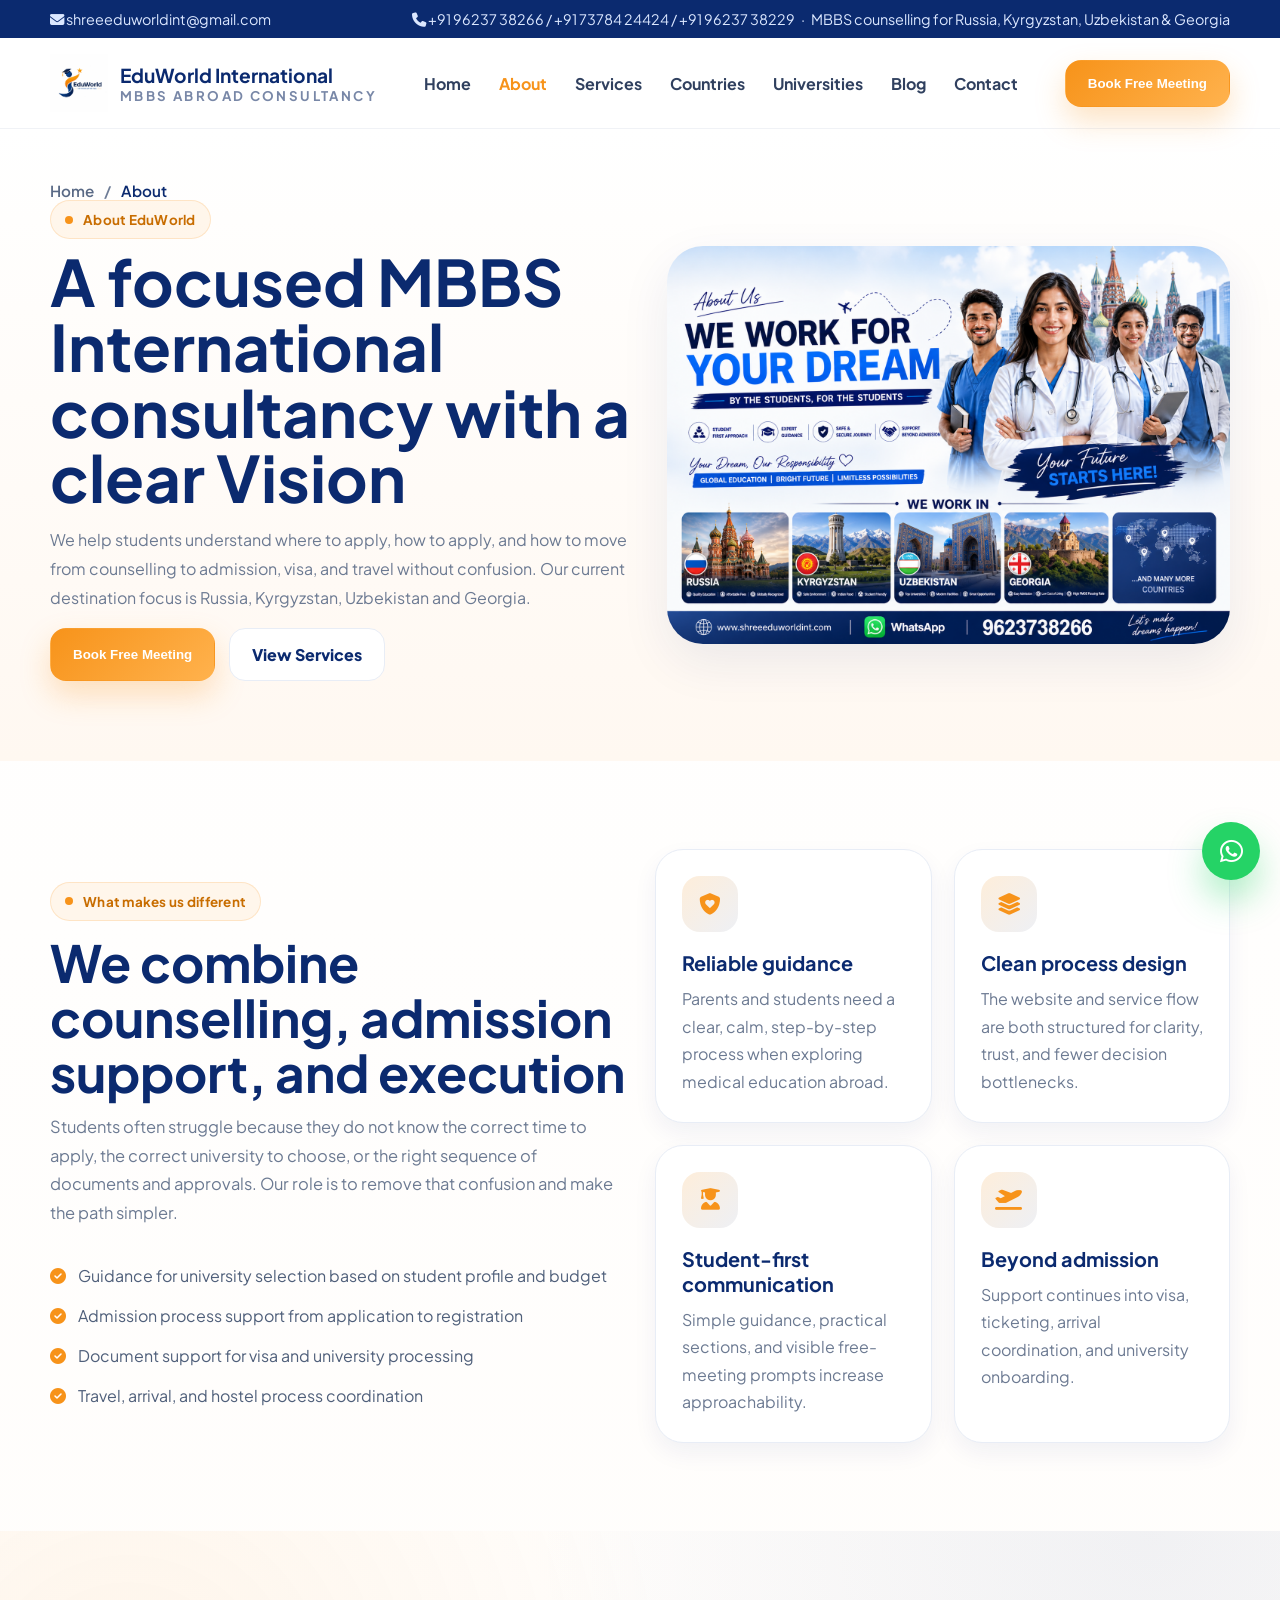
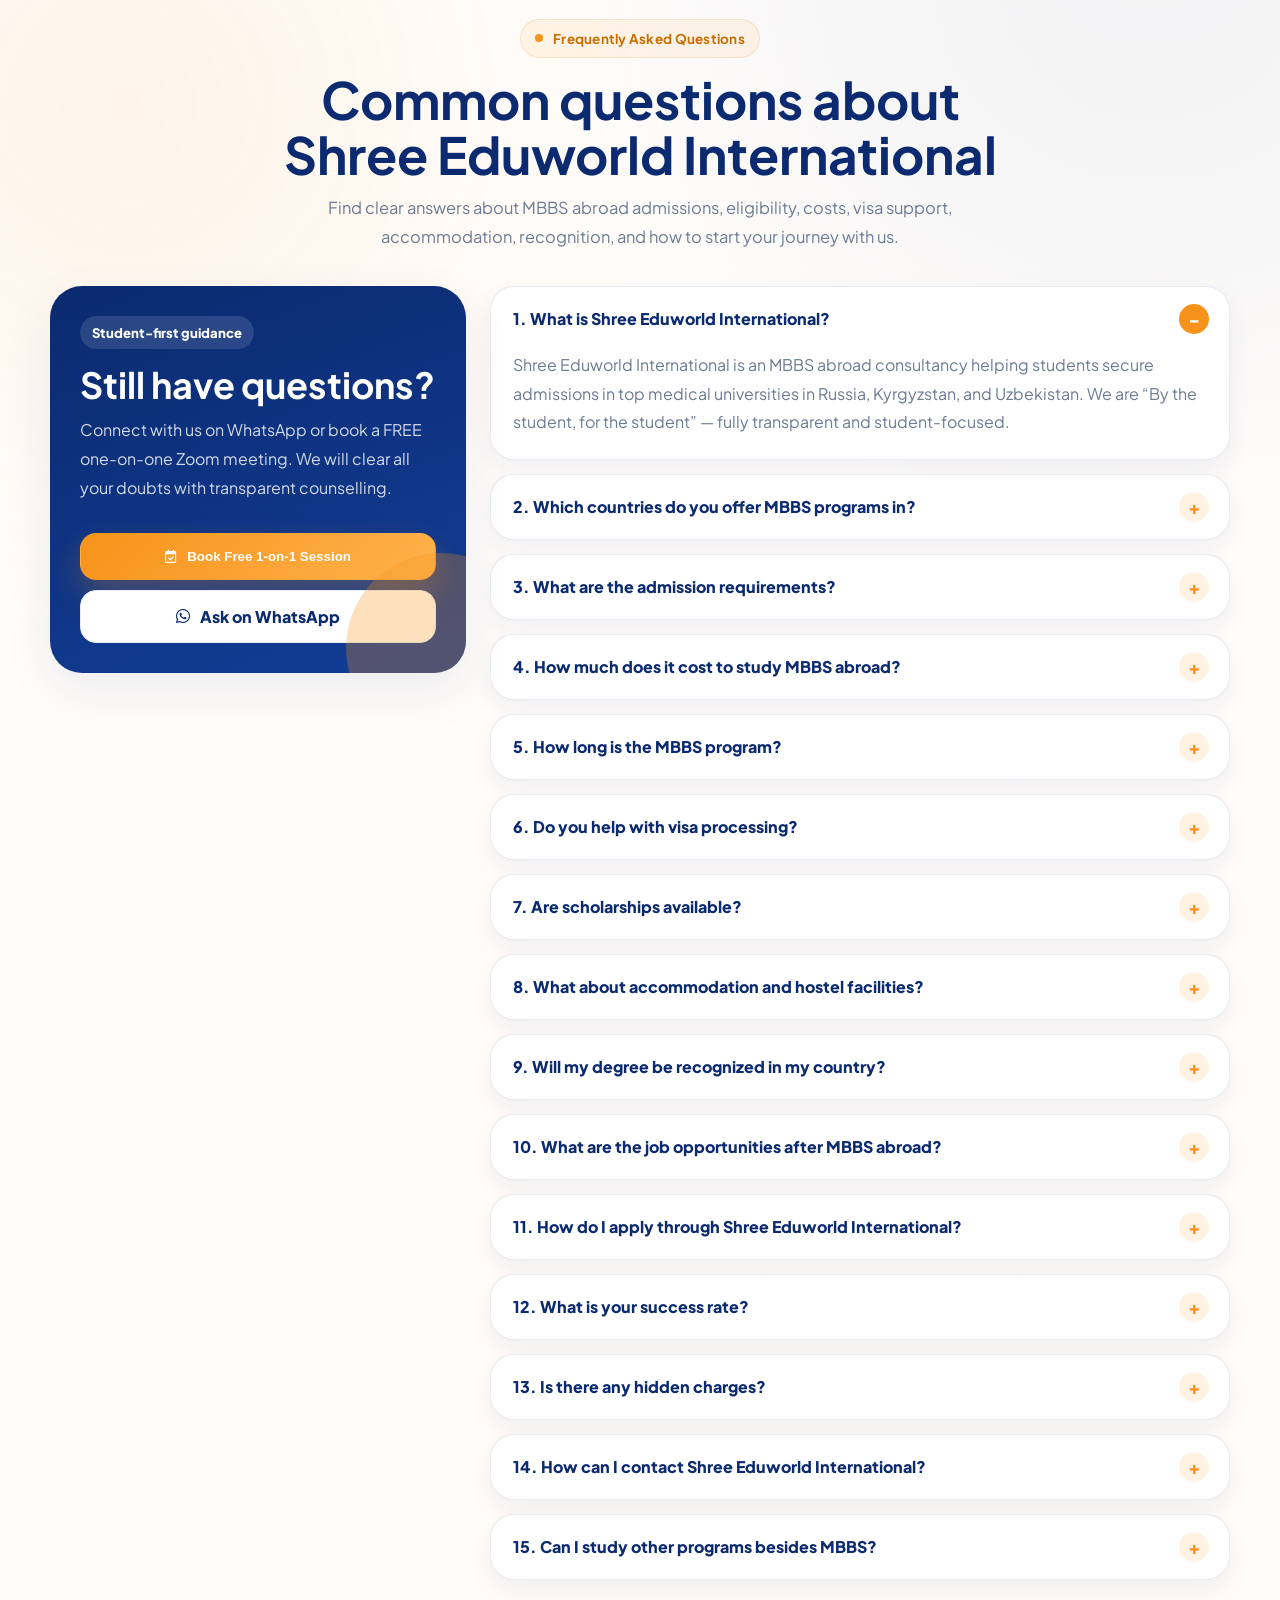
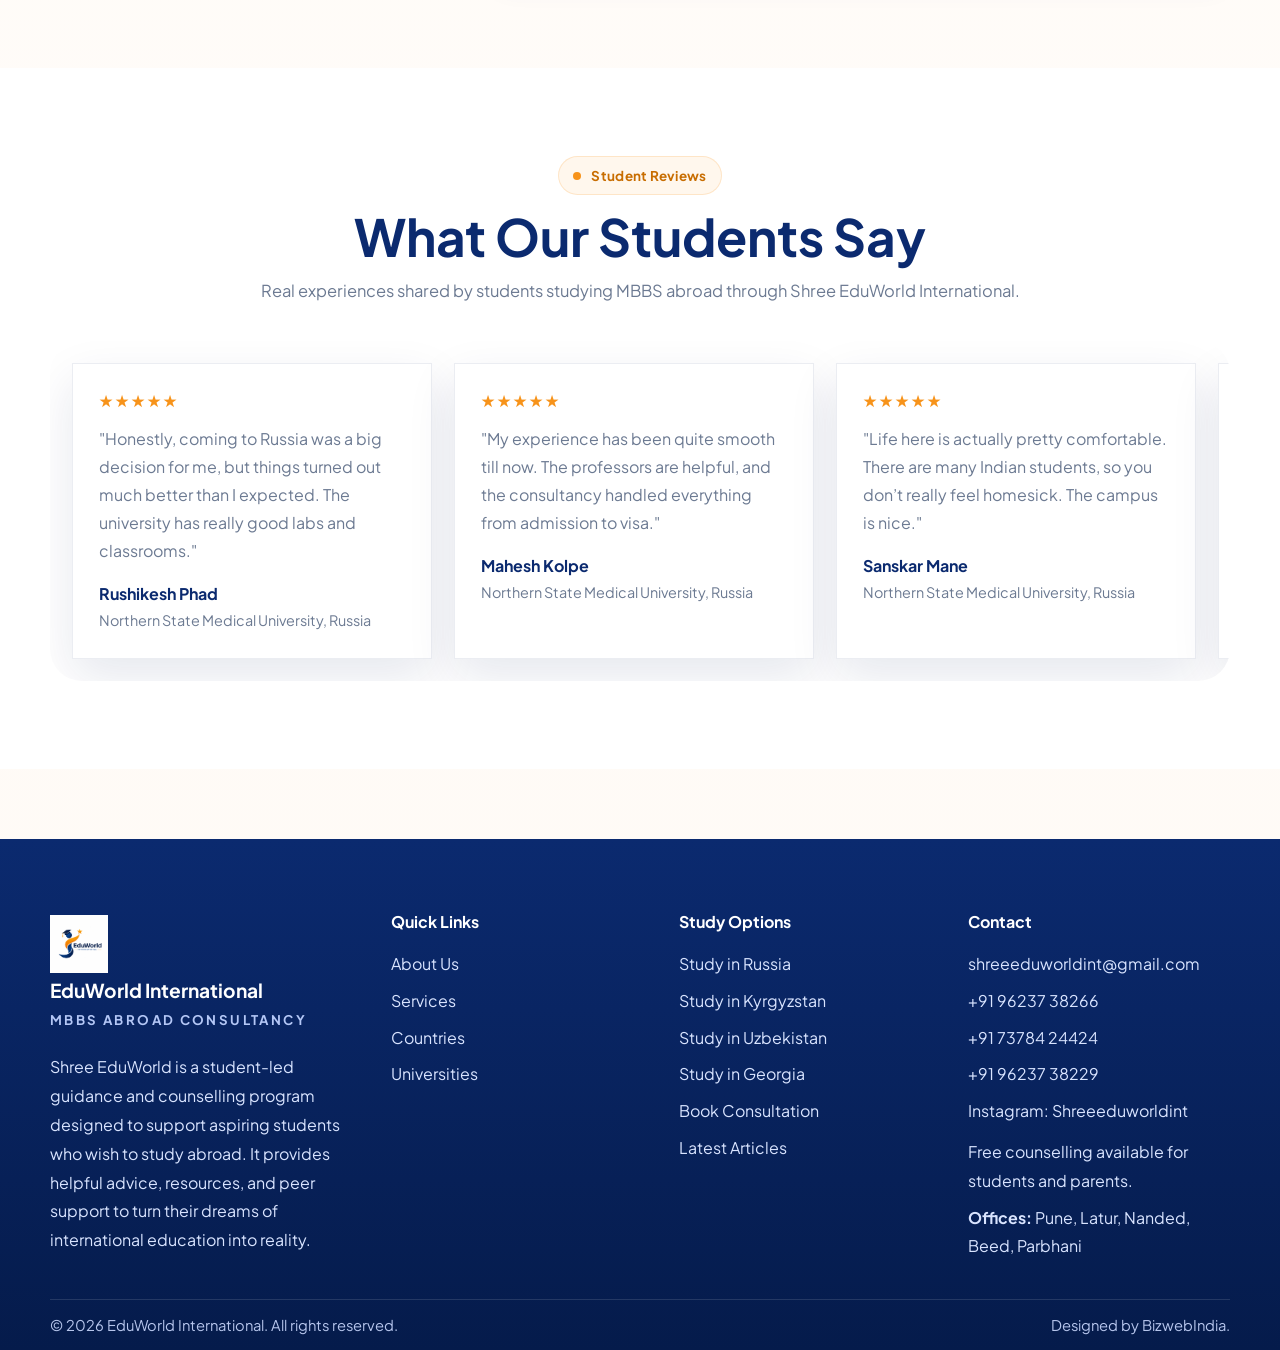
<file: about.html>
<!DOCTYPE html><html lang="en"><head><meta charset="UTF-8"><meta name="viewport" content="width=device-width, initial-scale=1.0"><title>About Shree EduWorld International | MBBS Abroad Student Guidance</title><meta name="description" content="Learn about Shree EduWorld International, a student-led MBBS abroad counselling program supporting Indian students with university selection, admission guidance, visa support and free counselling."><meta name="keywords" content="about Shree EduWorld International, MBBS abroad consultancy, student led counselling, MBBS Russia, MBBS Kyrgyzstan, MBBS Uzbekistan, MBBS Georgia"><meta name="robots" content="index, follow"><meta property="og:title" content="About Shree EduWorld International | MBBS Abroad Guidance"><meta property="og:description" content="Student-led guidance and counselling for aspiring students who want to study abroad."><meta property="og:type" content="website"><link rel="canonical" href="about.html"><link rel="preconnect" href="https://fonts.googleapis.com"><link rel="preconnect" href="https://fonts.gstatic.com" crossorigin><link href="https://fonts.googleapis.com/css2?family=Plus+Jakarta+Sans:wght@400;500;600;700;800&display=swap" rel="stylesheet"><link rel="stylesheet" href="https://cdnjs.cloudflare.com/ajax/libs/font-awesome/6.5.2/css/all.min.css"><link rel="stylesheet" href="styles.css">

<style>
.reviews-slider{overflow:hidden;position:relative;margin-top:36px;}
.reviews-track{display:flex;gap:22px;width:max-content;animation:reviewSlide 55s linear infinite;}
.reviews-slider:hover .reviews-track{animation-play-state:paused;}
.review-card{width:360px;min-height:260px;padding:26px;border-radius:0px;background:#fff;border:1px solid rgba(7,31,87,.08);box-shadow:0 18px 45px rgba(7,31,87,.10);}
.review-stars{color:#f7931a;margin-bottom:14px;letter-spacing:2px;}
.review-card p{color:var(--muted);line-height:1.75;margin:0 0 18px;}
.review-card strong{display:block;color:var(--navy);font-size:1rem;}
.review-card span{display:block;margin-top:6px;color:var(--muted);font-size:.9rem;line-height:1.5;}
@keyframes reviewSlide{from{transform:translateX(0);}to{transform:translateX(-50%);}}
@media(max-width:768px){.review-card{width:300px;min-height:280px;}}
</style>

<script type="application/ld+json">{"@context":"https://schema.org","@type":"EducationalOrganization","name":"Shree EduWorld International","description":"Student-led MBBS abroad guidance and counselling program for Indian students.","email":"shreeeduworldint@gmail.com","telephone":"+91 96237 38266","areaServed":["Pune","Latur","Nanded","Beed","Parbhani","India"],"sameAs":["https://instagram.com/Shreeeduworldint"]}</script></head><body><div class="topbar"><div class="container inner"><span><i class="fa-solid fa-envelope"></i> shreeeduworldint@gmail.com</span><span><i class="fa-solid fa-phone"></i> +91 96237 38266 / +91 73784 24424 / +91 96237 38229 &nbsp; · &nbsp; MBBS counselling for Russia, Kyrgyzstan, Uzbekistan & Georgia</span></div></div>

<header class="header"><div class="container navbar"><a class="logo" href="index.html"><img src="assets/logo.png" alt="EduWorld International logo"><div class="logo-text"><strong>EduWorld International</strong><span>MBBS Abroad Consultancy</span></div></a><nav class="nav-links"><a href="index.html" class="">Home</a><a href="about.html" class="active">About</a><a href="services.html" class="">Services</a><a href="countries.html" class="">Countries</a><a href="universities.html" class="">Universities</a><a href="blog.html" class="">Blog</a><a href="contact.html" class="">Contact</a></nav><div class="nav-actions"><button class="btn btn-primary" data-open-meeting>Book Free Meeting</button><button class="menu-btn" aria-label="Open menu"><i class="fa-solid fa-bars"></i></button></div></div></header>

<section class="page-hero"><div class="container page-hero-grid"><div><div class="breadcrumb"><a href="index.html">Home</a><span>/</span><span class="current">About</span></div><span class="eyebrow">About EduWorld</span><h1 style="font-size:4rem;">A focused MBBS International consultancy with a clear Vision</h1><p>We help students understand where to apply, how to apply, and how to move from counselling to admission, visa, and travel without confusion. Our current destination focus is Russia, Kyrgyzstan, Uzbekistan and Georgia.</p><div class="hero-actions"><button class="btn btn-primary" data-open-meeting>Book Free Meeting</button><a class="btn btn-outline" href="services.html">View Services</a></div></div><div class="page-hero-image"><img src="assets/about.PNG" alt="Global education students" style="width:100%; height:100%; object-fit:cover;"></div></div></section>

<section class="section"><div class="container split"><div><div class="section-head left"><span class="eyebrow">What makes us different</span><h2>We combine counselling, admission support, and execution</h2><p>Students often struggle because they do not know the correct time to apply, the correct university to choose, or the right sequence of documents and approvals. Our role is to remove that confusion and make the path simpler.</p></div><ul class="check-list"><li><i class="fa-solid fa-circle-check"></i><span>Guidance for university selection based on student profile and budget</span></li><li><i class="fa-solid fa-circle-check"></i><span>Admission process support from application to registration</span></li><li><i class="fa-solid fa-circle-check"></i><span>Document support for visa and university processing</span></li><li><i class="fa-solid fa-circle-check"></i><span>Travel, arrival, and hostel process coordination</span></li></ul></div><div class="grid grid-2"><div class="feature-card"><div class="icon"><i class="fa-solid fa-shield-heart"></i></div><h3>Reliable guidance</h3><p>Parents and students need a clear, calm, step-by-step process when exploring medical education abroad.</p></div><div class="feature-card"><div class="icon"><i class="fa-solid fa-layer-group"></i></div><h3>Clean process design</h3><p>The website and service flow are both structured for clarity, trust, and fewer decision bottlenecks.</p></div><div class="feature-card"><div class="icon"><i class="fa-solid fa-user-graduate"></i></div><h3>Student-first communication</h3><p>Simple guidance, practical sections, and visible free-meeting prompts increase approachability.</p></div><div class="feature-card"><div class="icon"><i class="fa-solid fa-plane-departure"></i></div><h3>Beyond admission</h3><p>Support continues into visa, ticketing, arrival coordination, and university onboarding.</p></div></div></div></section>

<section class="section faq-section" id="about-faq"><div class="container"><div class="section-head"><span class="eyebrow">Frequently Asked Questions</span><h2>Common questions about Shree Eduworld International</h2><p>Find clear answers about MBBS abroad admissions, eligibility, costs, visa support, accommodation, recognition, and how to start your journey with us.</p></div><div class="about-faq-layout"><div class="faq-intro-card"><span class="faq-label">Student-first guidance</span><h3>Still have questions?</h3><p>Connect with us on WhatsApp or book a FREE one-on-one Zoom meeting. We will clear all your doubts with transparent counselling.</p><button class="btn btn-primary" data-open-meeting><i class="fa-regular fa-calendar-check"></i> Book Free 1-on-1 Session</button><a class="btn btn-outline" href="https://wa.me/919623738266?text=Hi%20Shree%20Eduworld%20International%2C%20I%20have%20questions%20about%20MBBS%20abroad." target="_blank" rel="noopener"><i class="fa-brands fa-whatsapp"></i> Ask on WhatsApp</a></div><div class="faq-accordion"><details class="faq-detail" open><summary>1. What is Shree Eduworld International?</summary><div><p>Shree Eduworld International is an MBBS abroad consultancy helping students secure admissions in top medical universities in Russia, Kyrgyzstan, and Uzbekistan. We are “By the student, for the student” — fully transparent and student-focused.</p></div></details><details class="faq-detail"><summary>2. Which countries do you offer MBBS programs in?</summary><div><p>We provide MBBS admissions in Russia, Kyrgyzstan, and Uzbekistan.</p></div></details><details class="faq-detail"><summary>3. What are the admission requirements?</summary><div><ul><li>Minimum 50% in PCB: Physics, Chemistry, Biology</li><li>NEET qualification is mandatory for Indian students</li><li>Valid passport</li></ul></div></details><details class="faq-detail"><summary>4. How much does it cost to study MBBS abroad?</summary><div><p>The cost varies depending on the country and university. It generally includes tuition fees, hostel/accommodation, food, and living expenses. We maintain complete transparency with no hidden charges.</p></div></details><details class="faq-detail"><summary>5. How long is the MBBS program?</summary><div><p>The duration depends on the country. Kyrgyzstan generally follows 4.5 years academic plus 1 year internship, while Russia has 6 years MBBS including internship. Overall, MBBS duration is usually 5 to 6 years depending on the country.</p></div></details><details class="faq-detail"><summary>6. Do you help with visa processing?</summary><div><p>Yes, we provide complete visa assistance including documentation, application process support, and interview guidance.</p></div></details><details class="faq-detail"><summary>7. Are scholarships available?</summary><div><p>Some universities offer merit-based scholarships. We guide students based on eligibility and available options.</p></div></details><details class="faq-detail"><summary>8. What about accommodation and hostel facilities?</summary><div><ul><li>Fully furnished hostels</li><li>Indian food availability in most universities</li><li>Safe and secure environment</li></ul></div></details><details class="faq-detail"><summary>9. Will my degree be recognized in my country?</summary><div><p>Yes, the universities we recommend are recognized by WHO, NMC India, and other global medical bodies. Students must clear required licensing exams like FMGE/NEXT as applicable.</p></div></details><details class="faq-detail"><summary>10. What are the job opportunities after MBBS abroad?</summary><div><p>After completing MBBS, students can practice in their home country after clearing the required licensing exam, pursue PG abroad, or work internationally after clearing respective exams.</p></div></details><details class="faq-detail"><summary>11. How do I apply through Shree Eduworld International?</summary><div><ol><li>Contact us on WhatsApp</li><li>Attend a free counselling session</li><li>Choose your university</li><li>Submit documents</li><li>Start your admission process</li></ol></div></details><details class="faq-detail"><summary>12. What is your success rate?</summary><div><p>We have a high success rate with successful student placements every year through proper guidance and transparency.</p></div></details><details class="faq-detail"><summary>13. Is there any hidden charges?</summary><div><p>No. We follow a 100% transparent policy with no hidden fees.</p></div></details><details class="faq-detail"><summary>14. How can I contact Shree Eduworld International?</summary><div><p>You can connect via WhatsApp, book a FREE 1-on-1 Zoom session, or tap the contact icons provided on the website.</p></div></details><details class="faq-detail"><summary>15. Can I study other programs besides MBBS?</summary><div><p>Yes, we also guide students for other international programs based on their interests and eligibility.</p></div></details></div></div></div></section>

<section class="section student-reviews" style="background:#fff">
  <div class="container">
    <div class="section-head">
      <span class="eyebrow">Student Reviews</span>
      <h2>What Our Students Say</h2>
      <p>Real experiences shared by students studying MBBS abroad through Shree EduWorld International.</p>
    </div>

    <div class="reviews-slider">
      <div class="reviews-track">
        <div class="review-card"><div class="review-stars">★★★★★</div><p>"Honestly, coming to Russia was a big decision for me, but things turned out much better than I expected. The university has really good labs and classrooms."</p><strong>Rushikesh Phad</strong><span>Northern State Medical University, Russia</span></div>
        <div class="review-card"><div class="review-stars">★★★★★</div><p>"My experience has been quite smooth till now. The professors are helpful, and the consultancy handled everything from admission to visa."</p><strong>Mahesh Kolpe</strong><span>Northern State Medical University, Russia</span></div>
        <div class="review-card"><div class="review-stars">★★★★★</div><p>"Life here is actually pretty comfortable. There are many Indian students, so you don’t really feel homesick. The campus is nice."</p><strong>Sanskar Mane</strong><span>Northern State Medical University, Russia</span></div>
        <div class="review-card"><div class="review-stars">★★★★★</div><p>"Studying in Kyrgyzstan has been a good experience so far. The cost of living is affordable, and the consultancy helped me choose based on my budget."</p><strong>Rushikesh Tandle</strong><span>Osh State Medical University, Kyrgyzstan</span></div>
        <div class="review-card"><div class="review-stars">★★★★★</div><p>"I was nervous before coming here, but things settled down quickly. There are many Indian students around, and overall it’s comfortable."</p><strong>Sanchi Turukmare</strong><span>Jalalabad International Medical University, Kyrgyzstan</span></div>
        <div class="review-card"><div class="review-stars">★★★★★</div><p>"Uzbekistan is actually a nice place for MBBS. The classes are in English, teachers are supportive, and admission was very smooth."</p><strong>Sai Sudharsanam</strong><span>Asia International University, Uzbekistan</span></div>
        <div class="review-card"><div class="review-stars">★★★★★</div><p>"The university has really good facilities, especially for practical learning. We get proper hospital exposure, which is very important."</p><strong>Gaurav Munde</strong><span>Tambov State Medical University, Russia</span></div>
        <div class="review-card"><div class="review-stars">★★★★★</div><p>"Adjusting to a new country was not easy at first, but slowly everything became normal. The university has modern classrooms and helpful faculty."</p><strong>Sandhya Devkate</strong><span>Northwestern State Medical University, Russia</span></div>
        <div class="review-card"><div class="review-stars">★★★★★</div><p>"It’s been a good learning experience. The environment is safe, facilities are decent, and the consultancy team gave me confidence."</p><strong>Sumit Kanthale</strong><span>Amur State Medical University, Russia</span></div>
        <div class="review-card"><div class="review-stars">★★★★★</div><p>"I feel comfortable studying here. The environment is friendly, and there are many Indian students. The admission process was smooth."</p><strong>Heena Shaikh</strong><span>ISM Bishkek, Kyrgyzstan</span></div>
        <div class="review-card"><div class="review-stars">★★★★★</div><p>"Everything has been going well. The university provides good education and practical training. I’m satisfied with my choice."</p><strong>Ranjit Sharma</strong><span>Tver State Medical University, Russia</span></div>
        <div class="review-card"><div class="review-stars">★★★★★</div><p>"My experience has been positive overall. The infrastructure is good, and studies are going well. The support made settling easier."</p><strong>Sandesh Sarode</strong><span>North Ossetian State Medical University, Russia</span></div>

        <div class="review-card"><div class="review-stars">★★★★★</div><p>"Honestly, coming to Russia was a big decision for me, but things turned out much better than I expected. The university has really good labs and classrooms."</p><strong>Rushikesh Phad</strong><span>Northern State Medical University, Russia</span></div>
        <div class="review-card"><div class="review-stars">★★★★★</div><p>"My experience has been quite smooth till now. The professors are helpful, and the consultancy handled everything from admission to visa."</p><strong>Mahesh Kolpe</strong><span>Northern State Medical University, Russia</span></div>
        <div class="review-card"><div class="review-stars">★★★★★</div><p>"Life here is actually pretty comfortable. There are many Indian students, so you don’t really feel homesick. The campus is nice."</p><strong>Sanskar Mane</strong><span>Northern State Medical University, Russia</span></div>
      </div>
    </div>
  </div>
</section>

<footer class="footer" style="overflow:hidden;padding-left:0;padding-right:0;"><div class="container footer-grid"><div class="brand"><a class="logo" href="index.html"><img src="assets/logo.png" alt="EduWorld International logo"><div class="logo-text"><strong style="color:#fff">EduWorld International</strong><span style="color:#b4c7f6">MBBS Abroad Consultancy</span></div></a><p style="margin-top:18px">Shree EduWorld is a student-led guidance and counselling program designed to support aspiring students who wish to study abroad. It provides helpful advice, resources, and peer support to turn their dreams of international education into reality.</p></div><div><h4>Quick Links</h4><a href="about.html">About Us</a><a href="services.html">Services</a><a href="countries.html">Countries</a><a href="universities.html">Universities</a></div><div><h4>Study Options</h4><a href="study-in-russia.html">Study in Russia</a><a href="study-in-kyrgyzstan.html">Study in Kyrgyzstan</a><a href="study-in-uzbekistan.html">Study in Uzbekistan</a><a href="study-in-georgia.html">Study in Georgia</a><a href="contact.html">Book Consultation</a><a href="blog.html">Latest Articles</a></div><div><h4>Contact</h4><a href="mailto:shreeeduworldint@gmail.com">shreeeduworldint@gmail.com</a><a href="tel:+919623738266">+91 96237 38266</a><a href="tel:+917378424424">+91 73784 24424</a><a href="tel:+919623738229">+91 96237 38229</a><a href="https://instagram.com/Shreeeduworldint" target="_blank">Instagram: Shreeeduworldint</a><p style="margin:8px 0 0">Free counselling available for students and parents.</p><p style="margin:8px 0 0"><strong>Offices:</strong> Pune, Latur, Nanded, Beed, Parbhani</p></div></div><div class="container subfooter"><span>© 2026 EduWorld International. All rights reserved.</span><span>Designed by BizwebIndia.</span></div></footer>

<a class="whatsapp" href="https://wa.me/919623738266?text=Hi%20EduWorld%20International%2C%20I%20want%20free%20MBBS%20counselling." target="_blank" rel="noopener" aria-label="WhatsApp"><i class="fa-brands fa-whatsapp"></i></a>

<div class="modal-backdrop" id="meetingModal">
  <div class="modal">
    <button class="modal-close" aria-label="Close"><i class="fa-solid fa-xmark"></i></button>
    <div class="modal-side">
      <div>
        <span class="eyebrow" style="background:rgba(255,255,255,.12);border-color:rgba(255,255,255,.14);color:#fff">Free consultation</span>
        <h3>Book your free MBBS counselling meeting</h3>
        <p>Speak with our team for university selection, eligibility review, documentation planning, and visa guidance for Russia, Kyrgyzstan, Uzbekistan or Georgia.</p>
      </div>
    </div>
    <div class="contact-card" style="box-shadow:none">
      <h3 style="margin:0 0 12px;color:var(--navy)">Schedule a callback</h3>
      <p style="margin:0 0 18px;color:var(--muted)">Fill in your details and our team will contact you.</p>
      <form id="meetingForm" class="form-grid">
        <input class="control" name="name" placeholder="Student name" required>
        <input class="control" name="phone" placeholder="Phone number" required>
        <input class="control full" name="email" placeholder="Email address">
        <select class="control" name="country">
          <option>Interested country</option>
          <option>Russia</option>
          <option>Kyrgyzstan</option>
          <option>Uzbekistan</option>
          <option>Georgia</option>
        </select>
        <input class="control" name="date" type="date" aria-label="Preferred meeting date">
        <input class="control" name="time" type="time" aria-label="Preferred meeting time">
        <textarea class="control full" name="message" rows="5" placeholder="Tell us your class, NEET status, preferred budget and questions"></textarea>
        <div class="booking-options full">
          <button class="btn btn-primary" type="submit">
            <i class="fa-brands fa-whatsapp"></i> Send on WhatsApp
          </button>
        </div>
      </form>
    </div>
  </div>
</div><div class="notice" id="notice">Thanks. Your meeting request has been captured.</div><script src="script.js"></script></body></html>
</file>
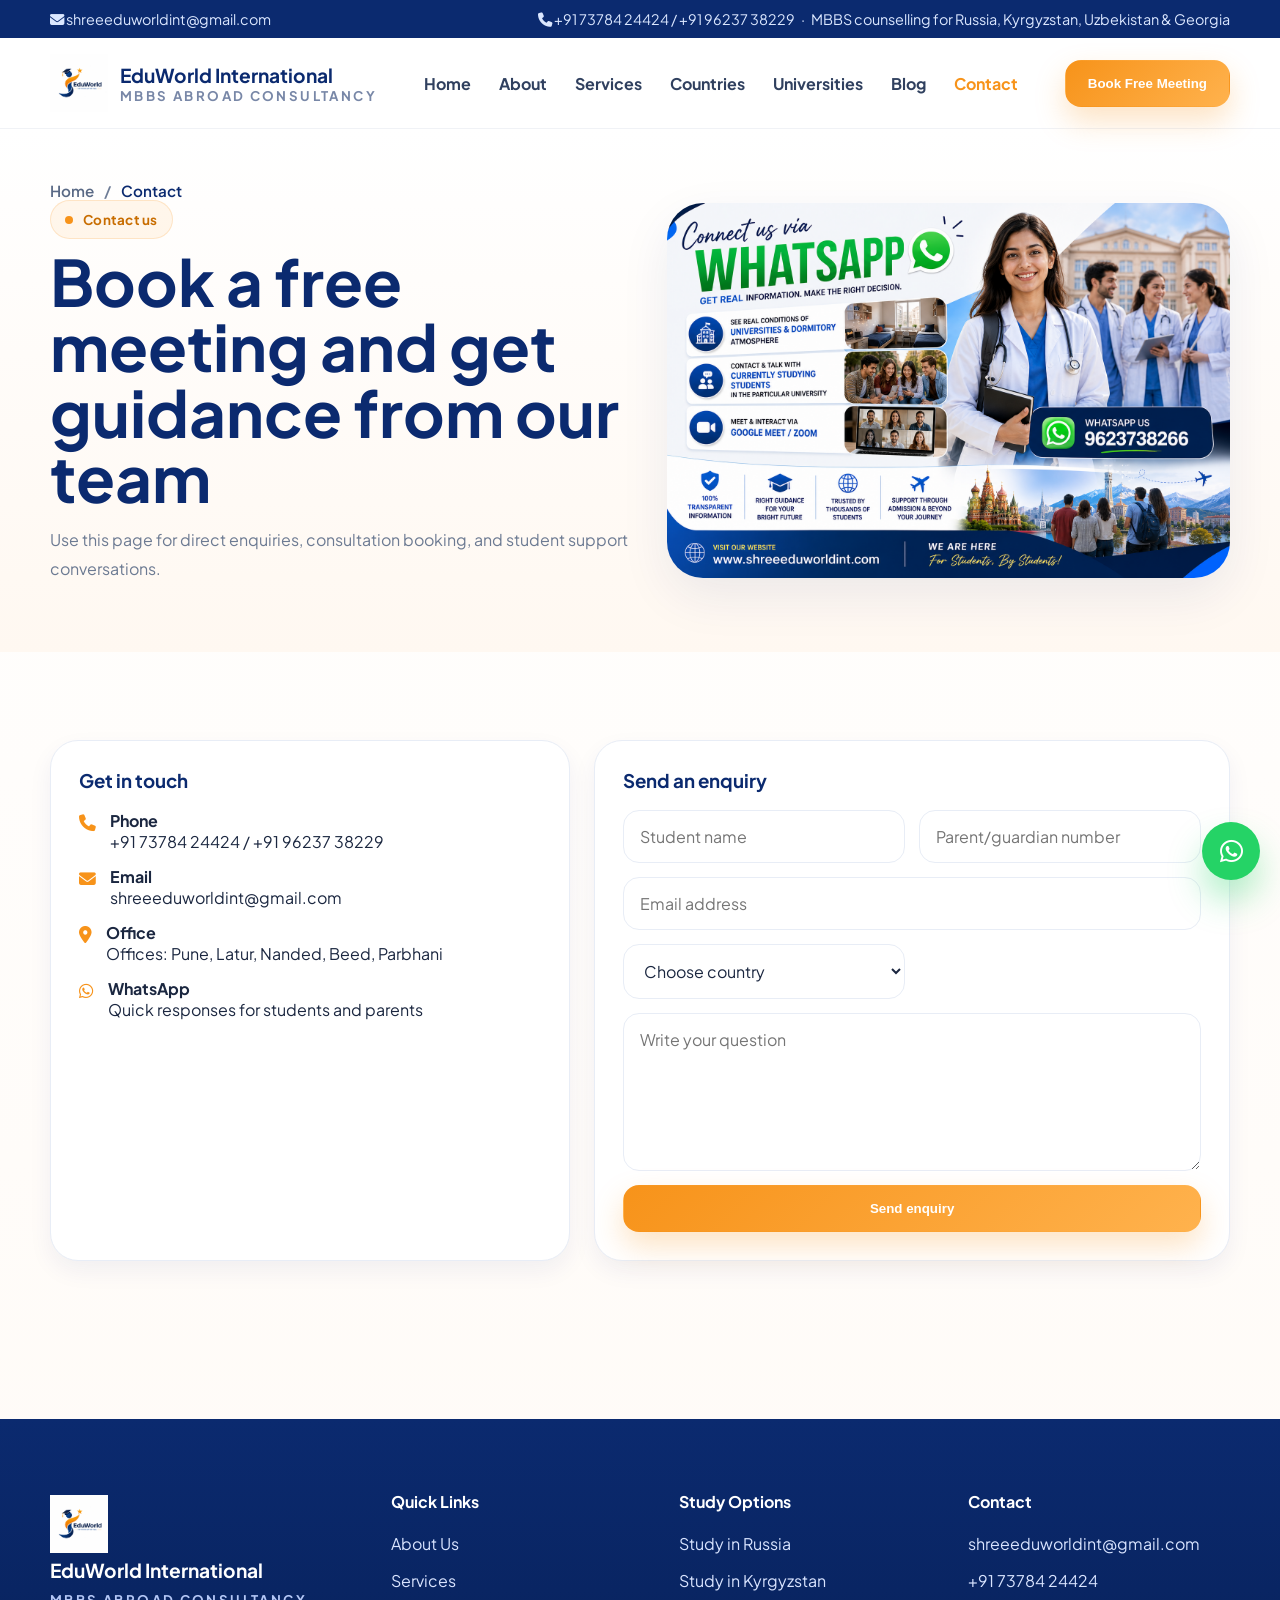
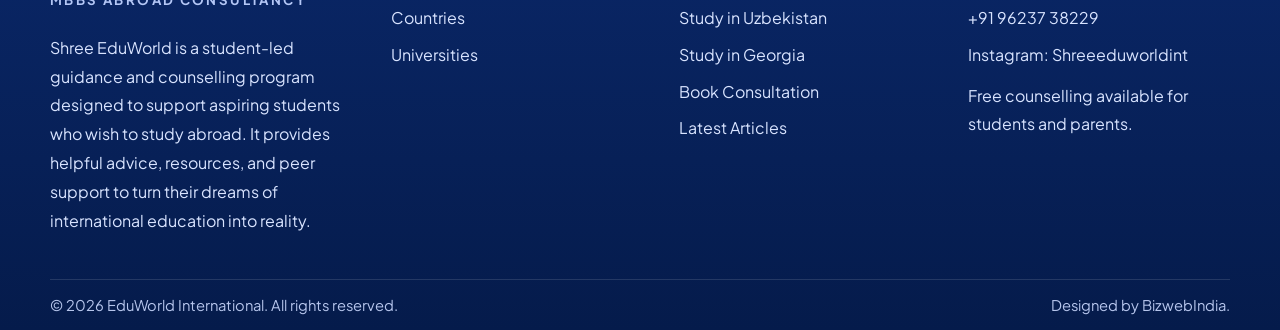
<file: contact.html>
<!DOCTYPE html><html lang="en"><head><meta charset="UTF-8"><meta name="viewport" content="width=device-width, initial-scale=1.0"><title>Contact | EduWorld International</title><meta name="description" content="EduWorld International helps students explore MBBS in Russia, Kyrgyzstan, Uzbekistan and Georgia with counselling, admission support, visa guidance, and free consultation meetings."><link rel="preconnect" href="https://fonts.googleapis.com"><link rel="preconnect" href="https://fonts.gstatic.com" crossorigin><link href="https://fonts.googleapis.com/css2?family=Plus+Jakarta+Sans:wght@400;500;600;700;800&display=swap" rel="stylesheet"><link rel="stylesheet" href="https://cdnjs.cloudflare.com/ajax/libs/font-awesome/6.5.2/css/all.min.css"><link rel="stylesheet" href="styles.css"></head><body><div class="topbar"><div class="container inner"><span><i class="fa-solid fa-envelope"></i> shreeeduworldint@gmail.com</span><span><i class="fa-solid fa-phone"></i> +91 73784 24424 / +91 96237 38229 &nbsp; · &nbsp; MBBS counselling for Russia, Kyrgyzstan, Uzbekistan & Georgia</span></div></div>
<header class="header"><div class="container navbar"><a class="logo" href="index.html"><img src="assets/logo.png" alt="EduWorld International logo"><div class="logo-text"><strong>EduWorld International</strong><span>MBBS Abroad Consultancy</span></div></a><nav class="nav-links"><a href="index.html" class="">Home</a><a href="about.html" class="">About</a><a href="services.html" class="">Services</a><a href="countries.html" class="">Countries</a><a href="universities.html" class="">Universities</a><a href="blog.html" class="">Blog</a><a href="contact.html" class="active">Contact</a></nav><div class="nav-actions"><button class="btn btn-primary" data-open-meeting>Book Free Meeting</button><button class="menu-btn" aria-label="Open menu"><i class="fa-solid fa-bars"></i></button></div></div></header><section class="page-hero"><div class="container page-hero-grid"><div><div class="breadcrumb"><a href="index.html">Home</a><span>/</span><span class="current">Contact</span></div><span class="eyebrow">Contact us</span><h1>Book a free meeting and get guidance from our team</h1><p>Use this page for direct enquiries, consultation booking, and student support conversations.</p></div><div class="page-hero-image"><img src="assets/contact.PNG" alt="Contact" style="width:100%; height:100%; object-fit:cover;"></div></div></section>
<section class="section"><div class="container contact-grid"><div class="contact-card"><h3 style="margin-top:0;color:var(--navy)">Get in touch</h3><div class="contact-list"><div class="contact-item"><i class="fa-solid fa-phone"></i><div><strong>Phone</strong><div>+91 73784 24424 / +91 96237 38229</div></div></div><div class="contact-item"><i class="fa-solid fa-envelope"></i><div><strong>Email</strong><div>shreeeduworldint@gmail.com</div></div></div><div class="contact-item"><i class="fa-solid fa-location-dot"></i><div><strong>Office</strong><div>Offices: Pune, Latur, Nanded, Beed, Parbhani</div></div></div><div class="contact-item"><i class="fa-brands fa-whatsapp"></i><div><strong>WhatsApp</strong><div>Quick responses for students and parents</div></div></div></div></div><div class="contact-card"><h3 style="margin-top:0;color:var(--navy)">Send an enquiry</h3><form class="form-grid"><input class="control" placeholder="Student name"><input class="control" placeholder="Parent/guardian number"><input class="control full" placeholder="Email address"><select class="control"><option>Choose country</option><option>Russia</option><option>Kyrgyzstan</option><option>Uzbekistan</option><option>Georgia</option></select><textarea class="control full" rows="6" placeholder="Write your question"></textarea><button class="btn btn-primary full" type="button" data-open-meeting>Send enquiry</button></form></div></div></section><footer class="footer"><div class="container footer-grid"><div class="brand"><a class="logo" href="index.html"><img src="assets/logo.png" alt="EduWorld International logo"><div class="logo-text"><strong style="color:#fff">EduWorld International</strong><span style="color:#b4c7f6">MBBS Abroad Consultancy</span></div></a><p style="margin-top:18px">Shree EduWorld is a student-led guidance and counselling program designed to support aspiring students who wish to study abroad. It provides helpful advice, resources, and peer support to turn their dreams of international education into reality.</p></div><div><h4>Quick Links</h4><a href="about.html">About Us</a><a href="services.html">Services</a><a href="countries.html">Countries</a><a href="universities.html">Universities</a></div><div><h4>Study Options</h4><a href="study-in-russia.html">Study in Russia</a><a href="study-in-kyrgyzstan.html">Study in Kyrgyzstan</a><a href="study-in-uzbekistan.html">Study in Uzbekistan</a><a href="study-in-georgia.html">Study in Georgia</a><a href="contact.html">Book Consultation</a><a href="blog.html">Latest Articles</a></div><div><h4>Contact</h4><a href="mailto:shreeeduworldint@gmail.com">shreeeduworldint@gmail.com</a><a href="tel:+917378424424">+91 73784 24424</a><a href="tel:+919623738229">+91 96237 38229</a><a href="https://instagram.com/Shreeeduworldint" target="_blank">Instagram: Shreeeduworldint</a><p style="margin:8px 0 0">Free counselling available for students and parents.</p></div></div><div class="container subfooter"><span>© 2026 EduWorld International. All rights reserved.</span><span>Designed by BizwebIndia.</span></div></footer><a class="whatsapp" href="https://wa.me/919623738266?text=Hi%20EduWorld%20International%2C%20I%20want%20free%20MBBS%20counselling." target="_blank" rel="noopener" aria-label="WhatsApp"><i class="fa-brands fa-whatsapp"></i></a>
<div class="modal-backdrop" id="meetingModal">
  <div class="modal">
    <button class="modal-close" aria-label="Close"><i class="fa-solid fa-xmark"></i></button>
    <div class="modal-side">
      <div>
        <span class="eyebrow" style="background:rgba(255,255,255,.12);border-color:rgba(255,255,255,.14);color:#fff">Free consultation</span>
        <h3>Book your free MBBS counselling meeting</h3>
        <p>Speak with our team for university selection, eligibility review, documentation planning, and visa guidance for Russia, Kyrgyzstan, Uzbekistan or Georgia.</p>
      </div>
    </div>
    <div class="contact-card" style="box-shadow:none">
      <h3 style="margin:0 0 12px;color:var(--navy)">Schedule a callback</h3>
      <p style="margin:0 0 18px;color:var(--muted)">Fill in your details and our team will contact you.</p>
      <form id="meetingForm" class="form-grid">
        <input class="control" name="name" placeholder="Student name" required>
        <input class="control" name="phone" placeholder="Phone number" required>
        <input class="control full" name="email" placeholder="Email address">
        <select class="control" name="country">
          <option>Interested country</option>
          <option>Russia</option>
          <option>Kyrgyzstan</option>
          <option>Uzbekistan</option>
          <option>Georgia</option>
        </select>
        <input class="control" name="date" type="date" aria-label="Preferred meeting date">
        <input class="control" name="time" type="time" aria-label="Preferred meeting time">
        <textarea class="control full" name="message" rows="5" placeholder="Tell us your class, NEET status, preferred budget and questions"></textarea>
        <div class="booking-options full">
          <button class="btn btn-primary" type="submit">
            <i class="fa-brands fa-whatsapp"></i> Send on WhatsApp
          </button>
        </div>
      </form>
    </div>
  </div>
</div><div class="notice" id="notice">Thanks. Your meeting request has been captured.</div><script src="script.js"></script></body></html>
</file>
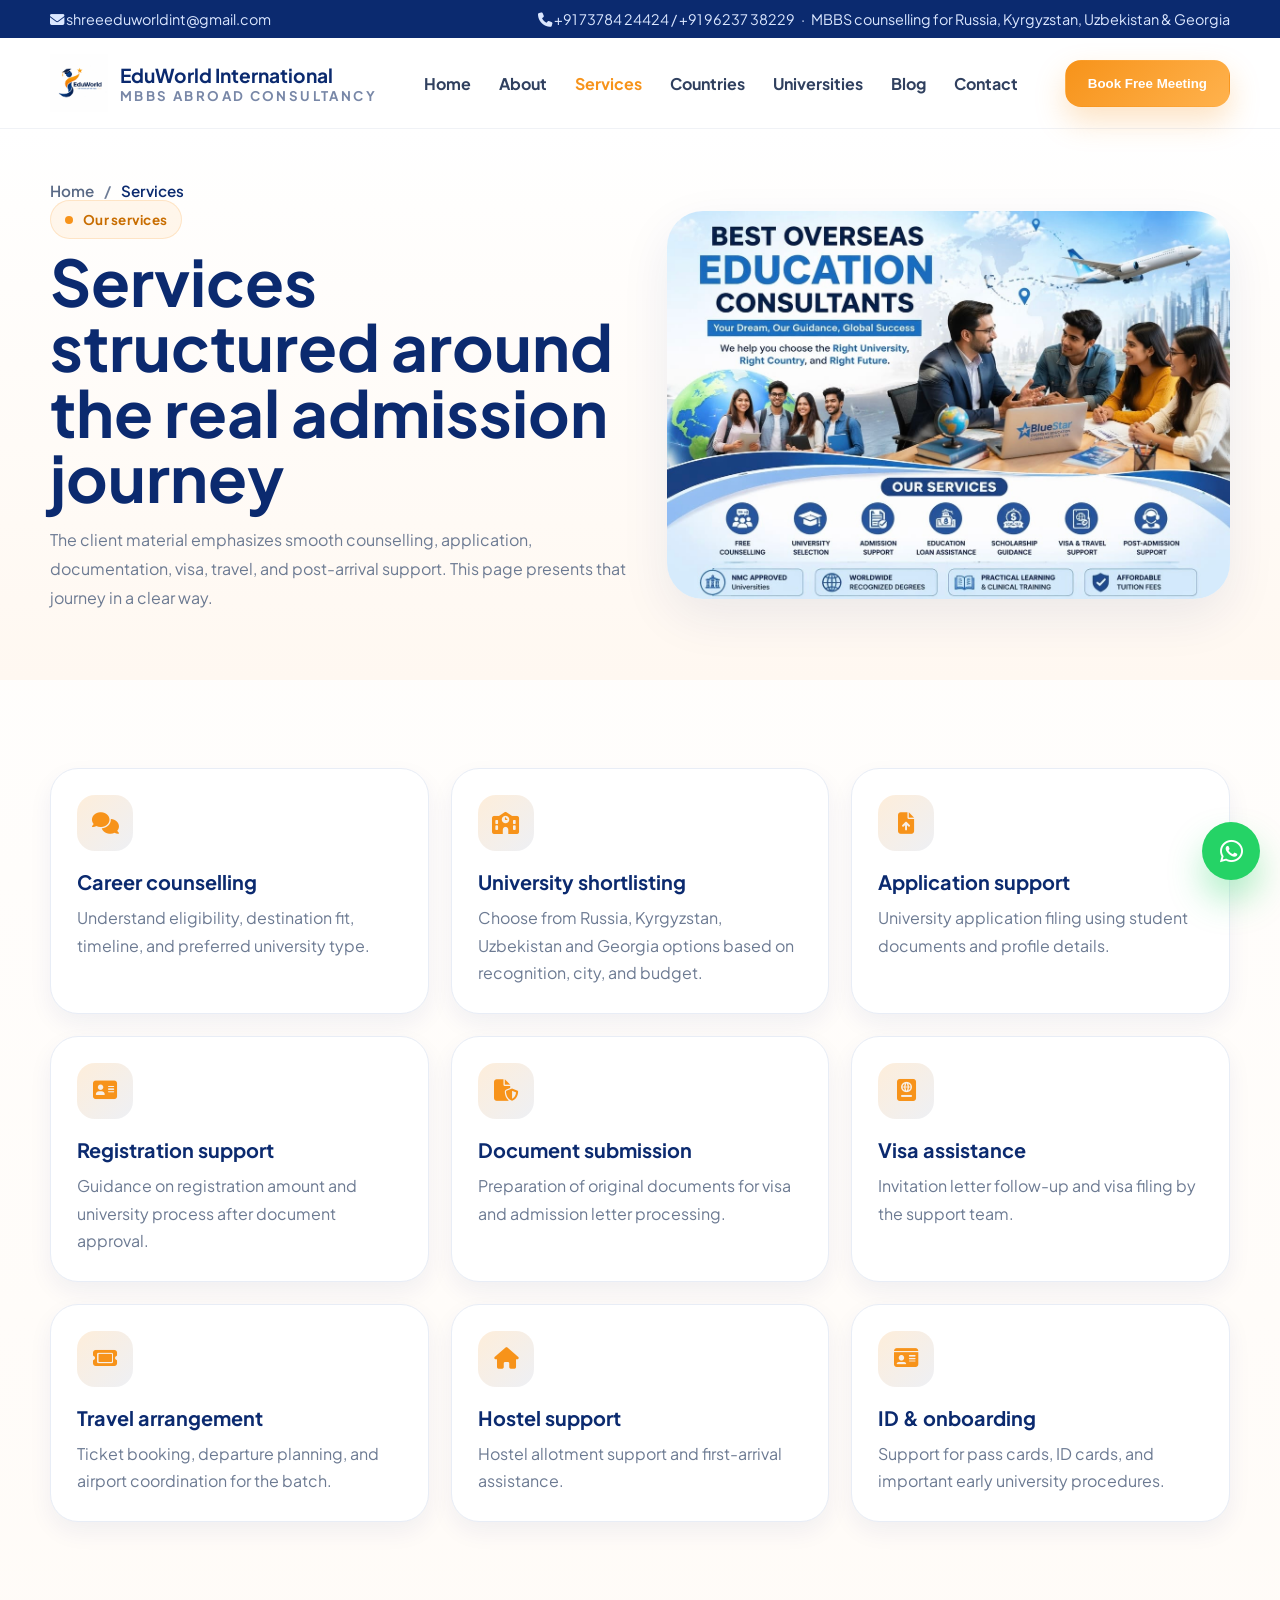
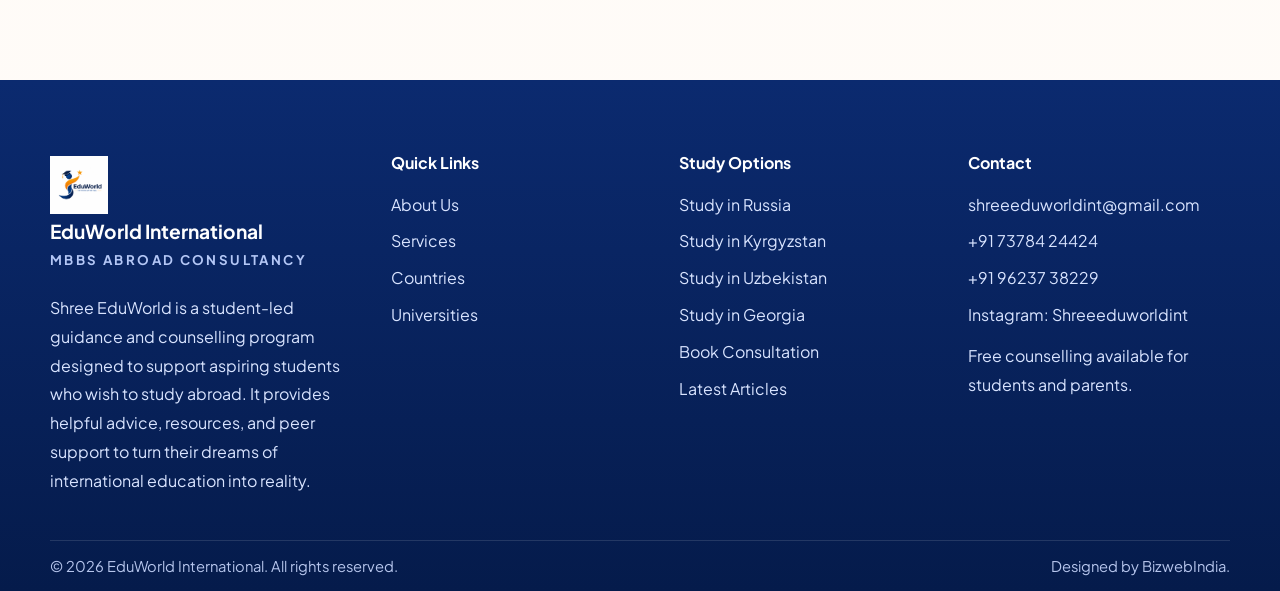
<file: services.html>
<!DOCTYPE html><html lang="en"><head><meta charset="UTF-8"><meta name="viewport" content="width=device-width, initial-scale=1.0"><title>Services | EduWorld International</title><meta name="description" content="EduWorld International helps students explore MBBS in Russia, Kyrgyzstan, Uzbekistan and Georgia with counselling, admission support, visa guidance, and free consultation meetings."><link rel="preconnect" href="https://fonts.googleapis.com"><link rel="preconnect" href="https://fonts.gstatic.com" crossorigin><link href="https://fonts.googleapis.com/css2?family=Plus+Jakarta+Sans:wght@400;500;600;700;800&display=swap" rel="stylesheet"><link rel="stylesheet" href="https://cdnjs.cloudflare.com/ajax/libs/font-awesome/6.5.2/css/all.min.css"><link rel="stylesheet" href="styles.css"></head><body><div class="topbar"><div class="container inner"><span><i class="fa-solid fa-envelope"></i> shreeeduworldint@gmail.com</span><span><i class="fa-solid fa-phone"></i> +91 73784 24424 / +91 96237 38229 &nbsp; · &nbsp; MBBS counselling for Russia, Kyrgyzstan, Uzbekistan & Georgia</span></div></div>
<header class="header"><div class="container navbar"><a class="logo" href="index.html"><img src="assets/logo.png" alt="EduWorld International logo"><div class="logo-text"><strong>EduWorld International</strong><span>MBBS Abroad Consultancy</span></div></a><nav class="nav-links"><a href="index.html" class="">Home</a><a href="about.html" class="">About</a><a href="services.html" class="active">Services</a><a href="countries.html" class="">Countries</a><a href="universities.html" class="">Universities</a><a href="blog.html" class="">Blog</a><a href="contact.html" class="">Contact</a></nav><div class="nav-actions"><button class="btn btn-primary" data-open-meeting>Book Free Meeting</button><button class="menu-btn" aria-label="Open menu"><i class="fa-solid fa-bars"></i></button></div></div></header><section class="page-hero"><div class="container page-hero-grid"><div><div class="breadcrumb"><a href="index.html">Home</a><span>/</span><span class="current">Services</span></div><span class="eyebrow">Our services</span><h1>Services structured around the real admission journey</h1><p>The client material emphasizes smooth counselling, application, documentation, visa, travel, and post-arrival support. This page presents that journey in a clear way.</p></div><div class="page-hero-image"><img src="assets/IMG_1135.JPG.jpeg" 
     alt="Medical students international"
     style="width:100%; height:100%; object-fit:contain;"></div></div></section>
<section class="section"><div class="container grid grid-3"><div class="service-card"><div class="icon"><i class="fa-solid fa-comments"></i></div><h3>Career counselling</h3><p>Understand eligibility, destination fit, timeline, and preferred university type.</p></div><div class="service-card"><div class="icon"><i class="fa-solid fa-school"></i></div><h3>University shortlisting</h3><p>Choose from Russia, Kyrgyzstan, Uzbekistan and Georgia options based on recognition, city, and budget.</p></div><div class="service-card"><div class="icon"><i class="fa-solid fa-file-arrow-up"></i></div><h3>Application support</h3><p>University application filing using student documents and profile details.</p></div><div class="service-card"><div class="icon"><i class="fa-solid fa-address-card"></i></div><h3>Registration support</h3><p>Guidance on registration amount and university process after document approval.</p></div><div class="service-card"><div class="icon"><i class="fa-solid fa-file-shield"></i></div><h3>Document submission</h3><p>Preparation of original documents for visa and admission letter processing.</p></div><div class="service-card"><div class="icon"><i class="fa-solid fa-passport"></i></div><h3>Visa assistance</h3><p>Invitation letter follow-up and visa filing by the support team.</p></div><div class="service-card"><div class="icon"><i class="fa-solid fa-ticket"></i></div><h3>Travel arrangement</h3><p>Ticket booking, departure planning, and airport coordination for the batch.</p></div><div class="service-card"><div class="icon"><i class="fa-solid fa-house"></i></div><h3>Hostel support</h3><p>Hostel allotment support and first-arrival assistance.</p></div><div class="service-card"><div class="icon"><i class="fa-solid fa-id-card"></i></div><h3>ID & onboarding</h3><p>Support for pass cards, ID cards, and important early university procedures.</p></div></div></section><footer class="footer"><div class="container footer-grid"><div class="brand"><a class="logo" href="index.html"><img src="assets/logo.png" alt="EduWorld International logo"><div class="logo-text"><strong style="color:#fff">EduWorld International</strong><span style="color:#b4c7f6">MBBS Abroad Consultancy</span></div></a><p style="margin-top:18px">Shree EduWorld is a student-led guidance and counselling program designed to support aspiring students who wish to study abroad. It provides helpful advice, resources, and peer support to turn their dreams of international education into reality.</p></div><div><h4>Quick Links</h4><a href="about.html">About Us</a><a href="services.html">Services</a><a href="countries.html">Countries</a><a href="universities.html">Universities</a></div><div><h4>Study Options</h4><a href="study-in-russia.html">Study in Russia</a><a href="study-in-kyrgyzstan.html">Study in Kyrgyzstan</a><a href="study-in-uzbekistan.html">Study in Uzbekistan</a><a href="study-in-georgia.html">Study in Georgia</a><a href="contact.html">Book Consultation</a><a href="blog.html">Latest Articles</a></div><div><h4>Contact</h4><a href="mailto:shreeeduworldint@gmail.com">shreeeduworldint@gmail.com</a><a href="tel:+917378424424">+91 73784 24424</a><a href="tel:+919623738229">+91 96237 38229</a><a href="https://instagram.com/Shreeeduworldint" target="_blank">Instagram: Shreeeduworldint</a><p style="margin:8px 0 0">Free counselling available for students and parents.</p></div></div><div class="container subfooter"><span>© 2026 EduWorld International. All rights reserved.</span><span>Designed by BizwebIndia.</span></div></footer><a class="whatsapp" href="https://wa.me/919623738266?text=Hi%20EduWorld%20International%2C%20I%20want%20free%20MBBS%20counselling." target="_blank" rel="noopener" aria-label="WhatsApp"><i class="fa-brands fa-whatsapp"></i></a>
<div class="modal-backdrop" id="meetingModal">
  <div class="modal">
    <button class="modal-close" aria-label="Close"><i class="fa-solid fa-xmark"></i></button>
    <div class="modal-side">
      <div>
        <span class="eyebrow" style="background:rgba(255,255,255,.12);border-color:rgba(255,255,255,.14);color:#fff">Free consultation</span>
        <h3>Book your free MBBS counselling meeting</h3>
        <p>Speak with our team for university selection, eligibility review, documentation planning, and visa guidance for Russia, Kyrgyzstan, Uzbekistan or Georgia.</p>
      </div>
    </div>
    <div class="contact-card" style="box-shadow:none">
      <h3 style="margin:0 0 12px;color:var(--navy)">Schedule a callback</h3>
      <p style="margin:0 0 18px;color:var(--muted)">Fill in your details and our team will contact you.</p>
      <form id="meetingForm" class="form-grid">
        <input class="control" name="name" placeholder="Student name" required>
        <input class="control" name="phone" placeholder="Phone number" required>
        <input class="control full" name="email" placeholder="Email address">
        <select class="control" name="country">
          <option>Interested country</option>
          <option>Russia</option>
          <option>Kyrgyzstan</option>
          <option>Uzbekistan</option>
          <option>Georgia</option>
        </select>
        <input class="control" name="date" type="date" aria-label="Preferred meeting date">
        <input class="control" name="time" type="time" aria-label="Preferred meeting time">
        <textarea class="control full" name="message" rows="5" placeholder="Tell us your class, NEET status, preferred budget and questions"></textarea>
        <div class="booking-options full">
          <button class="btn btn-primary" type="submit">
            <i class="fa-brands fa-whatsapp"></i> Send on WhatsApp
          </button>
        </div>
      </form>
    </div>
  </div>
</div><div class="notice" id="notice">Thanks. Your meeting request has been captured.</div><script src="script.js"></script></body></html>
</file>
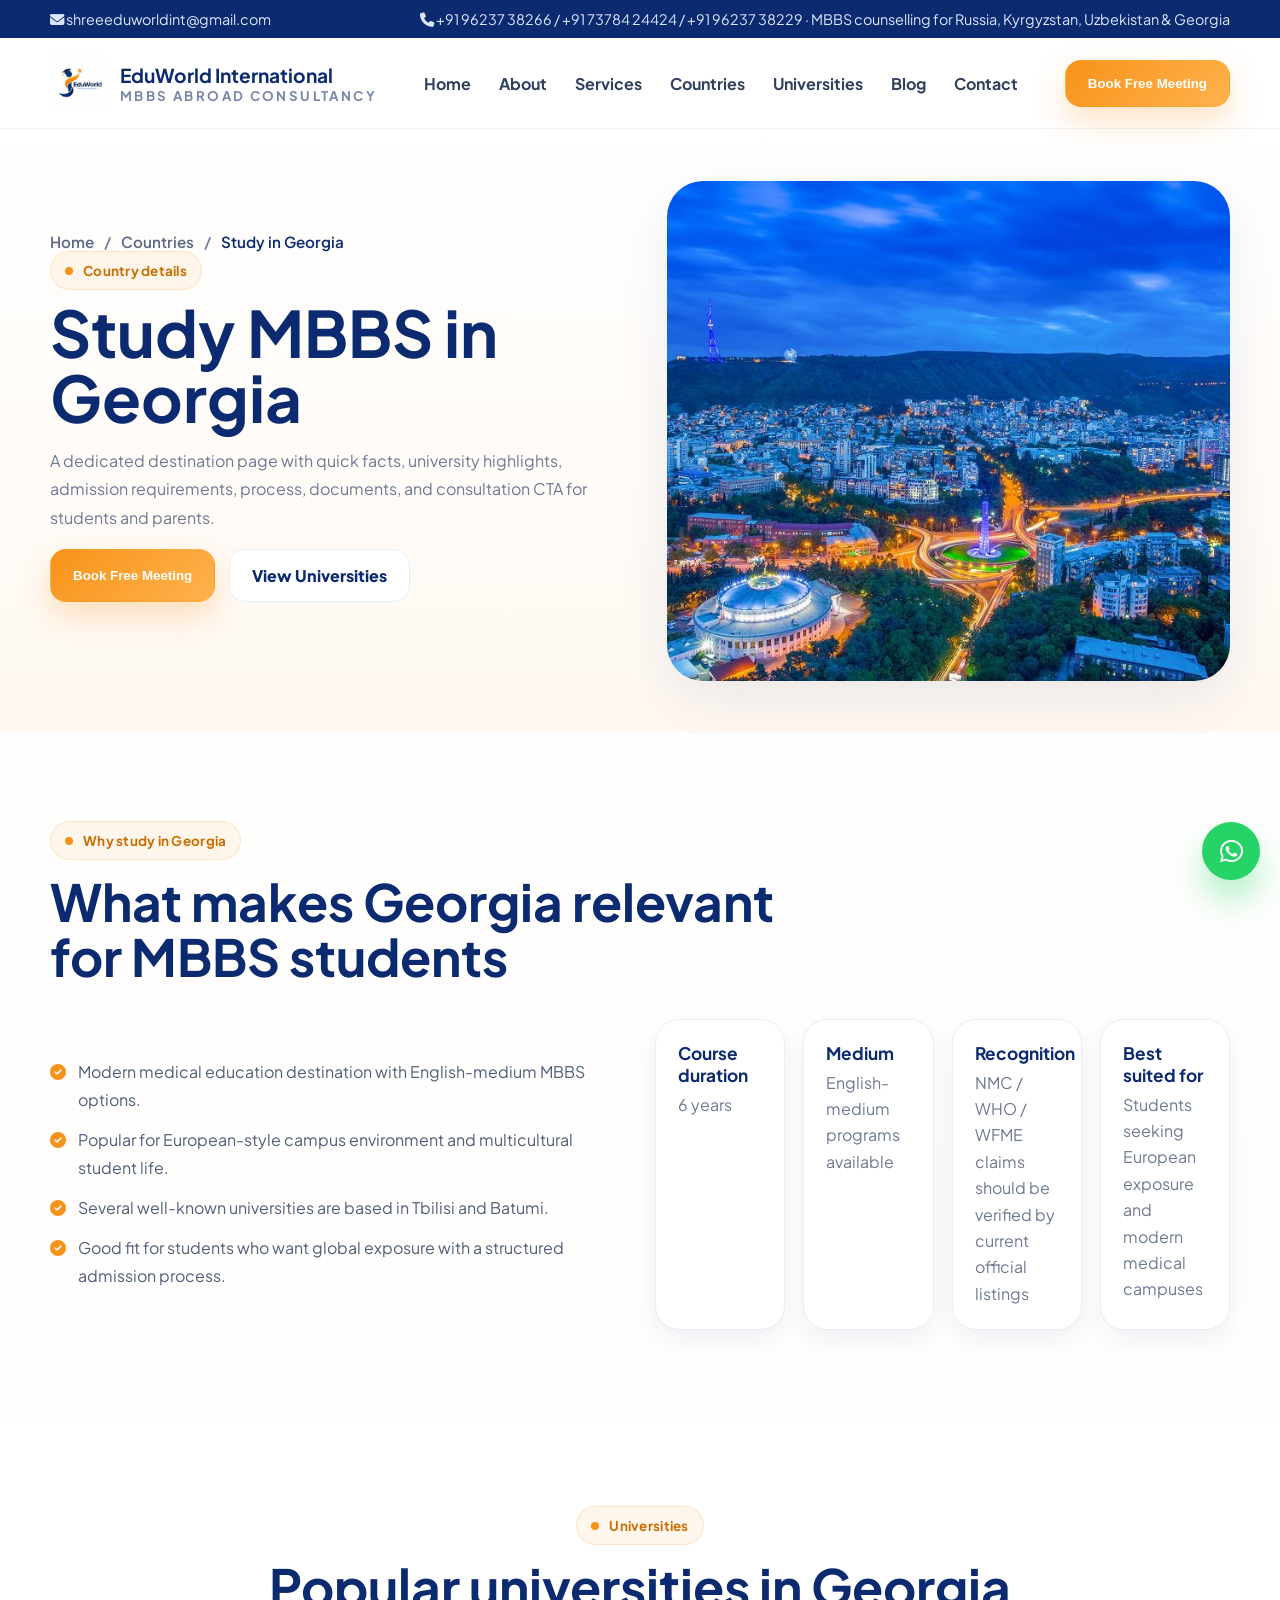
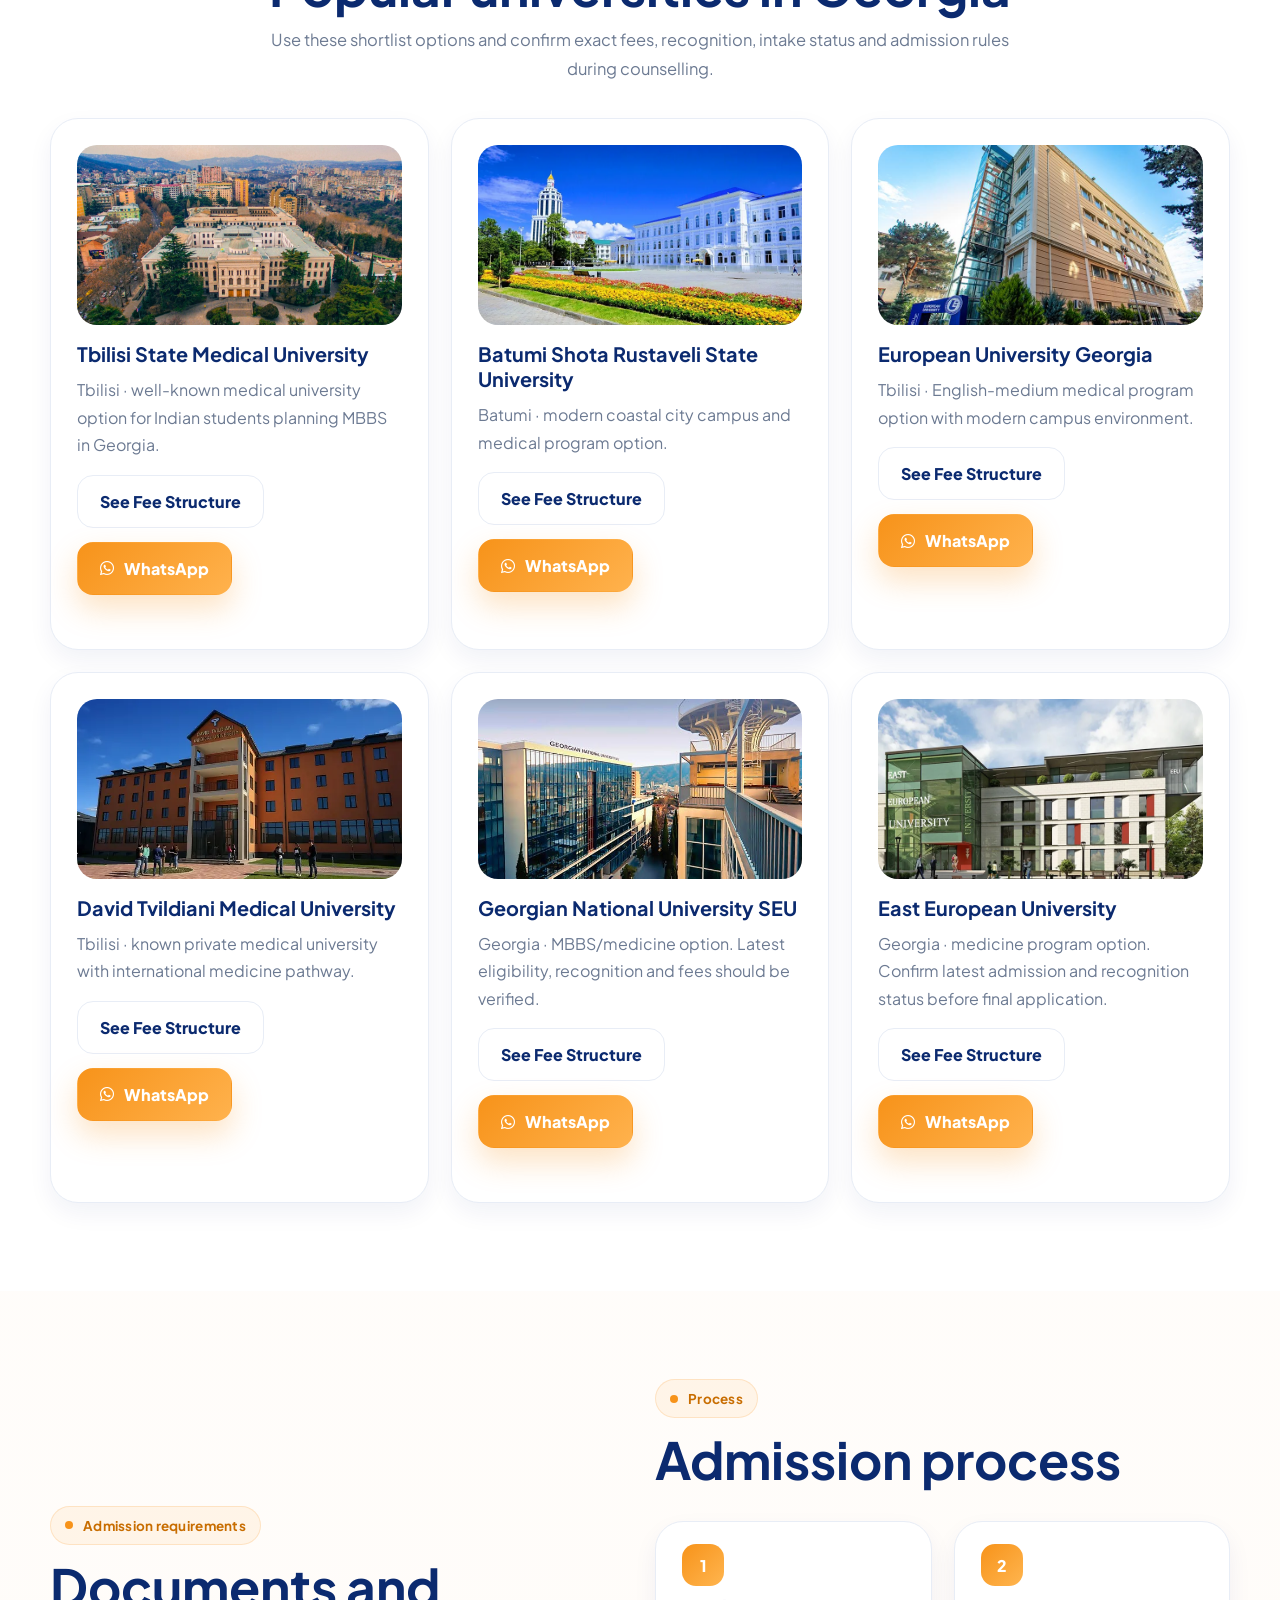
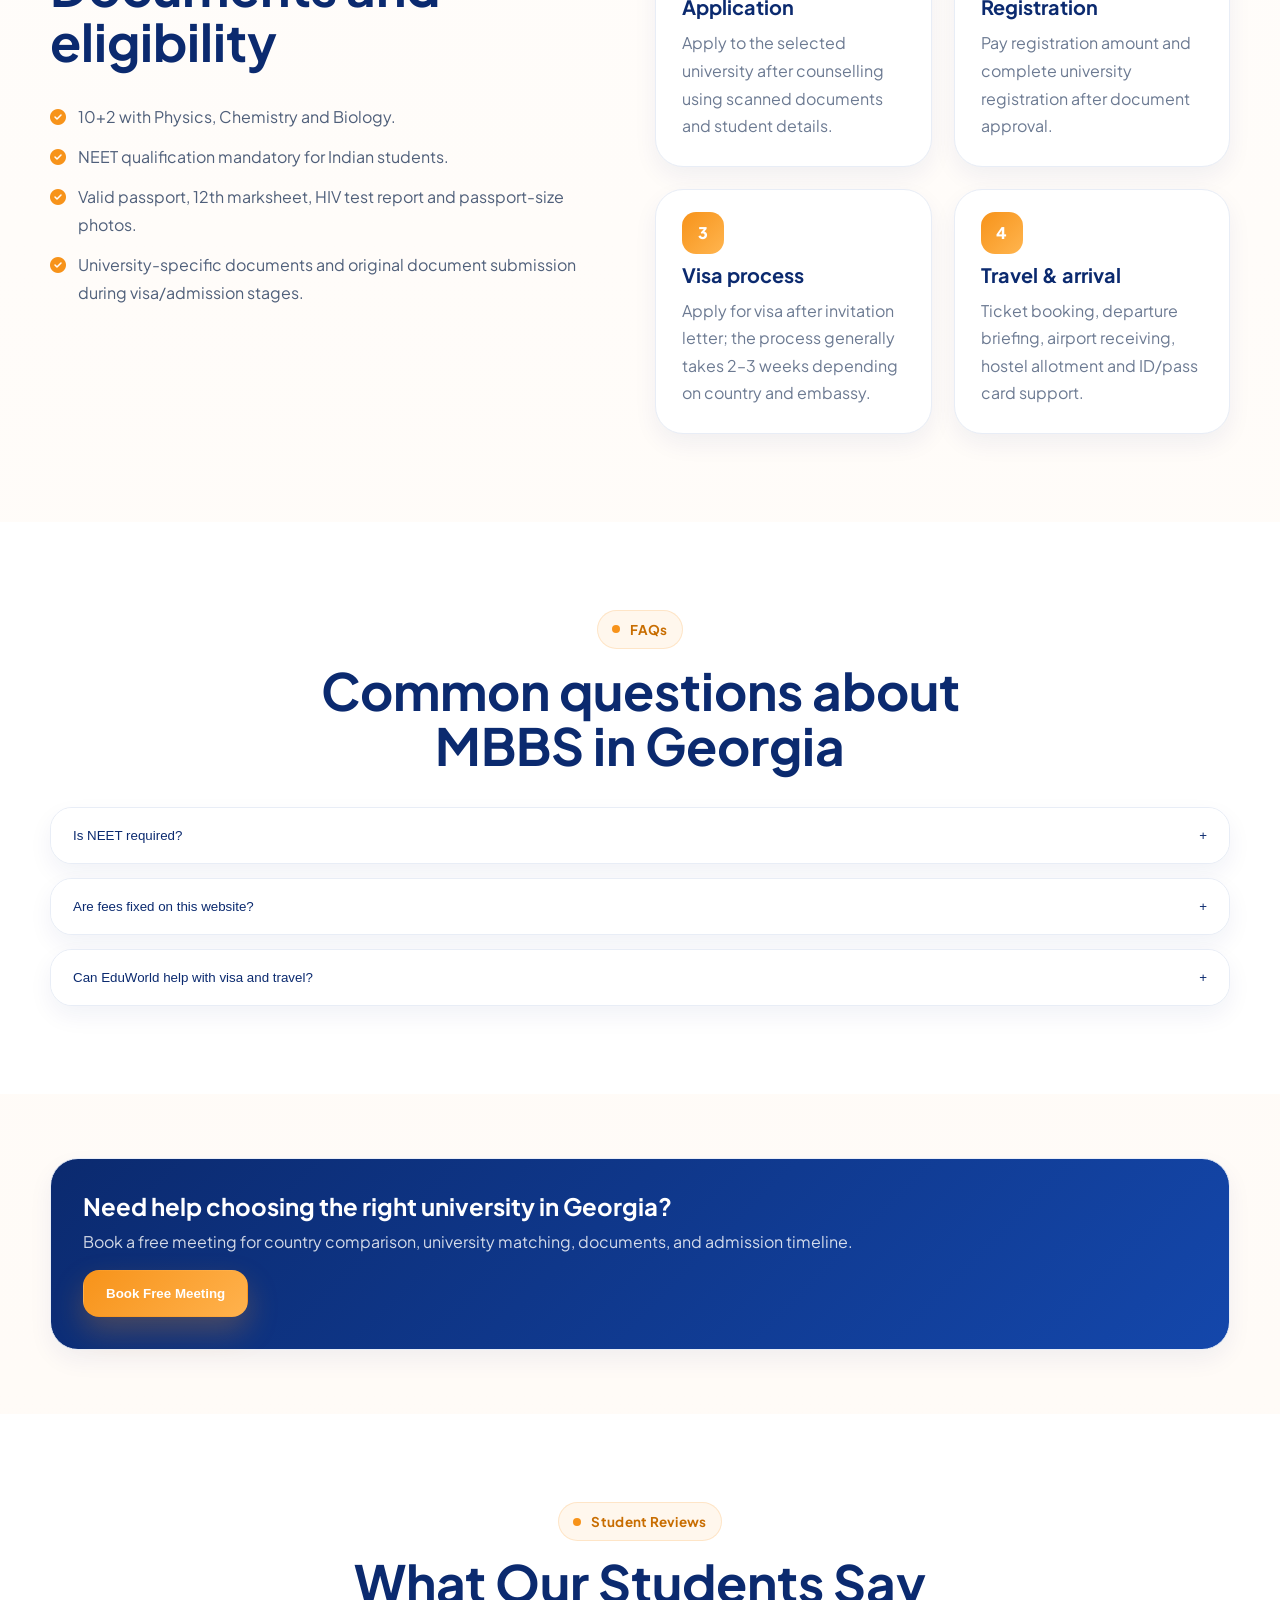
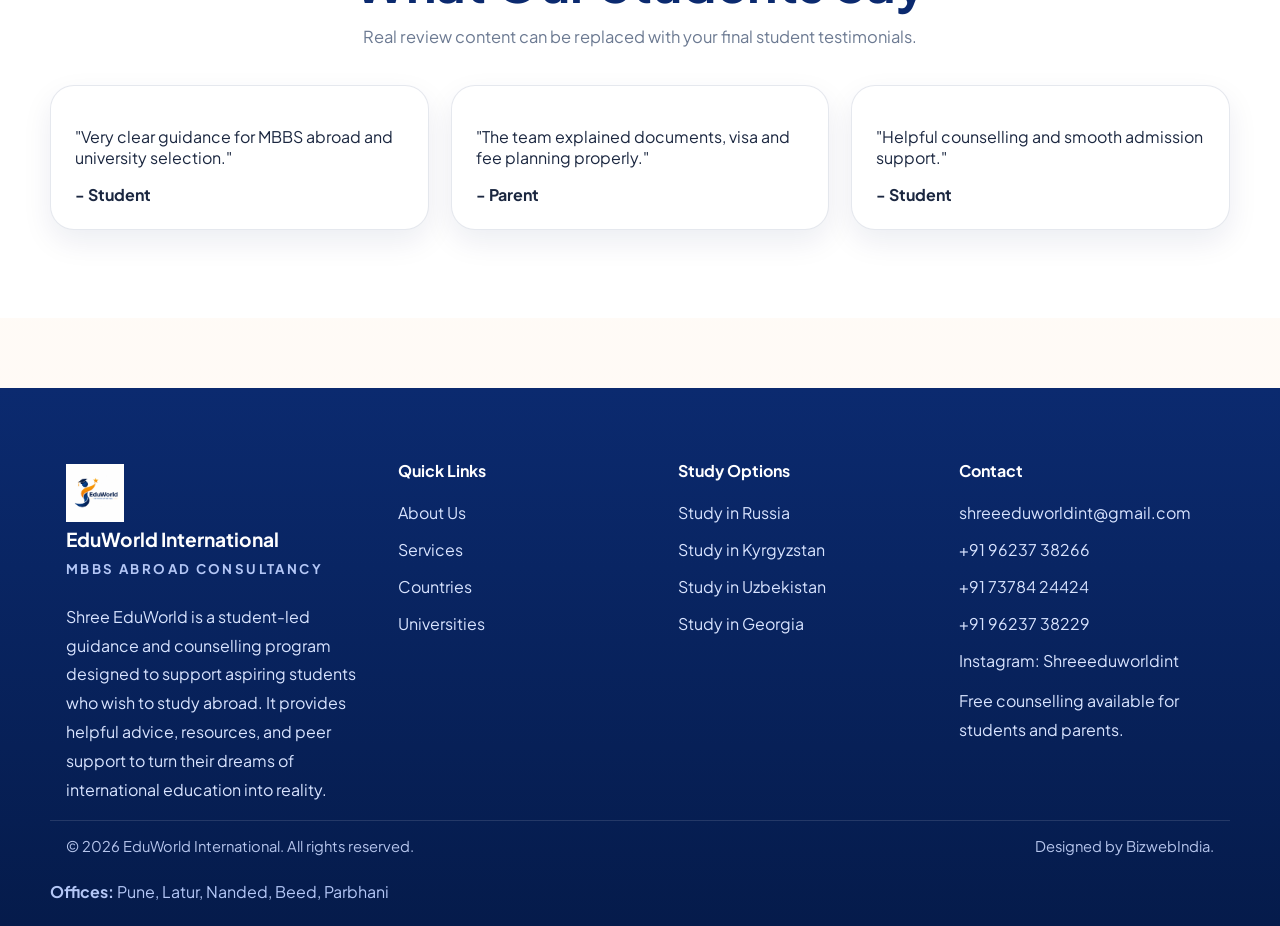
<file: study-in-georgia.html>
<!DOCTYPE html><html lang="en"><head><meta charset="UTF-8"><meta name="viewport" content="width=device-width, initial-scale=1.0"><title>Study MBBS in Georgia 2026 | Shree EduWorld International</title>
<meta name="description" content="Study MBBS in Georgia with Shree EduWorld International. Get free counselling, university shortlisting, fee guidance, visa support, and admission assistance for Indian students.">
<meta name="keywords" content="Study MBBS in Georgia, MBBS in Georgia for Indian students, Georgia medical universities, MBBS abroad consultancy, Shree EduWorld International">
<meta name="robots" content="index, follow">
<meta property="og:title" content="Study MBBS in Georgia | Shree EduWorld International">
<meta property="og:description" content="Get expert guidance for MBBS admission in Georgia, university selection, visa support, and free counselling.">
<meta property="og:type" content="website">
<meta property="og:image" content="https://images.unsplash.com/photo-1565008576549-57569a49371d?auto=format&fit=crop&w=1200&q=80">
<meta name="twitter:card" content="summary_large_image"><link rel="preconnect" href="https://fonts.googleapis.com"><link rel="preconnect" href="https://fonts.gstatic.com" crossorigin><link href="https://fonts.googleapis.com/css2?family=Plus+Jakarta+Sans:wght@400;500;600;700;800&display=swap" rel="stylesheet"><link rel="stylesheet" href="https://cdnjs.cloudflare.com/ajax/libs/font-awesome/6.5.2/css/all.min.css"><link rel="stylesheet" href="styles.css"><style>.footer{overflow:hidden}.footer .container{max-width:1180px;margin:auto;padding-left:16px;padding-right:16px}.footer-grid{box-sizing:border-box}.review-card{background:#fff;border:1px solid rgba(7,31,87,.10);border-radius:24px;padding:24px;box-shadow:0 12px 30px rgba(7,31,87,.08)}</style></head><body><div class="topbar"><div class="container inner"><span><i class="fa-solid fa-envelope"></i> shreeeduworldint@gmail.com</span><span><i class="fa-solid fa-phone"></i> +91 96237 38266 / +91 73784 24424 / +91 96237 38229 · MBBS counselling for Russia, Kyrgyzstan, Uzbekistan & Georgia</span></div></div>
<header class="header"><div class="container navbar"><a class="logo" href="index.html"><img src="assets/logo.png" alt="EduWorld International logo"><div class="logo-text"><strong>EduWorld International</strong><span>MBBS Abroad Consultancy</span></div></a><nav class="nav-links"><a href="index.html">Home</a><a href="about.html">About</a><a href="services.html">Services</a><a href="countries.html">Countries</a><a href="universities.html">Universities</a><a href="blog.html">Blog</a><a href="contact.html">Contact</a></nav><div class="nav-actions"><button class="btn btn-primary" data-open-meeting>Book Free Meeting</button><button class="menu-btn" aria-label="Open menu"><i class="fa-solid fa-bars"></i></button></div></div></header><section class="page-hero"><div class="container page-hero-grid"><div><div class="breadcrumb"><a href="index.html">Home</a><span>/</span><a href="countries.html">Countries</a><span>/</span><span class="current">Study in Georgia</span></div><span class="eyebrow">Country details</span><h1>Study MBBS in Georgia</h1><p>A dedicated destination page with quick facts, university highlights, admission requirements, process, documents, and consultation CTA for students and parents.</p><div class="hero-actions"><button class="btn btn-primary" data-open-meeting>Book Free Meeting</button><a class="btn btn-outline" href="universities.html">View Universities</a></div></div><div class="page-hero-image"><img src="assets/georgia.jpeg" alt="Study in Georgia"></div></div></section>
<section class="section"><div class="container"><div class="section-head left"><span class="eyebrow">Why study in Georgia</span><h2>What makes Georgia relevant for MBBS students</h2></div><div class="split"><div><ul class="check-list"><li><i class="fa-solid fa-circle-check"></i><span>Modern medical education destination with English-medium MBBS options.</span></li><li><i class="fa-solid fa-circle-check"></i><span>Popular for European-style campus environment and multicultural student life.</span></li><li><i class="fa-solid fa-circle-check"></i><span>Several well-known universities are based in Tbilisi and Batumi.</span></li><li><i class="fa-solid fa-circle-check"></i><span>Good fit for students who want global exposure with a structured admission process.</span></li></ul></div><div class="facts-grid"><div class="fact"><strong>Course duration</strong><span>6 years</span></div><div class="fact"><strong>Medium</strong><span>English-medium programs available</span></div><div class="fact"><strong>Recognition</strong><span>NMC / WHO / WFME claims should be verified by current official listings</span></div><div class="fact"><strong>Best suited for</strong><span>Students seeking European exposure and modern medical campuses</span></div></div></div></div></section>
<section class="section" style="background:#fff"><div class="container"><div class="section-head"><span class="eyebrow">Universities</span><h2>Popular universities in Georgia</h2><p>Use these shortlist options and confirm exact fees, recognition, intake status and admission rules during counselling.</p></div><div class="grid grid-3">
<div class="uni-card"><img src="assets/Georgia/Tbilisi State Medical University.jpg" alt="Tbilisi State Medical University" style="width:100%;height:180px;object-fit:cover;border-radius:20px;margin-bottom:16px"><h3>Tbilisi State Medical University</h3><p>Tbilisi · well-known medical university option for Indian students planning MBBS in Georgia.</p><div class="hero-actions" style="margin-top:16px"><a class="btn btn-outline" href="https://wa.me/919623738266?text=Hi%20Shree%20EduWorld%2C%20I%20want%20fee%20structure%20and%20admission%20details%20for%20Tbilisi%20State%20Medical%20University" target="_blank">See Fee Structure</a><a class="btn btn-primary" href="https://wa.me/919623738266?text=Hi%20Shree%20EduWorld%2C%20I%20want%20fee%20structure%20and%20admission%20details%20for%20Tbilisi%20State%20Medical%20University" target="_blank"><i class="fa-brands fa-whatsapp"></i> WhatsApp</a></div></div>
<div class="uni-card"><img src="assets/Georgia/Batumi Shota Rustaveli State University.webp" alt="Batumi Shota Rustaveli State University" style="width:100%;height:180px;object-fit:cover;border-radius:20px;margin-bottom:16px"><h3>Batumi Shota Rustaveli State University</h3><p>Batumi · modern coastal city campus and medical program option.</p><div class="hero-actions" style="margin-top:16px"><a class="btn btn-outline" href="https://wa.me/919623738266?text=Hi%20Shree%20EduWorld%2C%20I%20want%20fee%20structure%20and%20admission%20details%20for%20Batumi%20Shota%20Rustaveli%20State%20University" target="_blank">See Fee Structure</a><a class="btn btn-primary" href="https://wa.me/919623738266?text=Hi%20Shree%20EduWorld%2C%20I%20want%20fee%20structure%20and%20admission%20details%20for%20Batumi%20Shota%20Rustaveli%20State%20University" target="_blank"><i class="fa-brands fa-whatsapp"></i> WhatsApp</a></div></div>
<div class="uni-card"><img src="assets/Georgia/European University Georgia.jpg" alt="European University Georgia" style="width:100%;height:180px;object-fit:cover;border-radius:20px;margin-bottom:16px"><h3>European University Georgia</h3><p>Tbilisi · English-medium medical program option with modern campus environment.</p><div class="hero-actions" style="margin-top:16px"><a class="btn btn-outline" href="https://wa.me/919623738266?text=Hi%20Shree%20EduWorld%2C%20I%20want%20fee%20structure%20and%20admission%20details%20for%20European%20University%20Georgia" target="_blank">See Fee Structure</a><a class="btn btn-primary" href="https://wa.me/919623738266?text=Hi%20Shree%20EduWorld%2C%20I%20want%20fee%20structure%20and%20admission%20details%20for%20European%20University%20Georgia" target="_blank"><i class="fa-brands fa-whatsapp"></i> WhatsApp</a></div></div>
<div class="uni-card"><img src="assets/Georgia/David Tvildiani Medical University.webp" alt="David Tvildiani Medical University" style="width:100%;height:180px;object-fit:cover;border-radius:20px;margin-bottom:16px"><h3>David Tvildiani Medical University</h3><p>Tbilisi · known private medical university with international medicine pathway.</p><div class="hero-actions" style="margin-top:16px"><a class="btn btn-outline" href="https://wa.me/919623738266?text=Hi%20Shree%20EduWorld%2C%20I%20want%20fee%20structure%20and%20admission%20details%20for%20David%20Tvildiani%20Medical%20University" target="_blank">See Fee Structure</a><a class="btn btn-primary" href="https://wa.me/919623738266?text=Hi%20Shree%20EduWorld%2C%20I%20want%20fee%20structure%20and%20admission%20details%20for%20David%20Tvildiani%20Medical%20University" target="_blank"><i class="fa-brands fa-whatsapp"></i> WhatsApp</a></div></div>
<div class="uni-card"><img src="assets/Georgia/georgian-national-university.jpg" alt="Georgian National University SEU" style="width:100%;height:180px;object-fit:cover;border-radius:20px;margin-bottom:16px"><h3>Georgian National University SEU</h3><p>Georgia · MBBS/medicine option. Latest eligibility, recognition and fees should be verified.</p><div class="hero-actions" style="margin-top:16px"><a class="btn btn-outline" href="https://wa.me/919623738266?text=Hi%20Shree%20EduWorld%2C%20I%20want%20fee%20structure%20and%20admission%20details%20for%20Georgian%20National%20University%20SEU" target="_blank">See Fee Structure</a><a class="btn btn-primary" href="https://wa.me/919623738266?text=Hi%20Shree%20EduWorld%2C%20I%20want%20fee%20structure%20and%20admission%20details%20for%20Georgian%20National%20University%20SEU" target="_blank"><i class="fa-brands fa-whatsapp"></i> WhatsApp</a></div></div>
<div class="uni-card"><img src="assets/Georgia/East-European-University.webp" alt="East European University" style="width:100%;height:180px;object-fit:cover;border-radius:20px;margin-bottom:16px"><h3>East European University</h3><p>Georgia · medicine program option. Confirm latest admission and recognition status before final application.</p><div class="hero-actions" style="margin-top:16px"><a class="btn btn-outline" href="https://wa.me/919623738266?text=Hi%20Shree%20EduWorld%2C%20I%20want%20fee%20structure%20and%20admission%20details%20for%20East%20European%20University" target="_blank">See Fee Structure</a><a class="btn btn-primary" href="https://wa.me/919623738266?text=Hi%20Shree%20EduWorld%2C%20I%20want%20fee%20structure%20and%20admission%20details%20for%20East%20European%20University" target="_blank"><i class="fa-brands fa-whatsapp"></i> WhatsApp</a></div></div>
</div></div></section>
<section class="section"><div class="container split"><div><div class="section-head left"><span class="eyebrow">Admission requirements</span><h2>Documents and eligibility</h2></div><ul class="check-list"><li><i class="fa-solid fa-circle-check"></i><span>10+2 with Physics, Chemistry and Biology.</span></li><li><i class="fa-solid fa-circle-check"></i><span>NEET qualification mandatory for Indian students.</span></li><li><i class="fa-solid fa-circle-check"></i><span>Valid passport, 12th marksheet, HIV test report and passport-size photos.</span></li><li><i class="fa-solid fa-circle-check"></i><span>University-specific documents and original document submission during visa/admission stages.</span></li></ul></div><div><div class="section-head left"><span class="eyebrow">Process</span><h2>Admission process</h2></div><div class="grid grid-2"><div class="step-card"><div class="step-badge">1</div><h3>Application</h3><p>Apply to the selected university after counselling using scanned documents and student details.</p></div><div class="step-card"><div class="step-badge">2</div><h3>Registration</h3><p>Pay registration amount and complete university registration after document approval.</p></div><div class="step-card"><div class="step-badge">3</div><h3>Visa process</h3><p>Apply for visa after invitation letter; the process generally takes 2–3 weeks depending on country and embassy.</p></div><div class="step-card"><div class="step-badge">4</div><h3>Travel & arrival</h3><p>Ticket booking, departure briefing, airport receiving, hostel allotment and ID/pass card support.</p></div></div></div></div></section>
<section class="section" style="background:#fff"><div class="container"><div class="section-head"><span class="eyebrow">FAQs</span><h2>Common questions about MBBS in Georgia</h2></div><div class="faq-list"><div class="faq-item"><button class="faq-q">Is NEET required?<span class="plus">+</span></button><div class="faq-a">Yes, Indian students need NEET qualification for MBBS abroad as per Indian requirements.</div></div><div class="faq-item"><button class="faq-q">Are fees fixed on this website?<span class="plus">+</span></button><div class="faq-a">No. Latest tuition, hostel, mess and total budget must be confirmed during consultation before admission.</div></div><div class="faq-item"><button class="faq-q">Can EduWorld help with visa and travel?<span class="plus">+</span></button><div class="faq-a">Yes. The process includes visa guidance, travel planning, departure briefing and arrival support.</div></div></div></div></section>
<section class="section compact"><div class="container"><div class="card" style="padding:32px;background:linear-gradient(135deg,var(--navy),#1447ab);color:#fff"><h2 style="margin:0 0 10px;color:#fff">Need help choosing the right university in Georgia?</h2><p style="margin:0 0 18px;color:rgba(255,255,255,.82)">Book a free meeting for country comparison, university matching, documents, and admission timeline.</p><button class="btn btn-primary" data-open-meeting>Book Free Meeting</button></div></div></section><section class="section" style="background:#fff"><div class="container"><div class="section-head"><span class="eyebrow">Student Reviews</span><h2>What Our Students Say</h2><p>Real review content can be replaced with your final student testimonials.</p></div><div class="grid grid-3"><div class="review-card"><p>"Very clear guidance for MBBS abroad and university selection."</p><strong>- Student</strong></div><div class="review-card"><p>"The team explained documents, visa and fee planning properly."</p><strong>- Parent</strong></div><div class="review-card"><p>"Helpful counselling and smooth admission support."</p><strong>- Student</strong></div></div></div></section><footer class="footer"><div class="container footer-grid"><div class="brand"><a class="logo" href="index.html"><img src="assets/logo.png" alt="EduWorld International logo"><div class="logo-text"><strong style="color:#fff">EduWorld International</strong><span style="color:#b4c7f6">MBBS Abroad Consultancy</span></div></a><p style="margin-top:18px">Shree EduWorld is a student-led guidance and counselling program designed to support aspiring students who wish to study abroad. It provides helpful advice, resources, and peer support to turn their dreams of international education into reality.</p></div><div><h4>Quick Links</h4><a href="about.html">About Us</a><a href="services.html">Services</a><a href="countries.html">Countries</a><a href="universities.html">Universities</a></div><div><h4>Study Options</h4><a href="study-in-russia.html">Study in Russia</a><a href="study-in-kyrgyzstan.html">Study in Kyrgyzstan</a><a href="study-in-uzbekistan.html">Study in Uzbekistan</a><a href="study-in-georgia.html">Study in Georgia</a></div><div><h4>Contact</h4><a href="mailto:shreeeduworldint@gmail.com">shreeeduworldint@gmail.com</a><a href="tel:+919623738266">+91 96237 38266</a><a href="tel:+917378424424">+91 73784 24424</a><a href="tel:+919623738229">+91 96237 38229</a><a href="https://instagram.com/Shreeeduworldint" target="_blank">Instagram: Shreeeduworldint</a><p style="margin:8px 0 0">Free counselling available for students and parents.</p></div></div><div class="container subfooter"><span>© 2026 EduWorld International. All rights reserved.</span><span>Designed by BizwebIndia.</span></div><div class="container" style="padding:10px 0 24px;color:#b4c7f6"><strong>Offices:</strong> Pune, Latur, Nanded, Beed, Parbhani</div></footer><a class="whatsapp" href="https://wa.me/919623738266?text=Hi%20Shree%20EduWorld%20International%2C%20I%20want%20free%20MBBS%20counselling." target="_blank" rel="noopener" aria-label="WhatsApp"><i class="fa-brands fa-whatsapp"></i></a>
<div class="modal-backdrop" id="meetingModal">
  <div class="modal">
    <button class="modal-close" aria-label="Close"><i class="fa-solid fa-xmark"></i></button>
    <div class="modal-side">
      <div>
        <span class="eyebrow" style="background:rgba(255,255,255,.12);border-color:rgba(255,255,255,.14);color:#fff">Free consultation</span>
        <h3>Book your free MBBS counselling meeting</h3>
        <p>Speak with our team for university selection, eligibility review, documentation planning, and visa guidance for Russia, Kyrgyzstan, Uzbekistan or Georgia.</p>
      </div>
    </div>
    <div class="contact-card" style="box-shadow:none">
      <h3 style="margin:0 0 12px;color:var(--navy)">Schedule a callback</h3>
      <p style="margin:0 0 18px;color:var(--muted)">Fill in your details and our team will contact you.</p>
      <form id="meetingForm" class="form-grid">
        <input class="control" name="name" placeholder="Student name" required>
        <input class="control" name="phone" placeholder="Phone number" required>
        <input class="control full" name="email" placeholder="Email address">
        <select class="control" name="country">
          <option>Interested country</option>
          <option>Russia</option>
          <option>Kyrgyzstan</option>
          <option>Uzbekistan</option>
          <option>Georgia</option>
        </select>
        <input class="control" name="date" type="date" aria-label="Preferred meeting date">
        <input class="control" name="time" type="time" aria-label="Preferred meeting time">
        <textarea class="control full" name="message" rows="5" placeholder="Tell us your class, NEET status, preferred budget and questions"></textarea>
        <div class="booking-options full">
          <button class="btn btn-primary" type="submit">
            <i class="fa-brands fa-whatsapp"></i> Send on WhatsApp
          </button>
        </div>
      </form>
      
    </div>
  </div>
</div><div class="notice" id="notice">Thanks. Your meeting request has been captured.</div><script type="application/ld+json">{"@context":"https://schema.org","@type":"EducationalOrganization","name":"Shree EduWorld International","url":"https://yourdomain.com/study-in-georgia.html","email":"shreeeduworldint@gmail.com","telephone":"+91-9623738266","areaServed":"India","description":"Student-led study abroad counselling for MBBS admissions in Georgia and other destinations."}</script><script src="script.js"></script></body></html>
</file>
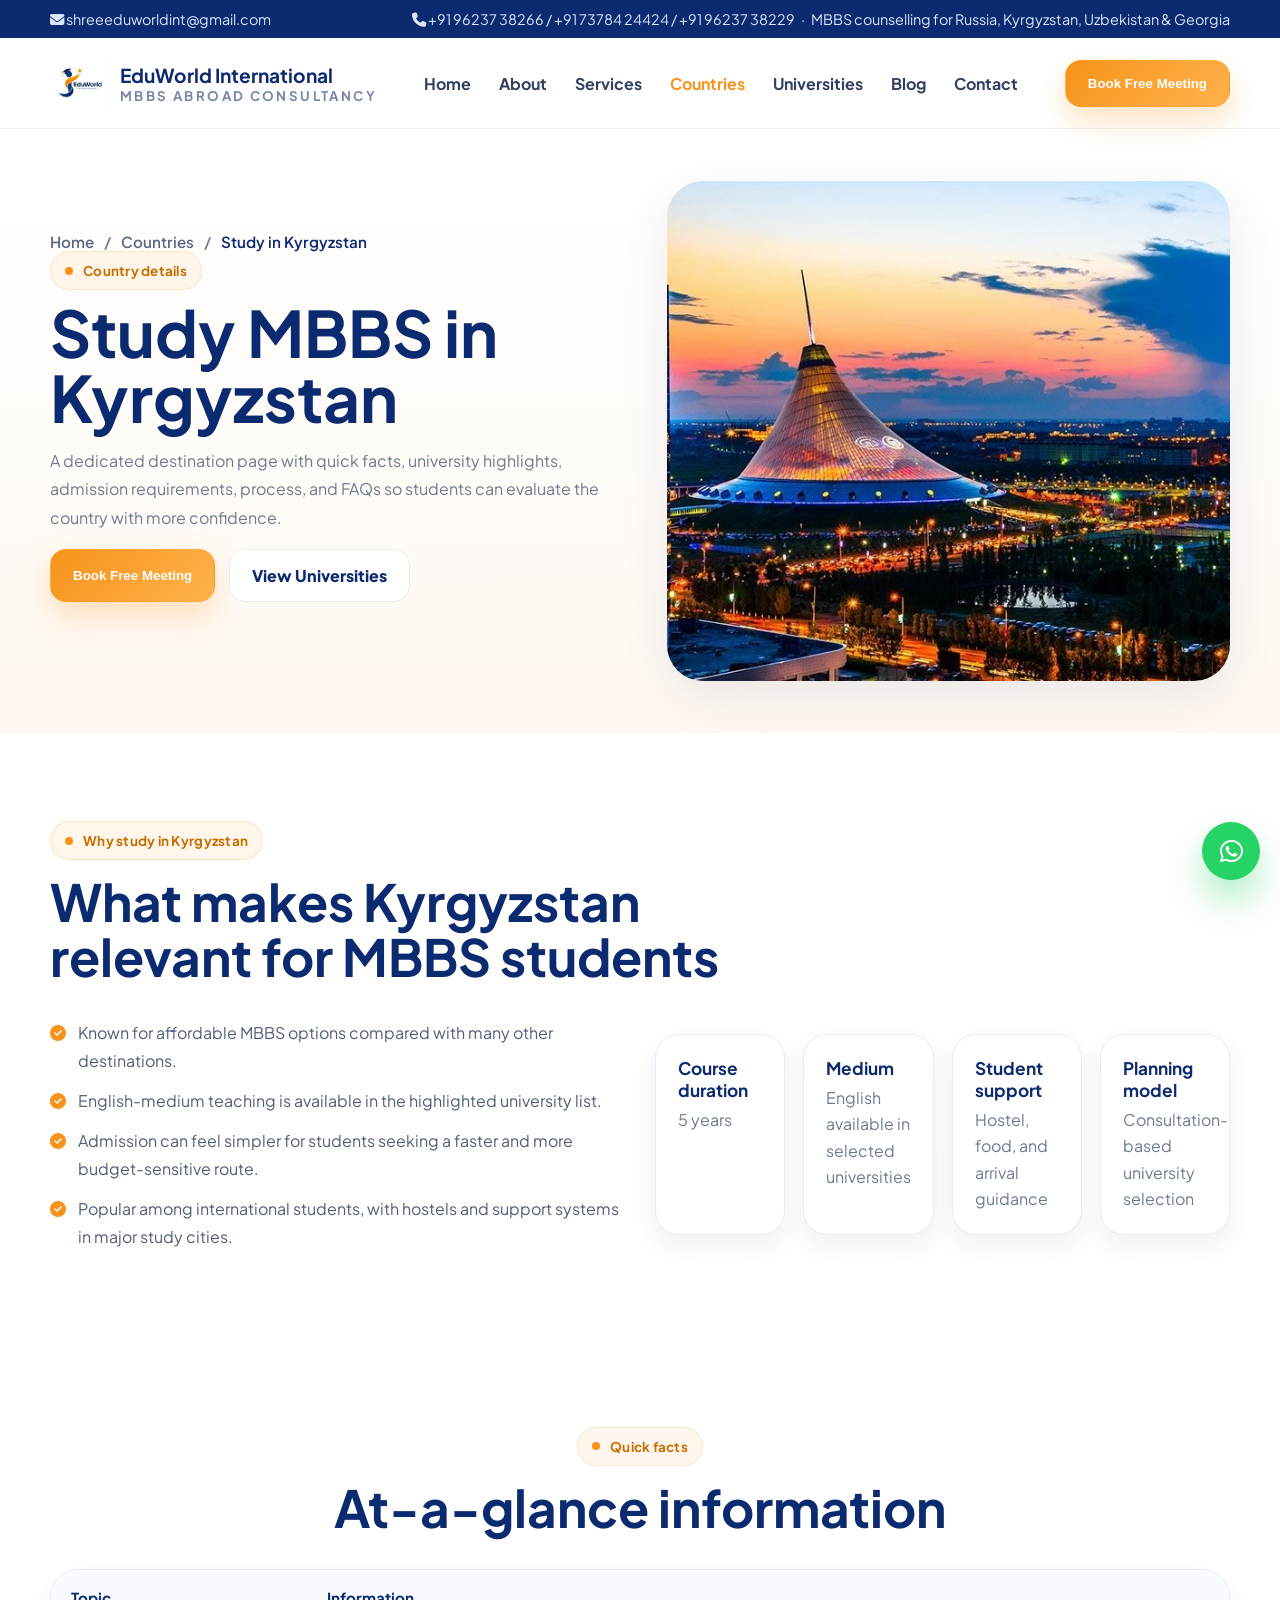
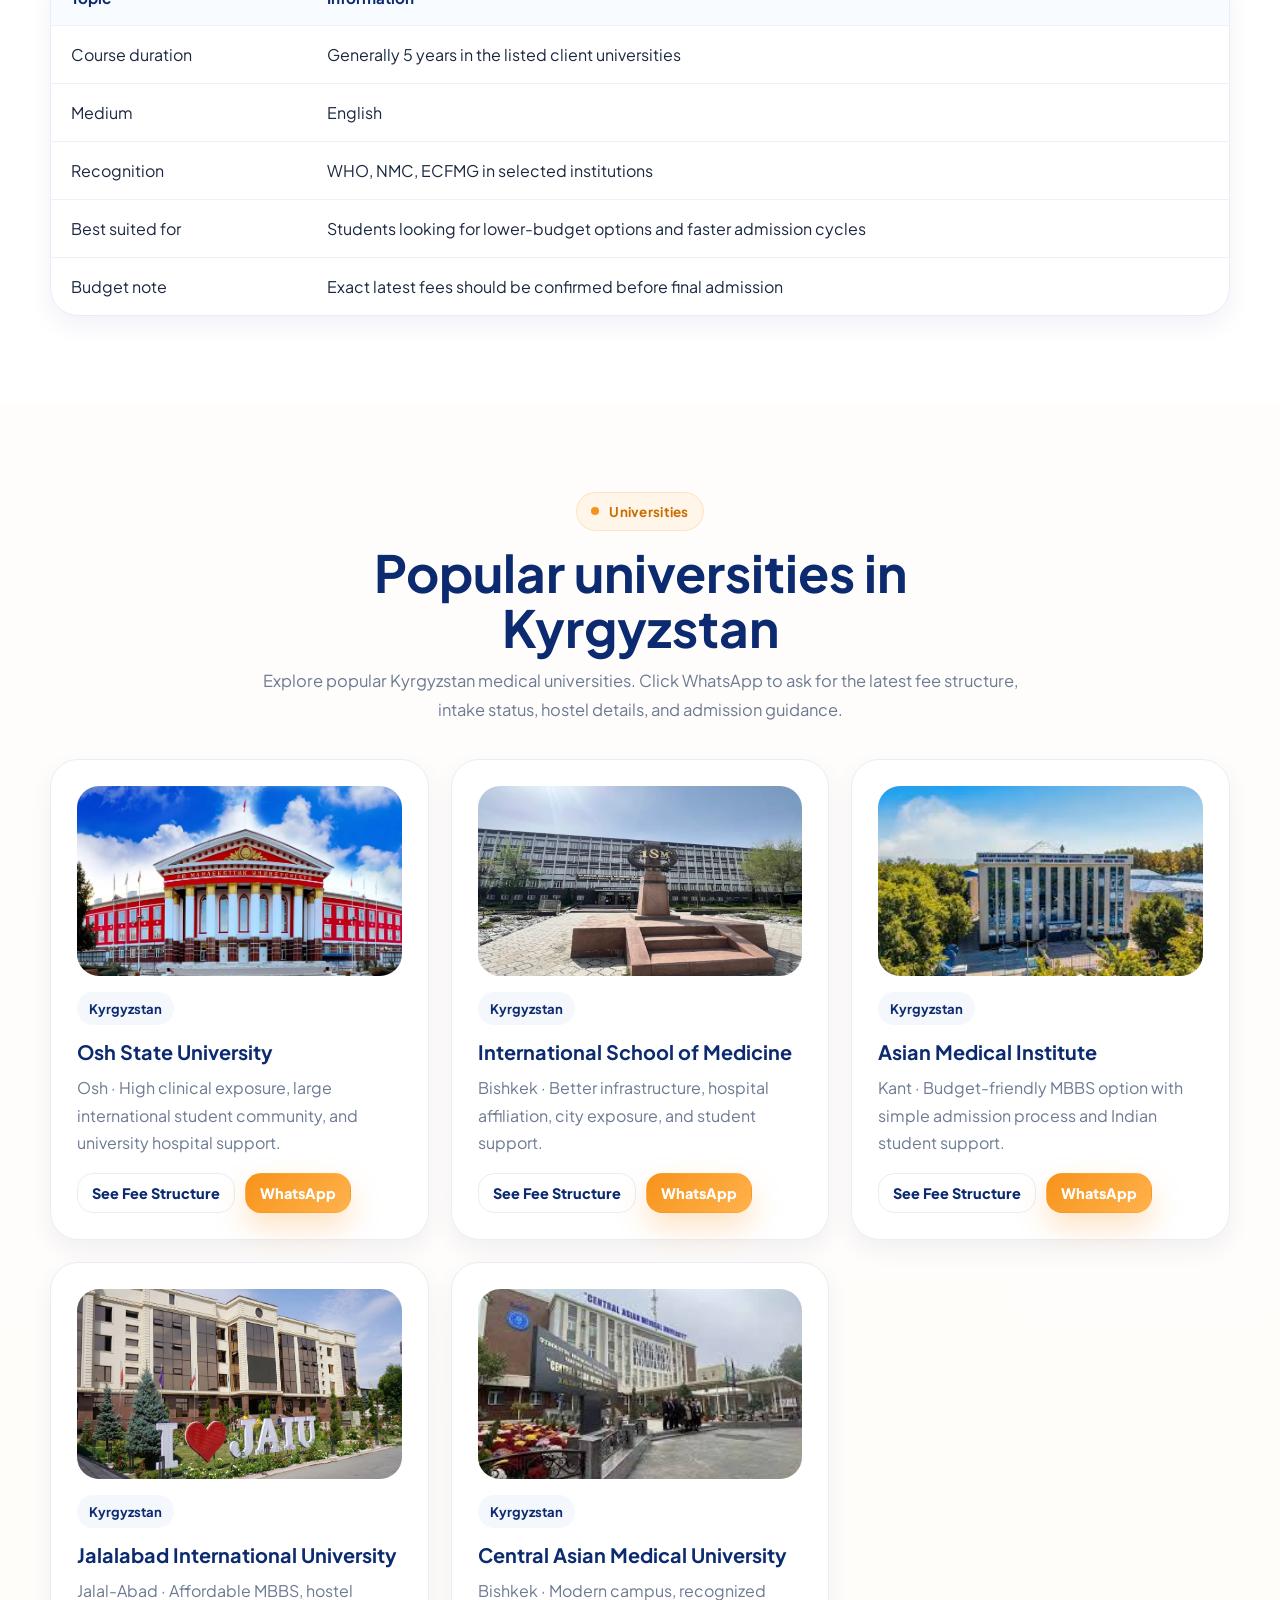
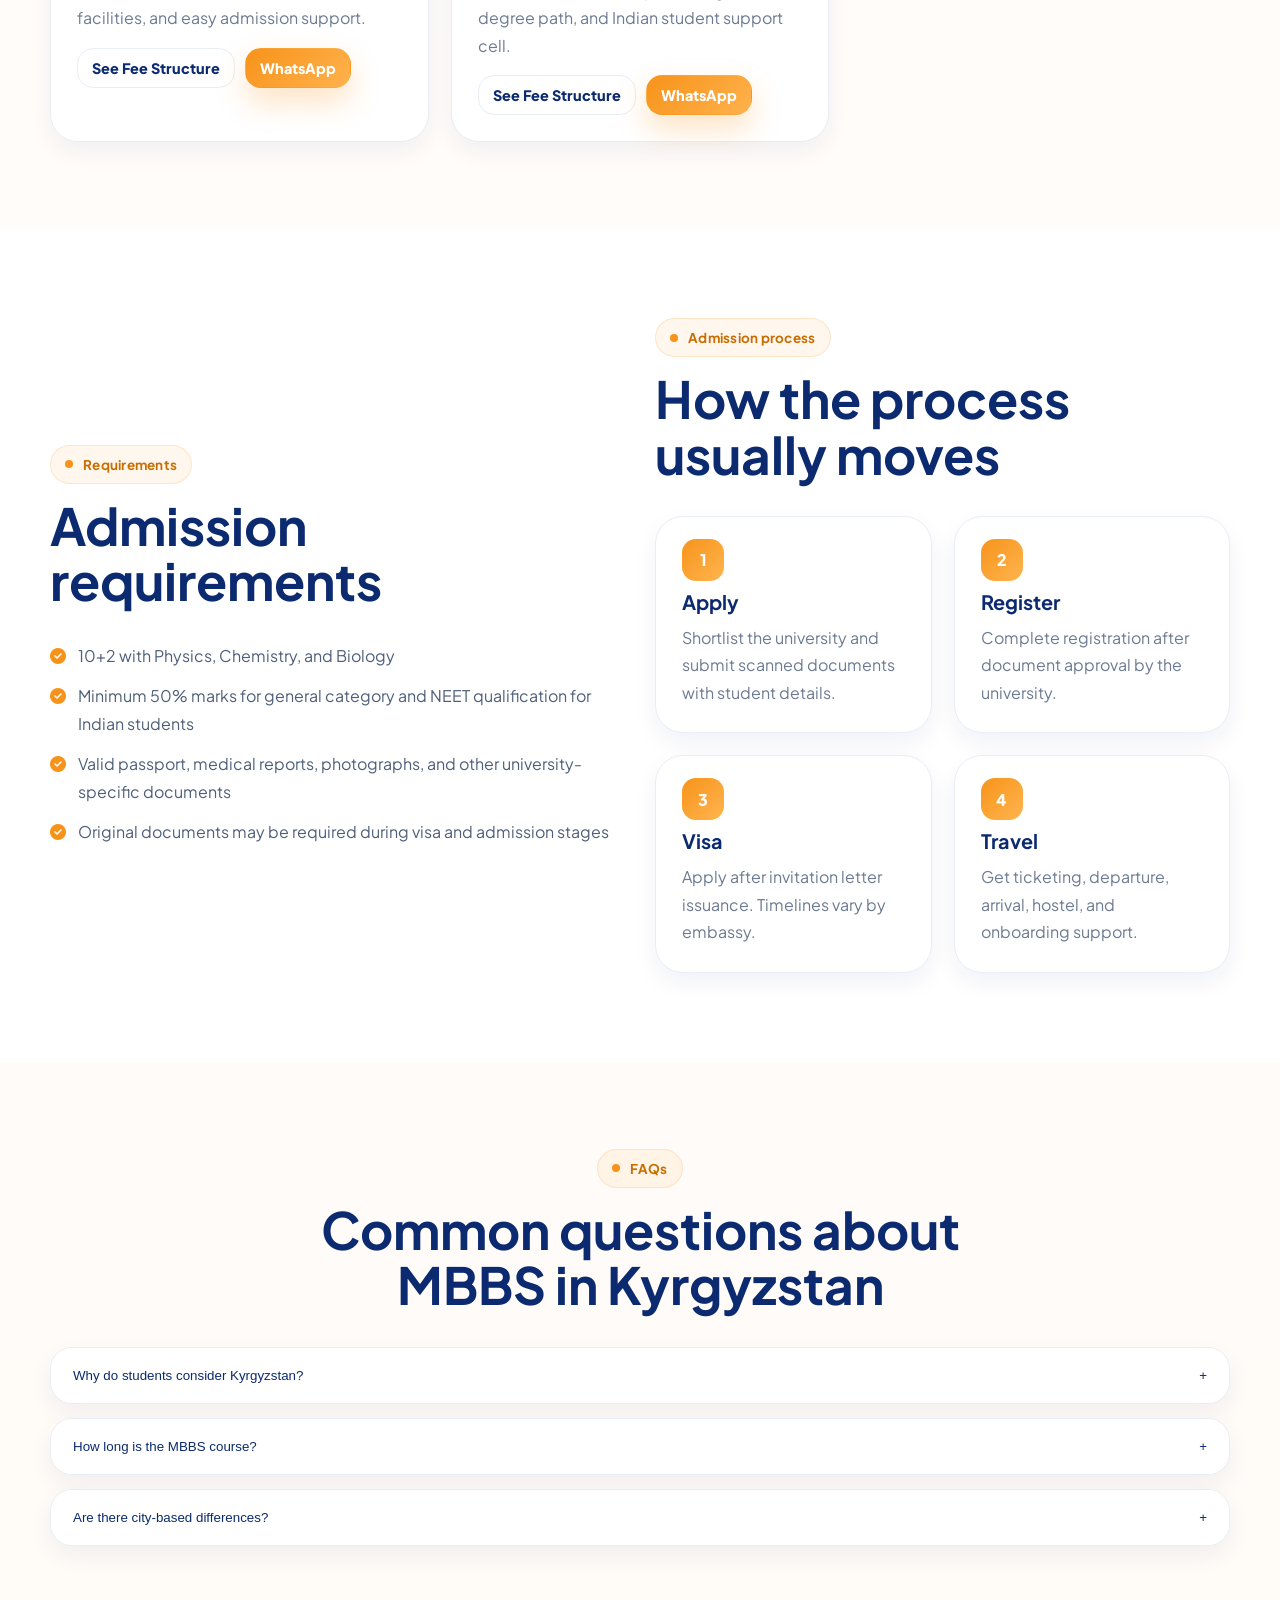
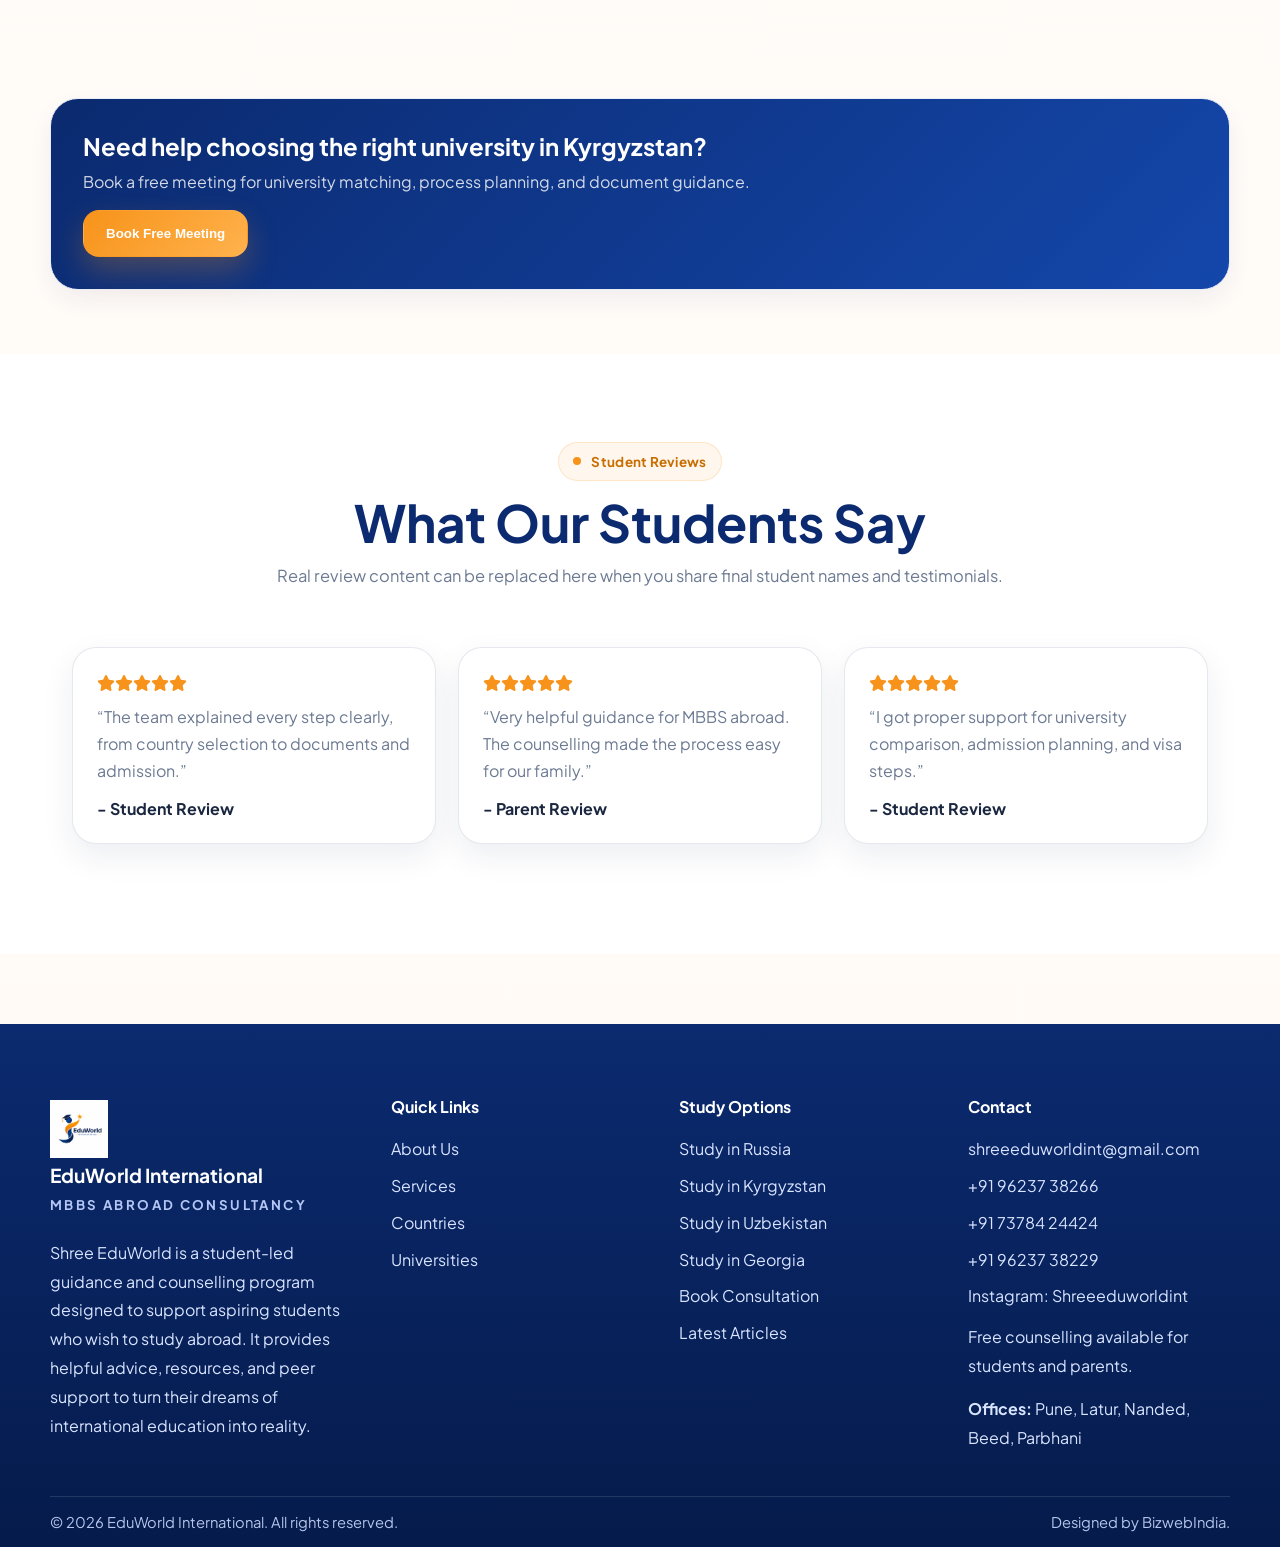
<file: study-in-kyrgyzstan.html>
<!DOCTYPE html><html lang="en"><head><meta charset="UTF-8"><meta name="viewport" content="width=device-width, initial-scale=1.0"><title>Study MBBS in Kyrgyzstan | Shree EduWorld International</title>
<meta name="description" content="Study MBBS in Kyrgyzstan with Shree EduWorld International. Get free counselling, university shortlisting, fee structure guidance, admission support, visa help, and travel assistance.">
<meta name="keywords" content="Study MBBS in Kyrgyzstan, MBBS in Kyrgyzstan for Indian students, Kyrgyzstan medical universities, Osh State University MBBS, International School of Medicine Kyrgyzstan, Shree EduWorld International">
<meta name="robots" content="index, follow">
<link rel="canonical" href="https://example.com/study-in-kyrgyzstan.html">
<meta property="og:title" content="Study MBBS in Kyrgyzstan | Shree EduWorld International">
<meta property="og:description" content="Explore MBBS in Kyrgyzstan with free counselling, fee structure support, admission guidance, visa assistance, and university selection.">
<meta property="og:type" content="website">
<meta property="og:image" content="https://images.unsplash.com/photo-1521295121783-8a321d551ad2?auto=format&fit=crop&w=1200&q=80"><link rel="preconnect" href="https://fonts.googleapis.com"><link rel="preconnect" href="https://fonts.gstatic.com" crossorigin><link href="https://fonts.googleapis.com/css2?family=Plus+Jakarta+Sans:wght@400;500;600;700;800&display=swap" rel="stylesheet"><link rel="stylesheet" href="https://cdnjs.cloudflare.com/ajax/libs/font-awesome/6.5.2/css/all.min.css"><link rel="stylesheet" href="styles.css">
<style>
.uni-card img{width:100%;height:190px;object-fit:cover;border-radius:22px;margin-bottom:16px;display:block;}
.uni-actions{display:flex;gap:10px;flex-wrap:wrap;margin-top:16px;}
.uni-actions .btn{padding:10px 14px;font-size:.9rem;}
.student-reviews{background:#fff;}
.review-card{padding:24px;border-radius:24px;background:#fff;border:1px solid rgba(12,35,89,.1);box-shadow:0 12px 32px rgba(12,35,89,.08);}
.review-card p{color:var(--muted);line-height:1.7;margin:0 0 14px;}
.review-stars{color:#f7931a;margin-bottom:10px;}
.footer{overflow:hidden;}
.footer .container{max-width:1180px;width:min(1180px,calc(100% - 32px));margin-left:auto;margin-right:auto;}
.footer-offices{margin-top:14px;color:#b4c7f6;line-height:1.8;}
@media(max-width:760px){.uni-actions{flex-direction:column}.uni-actions .btn{width:100%;justify-content:center}.footer .container{width:min(100% - 22px,1180px);}}
</style>
</head><body><div class="topbar"><div class="container inner"><span><i class="fa-solid fa-envelope"></i> shreeeduworldint@gmail.com</span><span><i class="fa-solid fa-phone"></i> +91 96237 38266 / +91 73784 24424 / +91 96237 38229 &nbsp; · &nbsp; MBBS counselling for Russia, Kyrgyzstan, Uzbekistan & Georgia</span></div></div>
<header class="header"><div class="container navbar"><a class="logo" href="index.html"><img src="assets/logo.png" alt="EduWorld International logo"><div class="logo-text"><strong>EduWorld International</strong><span>MBBS Abroad Consultancy</span></div></a><nav class="nav-links"><a href="index.html" class="">Home</a><a href="about.html" class="">About</a><a href="services.html" class="">Services</a><a href="countries.html" class="active">Countries</a><a href="universities.html" class="">Universities</a><a href="blog.html" class="">Blog</a><a href="contact.html" class="">Contact</a></nav><div class="nav-actions"><button class="btn btn-primary" data-open-meeting>Book Free Meeting</button><button class="menu-btn" aria-label="Open menu"><i class="fa-solid fa-bars"></i></button></div></div></header><section class="page-hero"><div class="container page-hero-grid"><div><div class="breadcrumb"><a href="index.html">Home</a><span>/</span><a href="countries.html">Countries</a><span>/</span><span class="current">Study in Kyrgyzstan</span></div><span class="eyebrow">Country details</span><h1>Study MBBS in Kyrgyzstan</h1><p>A dedicated destination page with quick facts, university highlights, admission requirements, process, and FAQs so students can evaluate the country with more confidence.</p><div class="hero-actions"><button class="btn btn-primary" data-open-meeting>Book Free Meeting</button><a class="btn btn-outline" href="universities.html">View Universities</a></div></div><div class="page-hero-image"><img src="assets/kyrogyzstan.jpeg" alt="Study in Kyrgyzstan"></div></div></section>
<section class="section"><div class="container"><div class="section-head left"><span class="eyebrow">Why study in Kyrgyzstan</span><h2>What makes Kyrgyzstan relevant for MBBS students</h2></div><div class="split"><div><ul class="check-list"><li><i class="fa-solid fa-circle-check"></i><span>Known for affordable MBBS options compared with many other destinations.</span></li><li><i class="fa-solid fa-circle-check"></i><span>English-medium teaching is available in the highlighted university list.</span></li><li><i class="fa-solid fa-circle-check"></i><span>Admission can feel simpler for students seeking a faster and more budget-sensitive route.</span></li><li><i class="fa-solid fa-circle-check"></i><span>Popular among international students, with hostels and support systems in major study cities.</span></li></ul></div><div class="facts-grid"><div class="fact"><strong>Course duration</strong><span>5 years</span></div><div class="fact"><strong>Medium</strong><span>English available in selected universities</span></div><div class="fact"><strong>Student support</strong><span>Hostel, food, and arrival guidance</span></div><div class="fact"><strong>Planning model</strong><span>Consultation-based university selection</span></div></div></div></div></section>
<section class="section" style="background:#fff"><div class="container"><div class="section-head"><span class="eyebrow">Quick facts</span><h2>At-a-glance information</h2></div><div class="table-wrap"><table><thead><tr><th>Topic</th><th>Information</th></tr></thead><tbody><tr><td>Course duration</td><td>Generally 5 years in the listed client universities</td></tr><tr><td>Medium</td><td>English</td></tr><tr><td>Recognition</td><td>WHO, NMC, ECFMG in selected institutions</td></tr><tr><td>Best suited for</td><td>Students looking for lower-budget options and faster admission cycles</td></tr><tr><td>Budget note</td><td>Exact latest fees should be confirmed before final admission</td></tr></tbody></table></div></div></section>
<section class="section"><div class="container"><div class="section-head"><span class="eyebrow">Universities</span><h2>Popular universities in Kyrgyzstan</h2><p>Explore popular Kyrgyzstan medical universities. Click WhatsApp to ask for the latest fee structure, intake status, hostel details, and admission guidance.</p></div><div class="grid grid-3">
<div class="uni-card"><img src="assets/Kyrgyzstan/cropped-xIMG_3327.jpg.pagespeed.ic_.ai_Ex39l2B.webp"><span class="tag">Kyrgyzstan</span><h3 style="margin-top:14px">Osh State University</h3><p>Osh · High clinical exposure, large international student community, and university hospital support.</p><div class="uni-actions"><a class="btn btn-outline" href="universities.html">See Fee Structure</a><a class="btn btn-primary" target="_blank" rel="noopener" href="https://wa.me/919623738266?text=Hi%20Shree%20EduWorld%20International%2C%20I%20want%20fee%20structure%20and%20admission%20details%20for%20Osh%20State%20University">WhatsApp</a></div></div>
<div class="uni-card"><img src="assets/Kyrgyzstan/international-higher-school-of-medicine-kyrgyzstan-4.webp" alt="International School of Medicine Kyrgyzstan campus"><span class="tag">Kyrgyzstan</span><h3 style="margin-top:14px">International School of Medicine</h3><p>Bishkek · Better infrastructure, hospital affiliation, city exposure, and student support.</p><div class="uni-actions"><a class="btn btn-outline" href="universities.html">See Fee Structure</a><a class="btn btn-primary" target="_blank" rel="noopener" href="https://wa.me/919623738266?text=Hi%20Shree%20EduWorld%20International%2C%20I%20want%20fee%20structure%20and%20admission%20details%20for%20International%20School%20of%20Medicine">WhatsApp</a></div></div>
<div class="uni-card"><img src="assets/Kyrgyzstan/Asian Medical Institute.jpg" alt="Asian Medical Institute Kyrgyzstan campus"><span class="tag">Kyrgyzstan</span><h3 style="margin-top:14px">Asian Medical Institute</h3><p>Kant · Budget-friendly MBBS option with simple admission process and Indian student support.</p><div class="uni-actions"><a class="btn btn-outline" href="universities.html">See Fee Structure</a><a class="btn btn-primary" target="_blank" rel="noopener" href="https://wa.me/919623738266?text=Hi%20Shree%20EduWorld%20International%2C%20I%20want%20fee%20structure%20and%20admission%20details%20for%20Asian%20Medical%20Institute">WhatsApp</a></div></div>
<div class="uni-card"><img src="assets/Kyrgyzstan/i-love-jaiu-min-1.webp" alt="Jalalabad International University campus"><span class="tag">Kyrgyzstan</span><h3 style="margin-top:14px">Jalalabad International University</h3><p>Jalal-Abad · Affordable MBBS, hostel facilities, and easy admission support.</p><div class="uni-actions"><a class="btn btn-outline" href="universities.html">See Fee Structure</a><a class="btn btn-primary" target="_blank" rel="noopener" href="https://wa.me/919623738266?text=Hi%20Shree%20EduWorld%20International%2C%20I%20want%20fee%20structure%20and%20admission%20details%20for%20Jalalabad%20International%20University">WhatsApp</a></div></div>
<div class="uni-card"><img src="assets/Kyrgyzstan/Central Asian Medical University.jpg" alt="Central Asian Medical University campus"><span class="tag">Kyrgyzstan</span><h3 style="margin-top:14px">Central Asian Medical University</h3><p>Bishkek · Modern campus, recognized degree path, and Indian student support cell.</p><div class="uni-actions"><a class="btn btn-outline" href="universities.html">See Fee Structure</a><a class="btn btn-primary" target="_blank" rel="noopener" href="https://wa.me/919623738266?text=Hi%20Shree%20EduWorld%20International%2C%20I%20want%20fee%20structure%20and%20admission%20details%20for%20Central%20Asian%20Medical%20University">WhatsApp</a></div></div>
</div></div></section>
<section class="section" style="background:#fff"><div class="container split"><div><div class="section-head left"><span class="eyebrow">Requirements</span><h2>Admission requirements</h2></div><ul class="check-list"><li><i class="fa-solid fa-circle-check"></i><span>10+2 with Physics, Chemistry, and Biology</span></li><li><i class="fa-solid fa-circle-check"></i><span>Minimum 50% marks for general category and NEET qualification for Indian students</span></li><li><i class="fa-solid fa-circle-check"></i><span>Valid passport, medical reports, photographs, and other university-specific documents</span></li><li><i class="fa-solid fa-circle-check"></i><span>Original documents may be required during visa and admission stages</span></li></ul></div><div><div class="section-head left"><span class="eyebrow">Admission process</span><h2>How the process usually moves</h2></div><div class="grid grid-2"><div class="step-card"><div class="step-badge">1</div><h3>Apply</h3><p>Shortlist the university and submit scanned documents with student details.</p></div><div class="step-card"><div class="step-badge">2</div><h3>Register</h3><p>Complete registration after document approval by the university.</p></div><div class="step-card"><div class="step-badge">3</div><h3>Visa</h3><p>Apply after invitation letter issuance. Timelines vary by embassy.</p></div><div class="step-card"><div class="step-badge">4</div><h3>Travel</h3><p>Get ticketing, departure, arrival, hostel, and onboarding support.</p></div></div></div></div></section>
<section class="section"><div class="container"><div class="section-head"><span class="eyebrow">FAQs</span><h2>Common questions about MBBS in Kyrgyzstan</h2></div><div class="faq-list"><div class="faq-item"><button class="faq-q">Why do students consider Kyrgyzstan?<span class="plus">+</span></button><div class="faq-a">Students often look at Kyrgyzstan for lower budget planning, English-medium options, and a comparatively simple admission journey.</div></div><div class="faq-item"><button class="faq-q">How long is the MBBS course?<span class="plus">+</span></button><div class="faq-a">The client university list for Kyrgyzstan mainly reflects a 5-year course structure.</div></div><div class="faq-item"><button class="faq-q">Are there city-based differences?<span class="plus">+</span></button><div class="faq-a">Yes. Bishkek, Osh, Jalal-Abad, and Kant can offer different campus environments, support systems, and lifestyle experiences.</div></div></div></div></section>
<section class="section compact"><div class="container"><div class="card" style="padding:32px;background:linear-gradient(135deg,var(--navy),#1447ab);color:#fff"><h2 style="margin:0 0 10px;color:#fff">Need help choosing the right university in Kyrgyzstan?</h2><p style="margin:0 0 18px;color:rgba(255,255,255,.82)">Book a free meeting for university matching, process planning, and document guidance.</p><button class="btn btn-primary" data-open-meeting>Book Free Meeting</button></div></div></section><section class="section student-reviews"><div class="container"><div class="section-head"><span class="eyebrow">Student Reviews</span><h2>What Our Students Say</h2><p>Real review content can be replaced here when you share final student names and testimonials.</p></div><div class="grid grid-3"><div class="review-card"><div class="review-stars"><i class="fa-solid fa-star"></i><i class="fa-solid fa-star"></i><i class="fa-solid fa-star"></i><i class="fa-solid fa-star"></i><i class="fa-solid fa-star"></i></div><p>“The team explained every step clearly, from country selection to documents and admission.”</p><strong>- Student Review</strong></div><div class="review-card"><div class="review-stars"><i class="fa-solid fa-star"></i><i class="fa-solid fa-star"></i><i class="fa-solid fa-star"></i><i class="fa-solid fa-star"></i><i class="fa-solid fa-star"></i></div><p>“Very helpful guidance for MBBS abroad. The counselling made the process easy for our family.”</p><strong>- Parent Review</strong></div><div class="review-card"><div class="review-stars"><i class="fa-solid fa-star"></i><i class="fa-solid fa-star"></i><i class="fa-solid fa-star"></i><i class="fa-solid fa-star"></i><i class="fa-solid fa-star"></i></div><p>“I got proper support for university comparison, admission planning, and visa steps.”</p><strong>- Student Review</strong></div></div></div></section><footer class="footer"><div class="container footer-grid"><div class="brand"><a class="logo" href="index.html"><img src="assets/logo.png" alt="EduWorld International logo"><div class="logo-text"><strong style="color:#fff">EduWorld International</strong><span style="color:#b4c7f6">MBBS Abroad Consultancy</span></div></a><p style="margin-top:18px">Shree EduWorld is a student-led guidance and counselling program designed to support aspiring students who wish to study abroad. It provides helpful advice, resources, and peer support to turn their dreams of international education into reality.</p></div><div><h4>Quick Links</h4><a href="about.html">About Us</a><a href="services.html">Services</a><a href="countries.html">Countries</a><a href="universities.html">Universities</a></div><div><h4>Study Options</h4><a href="study-in-russia.html">Study in Russia</a><a href="study-in-kyrgyzstan.html">Study in Kyrgyzstan</a><a href="study-in-uzbekistan.html">Study in Uzbekistan</a><a href="study-in-georgia.html">Study in Georgia</a><a href="contact.html">Book Consultation</a><a href="blog.html">Latest Articles</a></div><div><h4>Contact</h4><a href="mailto:shreeeduworldint@gmail.com">shreeeduworldint@gmail.com</a><a href="tel:+919623738266">+91 96237 38266</a><a href="tel:+917378424424">+91 73784 24424</a><a href="tel:+919623738229">+91 96237 38229</a><a href="https://instagram.com/Shreeeduworldint" target="_blank">Instagram: Shreeeduworldint</a><p style="margin:8px 0 0">Free counselling available for students and parents.</p><p class="footer-offices"><strong>Offices:</strong> Pune, Latur, Nanded, Beed, Parbhani</p></div></div><div class="container subfooter"><span>© 2026 EduWorld International. All rights reserved.</span><span>Designed by BizwebIndia.</span></div></footer><a class="whatsapp" href="https://wa.me/919623738266?text=Hi%20Shree%20EduWorld%20International%2C%20I%20want%20free%20MBBS%20counselling." target="_blank" rel="noopener" aria-label="WhatsApp"><i class="fa-brands fa-whatsapp"></i></a>
<div class="modal-backdrop" id="meetingModal">
  <div class="modal">
    <button class="modal-close" aria-label="Close"><i class="fa-solid fa-xmark"></i></button>
    <div class="modal-side">
      <div>
        <span class="eyebrow" style="background:rgba(255,255,255,.12);border-color:rgba(255,255,255,.14);color:#fff">Free consultation</span>
        <h3>Book your free MBBS counselling meeting</h3>
        <p>Speak with our team for university selection, eligibility review, documentation planning, and visa guidance for Russia, Kyrgyzstan, Uzbekistan or Georgia.</p>
      </div>
    </div>
    <div class="contact-card" style="box-shadow:none">
      <h3 style="margin:0 0 12px;color:var(--navy)">Schedule a callback</h3>
      <p style="margin:0 0 18px;color:var(--muted)">Fill in your details and our team will contact you.</p>
      <form id="meetingForm" class="form-grid">
        <input class="control" name="name" placeholder="Student name" required>
        <input class="control" name="phone" placeholder="Phone number" required>
        <input class="control full" name="email" placeholder="Email address">
        <select class="control" name="country">
          <option>Interested country</option>
          <option>Russia</option>
          <option>Kyrgyzstan</option>
          <option>Uzbekistan</option>
          <option>Georgia</option>
        </select>
        <input class="control" name="date" type="date" aria-label="Preferred meeting date">
        <input class="control" name="time" type="time" aria-label="Preferred meeting time">
        <textarea class="control full" name="message" rows="5" placeholder="Tell us your class, NEET status, preferred budget and questions"></textarea>
        <div class="booking-options full">
          <button class="btn btn-primary" type="submit">
            <i class="fa-brands fa-whatsapp"></i> Send on WhatsApp
          </button>
        </div>
      </form>
      
    </div>
  </div>
</div><div class="notice" id="notice">Thanks. Your meeting request has been captured.</div>
<script type="application/ld+json">{"@context":"https://schema.org","@type":"EducationalOrganization","name":"Shree EduWorld International","url":"https://example.com/study-in-kyrgyzstan.html","email":"shreeeduworldint@gmail.com","telephone":"+91 96237 38266","areaServed":"India","address":{"@type":"PostalAddress","addressLocality":"Pune, Latur, Nanded, Beed, Parbhani","addressCountry":"IN"},"sameAs":["https://instagram.com/Shreeeduworldint"]}</script>
<script src="script.js"></script></body></html>
</file>
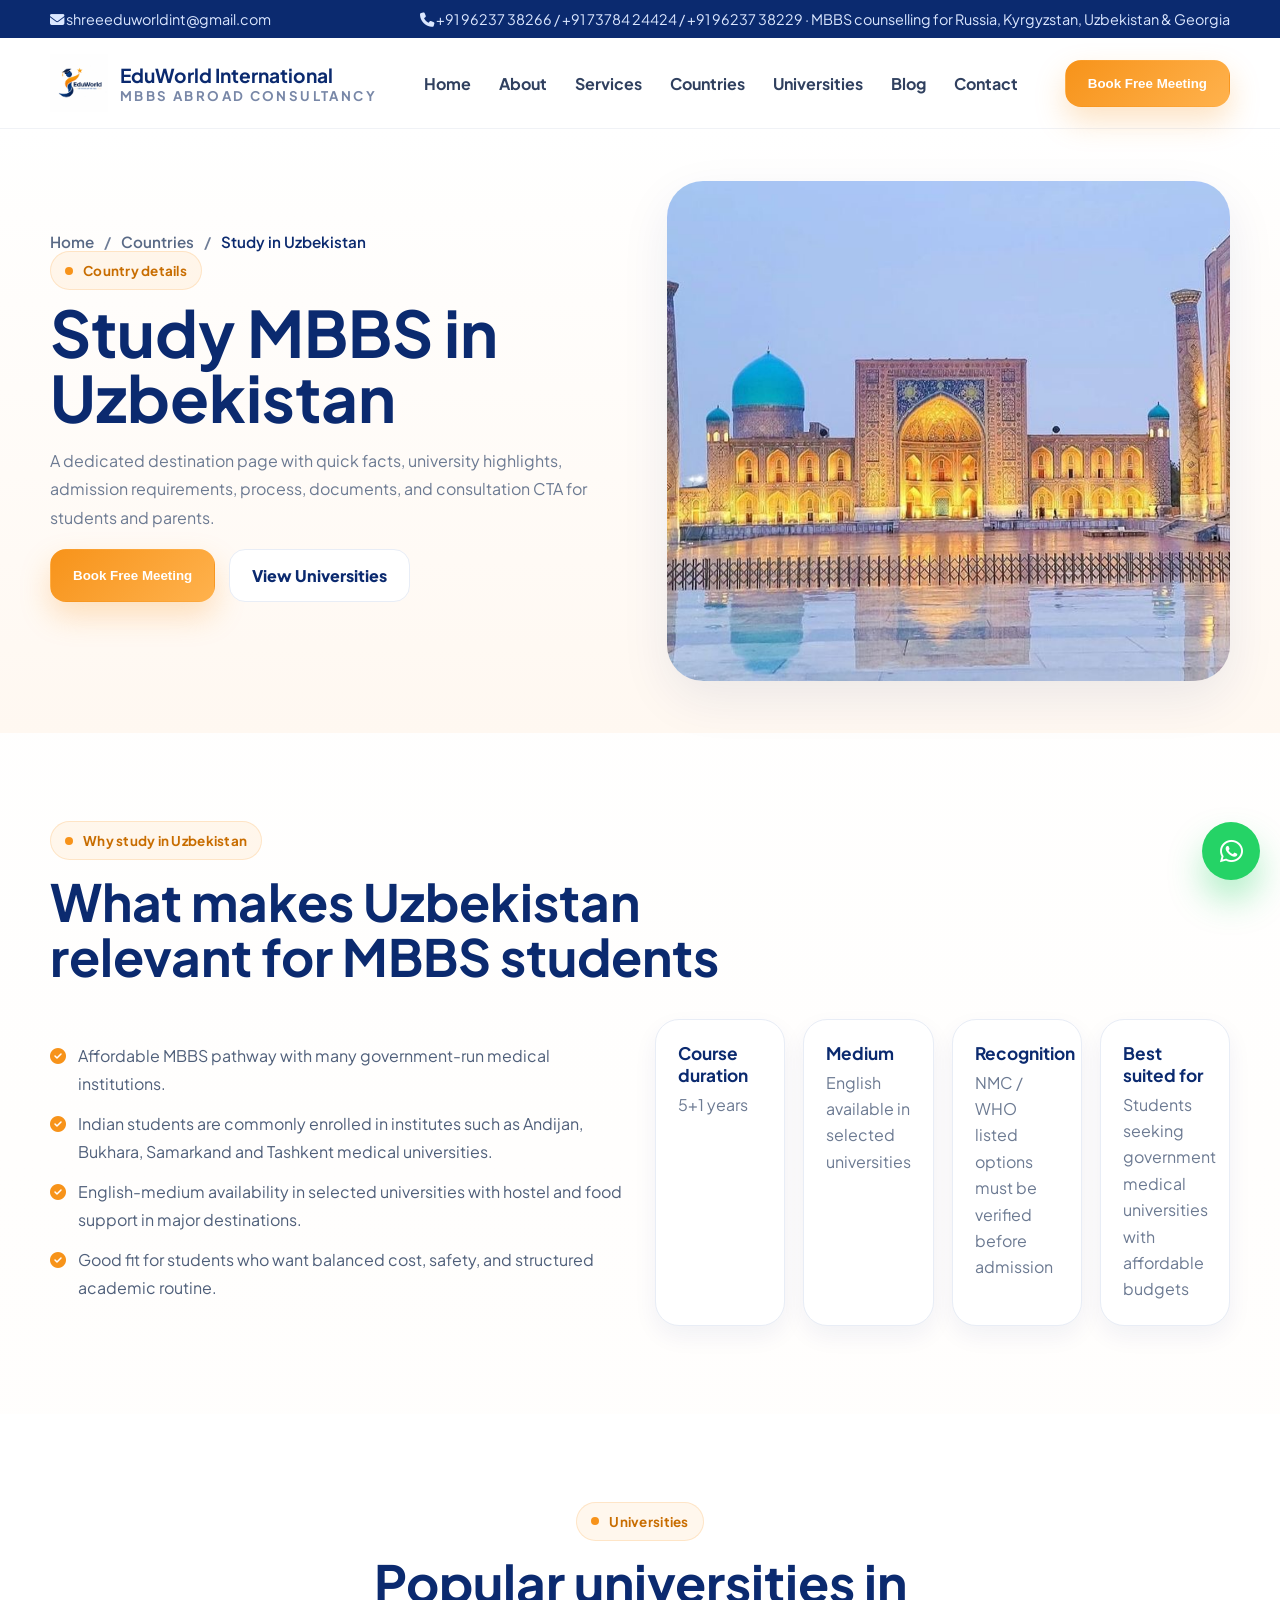
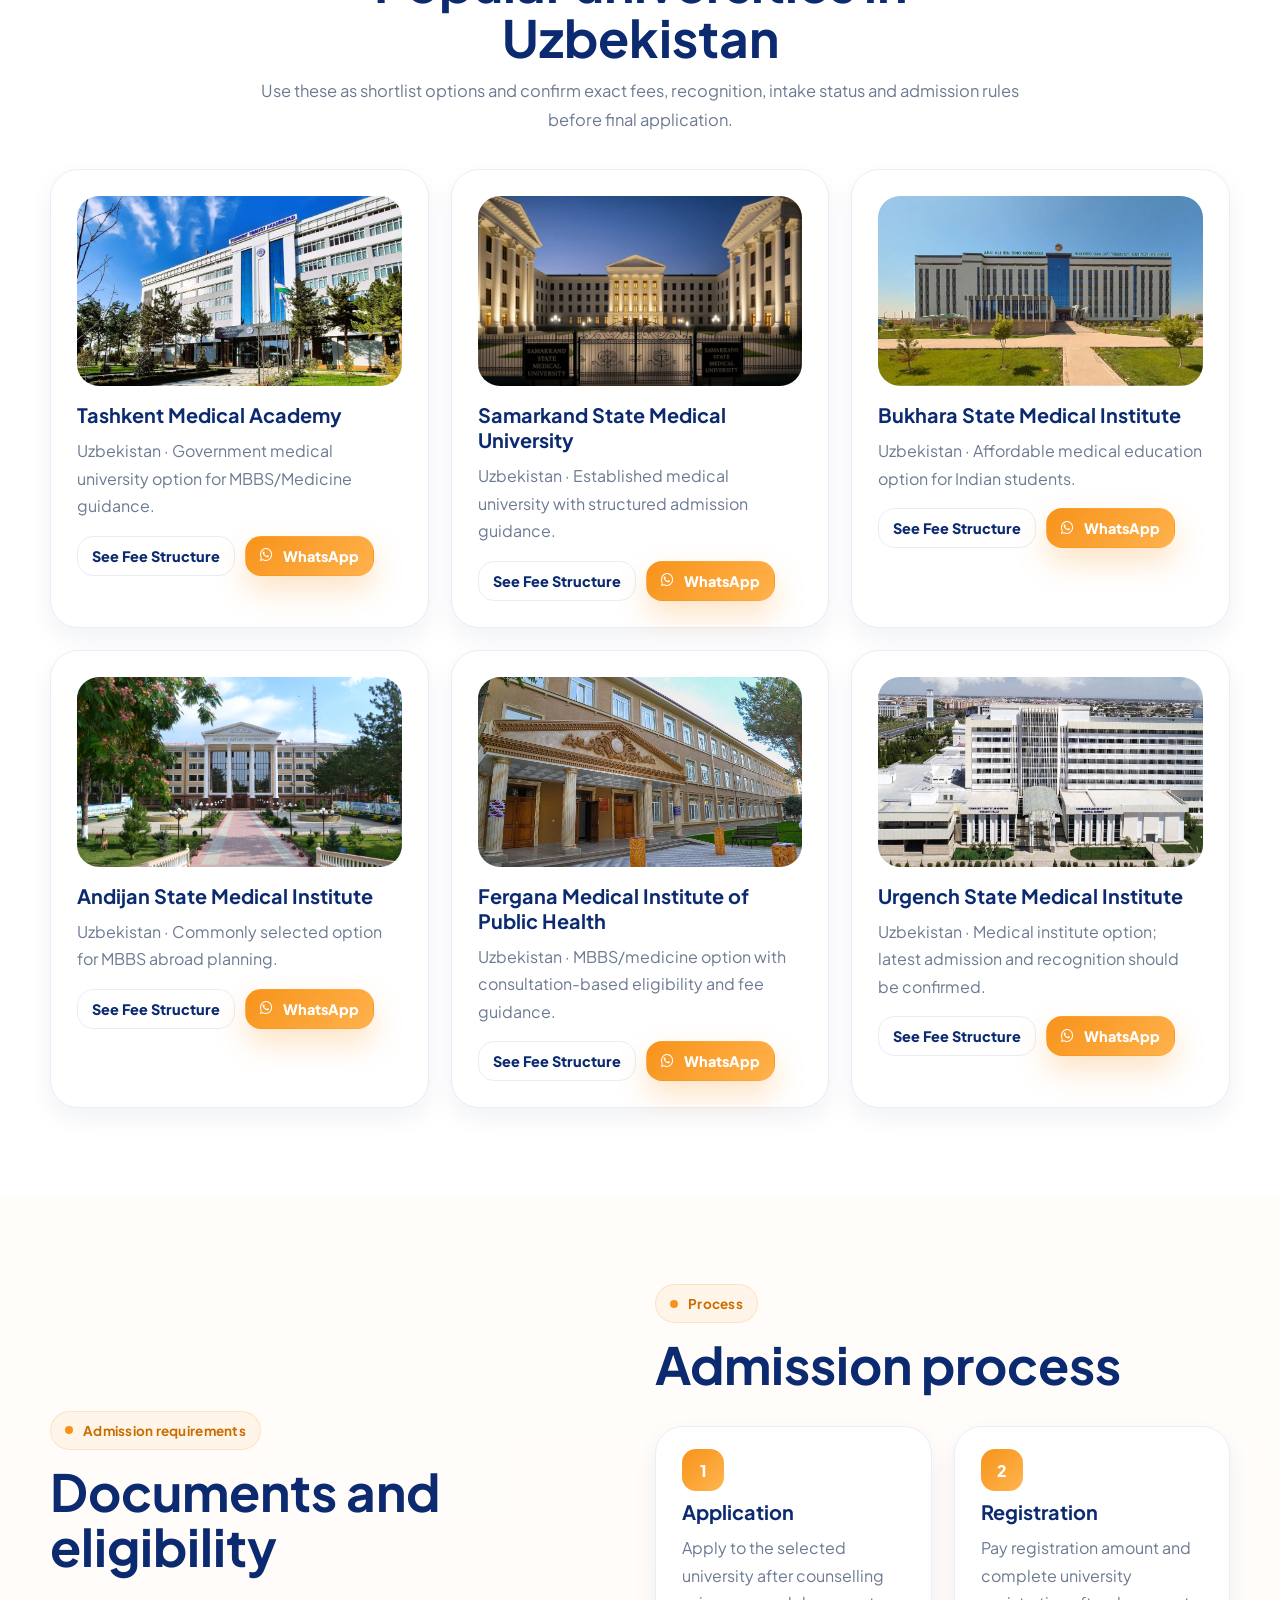
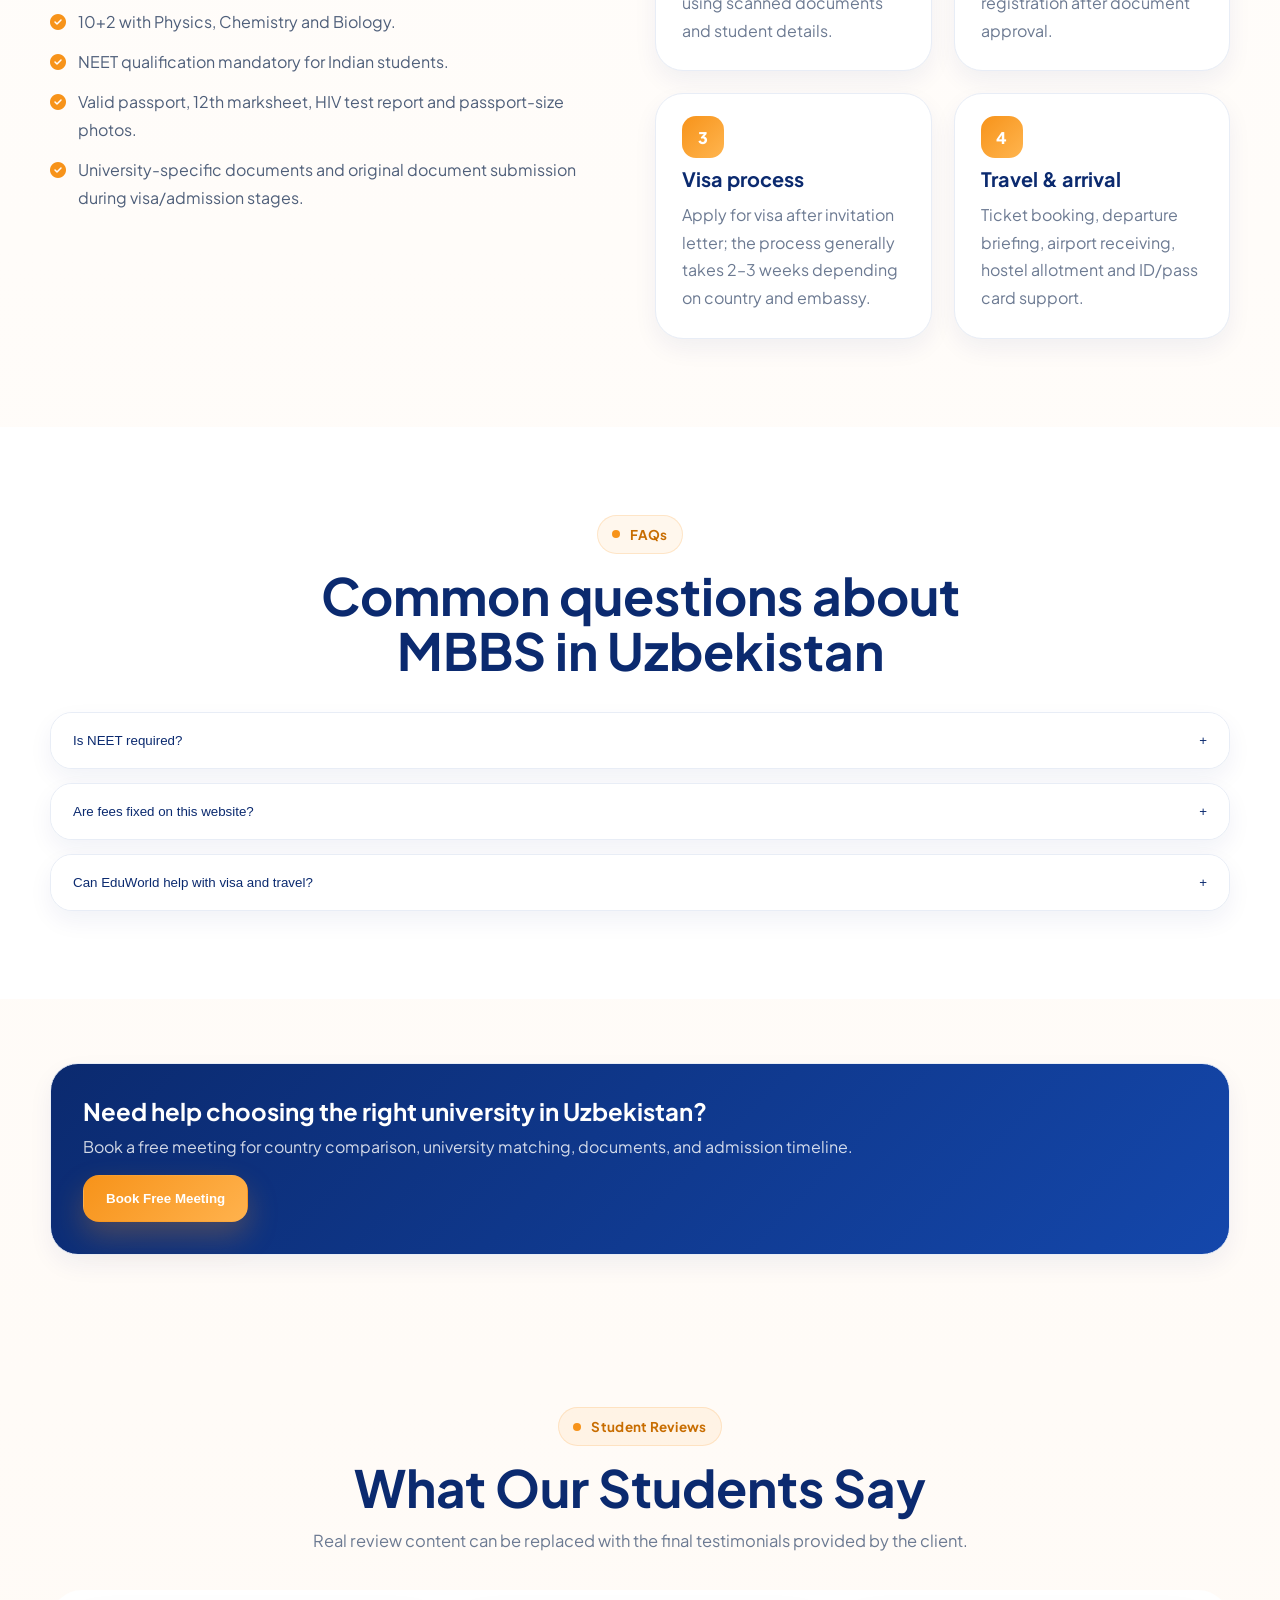
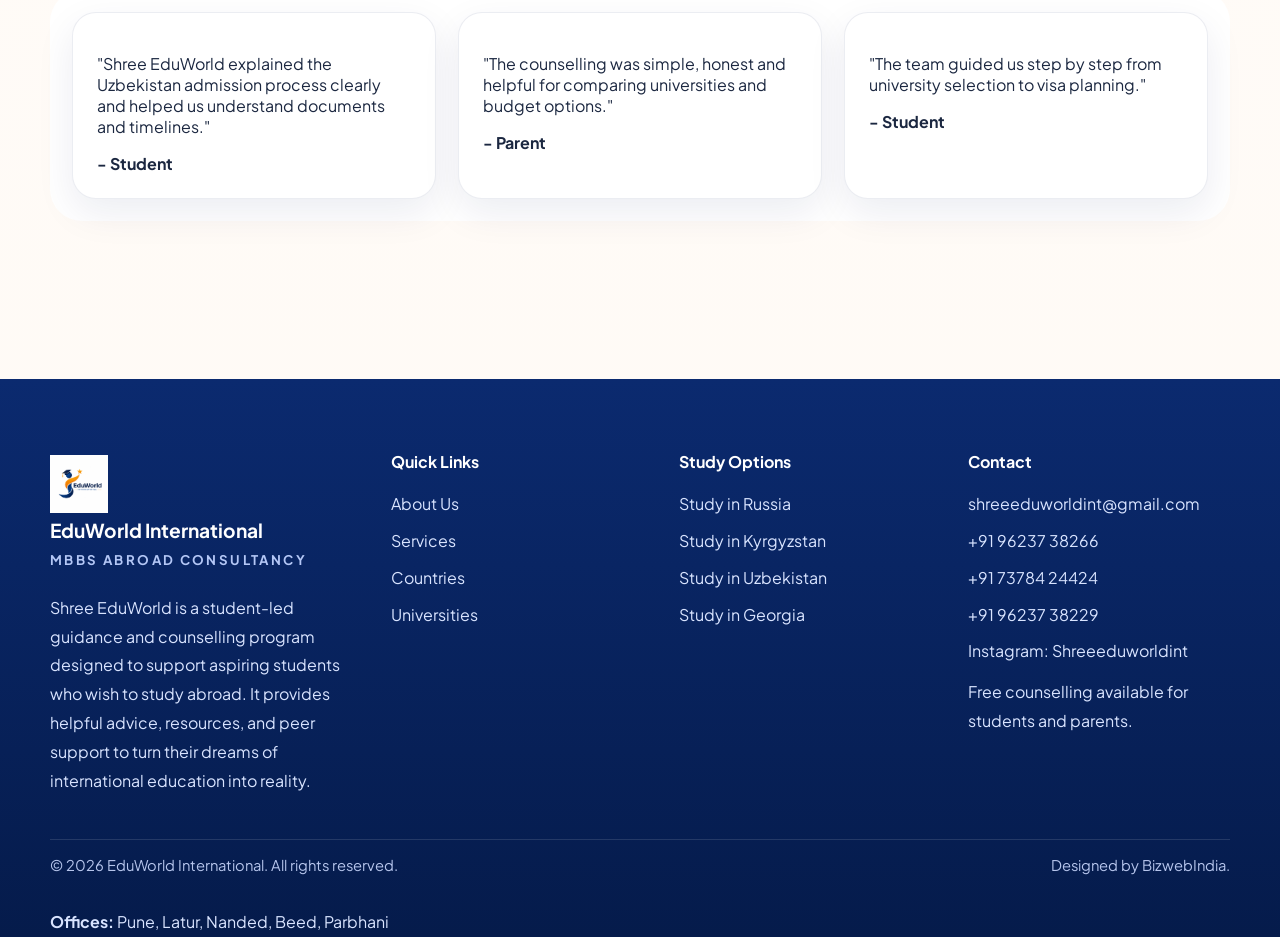
<file: study-in-uzbekistan.html>
<!DOCTYPE html><html lang="en"><head><meta charset="UTF-8"><meta name="viewport" content="width=device-width, initial-scale=1.0"><title>Study MBBS in Uzbekistan | Shree EduWorld International</title><meta name="description" content="Study MBBS in Uzbekistan with Shree EduWorld International. Get guidance for Tashkent, Samarkand, Bukhara, Andijan and other medical universities with admission, visa and fee counselling."><link rel="preconnect" href="https://fonts.googleapis.com"><link rel="preconnect" href="https://fonts.gstatic.com" crossorigin><link href="https://fonts.googleapis.com/css2?family=Plus+Jakarta+Sans:wght@400;500;600;700;800&display=swap" rel="stylesheet"><link rel="stylesheet" href="https://cdnjs.cloudflare.com/ajax/libs/font-awesome/6.5.2/css/all.min.css"><link rel="stylesheet" href="styles.css">
<meta name="keywords" content="MBBS in Uzbekistan, study MBBS Uzbekistan, Uzbekistan medical universities, Tashkent Medical Academy, Samarkand State Medical University, Shree EduWorld, MBBS abroad consultancy India">
<meta name="robots" content="index, follow">
<meta name="author" content="Shree EduWorld International">
<meta property="og:title" content="Study MBBS in Uzbekistan | Shree EduWorld International">
<meta property="og:description" content="Explore MBBS in Uzbekistan with university shortlisting, admission support, visa guidance, fee counselling and free student guidance from Shree EduWorld International.">
<meta property="og:type" content="website">
<meta property="og:image" content="assets/logo.png">
<link rel="canonical" href="study-in-uzbekistan.html">
<script type="application/ld+json">
{
  "@context": "https://schema.org",
  "@type": "EducationalOrganization",
  "name": "Shree EduWorld International",
  "url": "study-in-uzbekistan.html",
  "email": "shreeeduworldint@gmail.com",
  "telephone": "+91 9623738266",
  "areaServed": ["Pune", "Latur", "Nanded", "Beed", "Parbhani"],
  "description": "Student-led study abroad guidance and counselling program for aspiring students."
}
</script>
<style>
.footer{overflow:hidden;}
.footer .container{max-width:1180px;width:min(1180px,calc(100% - 32px));margin-inline:auto;}
.uni-card img.uni-img{width:100%;height:190px;object-fit:cover;border-radius:22px;margin-bottom:16px;display:block;}
.uni-actions{display:flex;flex-wrap:wrap;gap:10px;margin-top:16px;}
.uni-actions .btn{padding:10px 14px;font-size:.9rem;}
.student-reviews .review-card{background:#fff;border:1px solid rgba(7,31,87,.08);border-radius:24px;padding:24px;box-shadow:0 14px 38px rgba(7,31,87,.08);}
.footer-offices{width:min(1180px,calc(100% - 32px));margin:18px auto 0;color:#b4c7f6;line-height:1.7;}
</style>
</head><body><div class="topbar"><div class="container inner"><span><i class="fa-solid fa-envelope"></i> shreeeduworldint@gmail.com</span><span><i class="fa-solid fa-phone"></i> +91 96237 38266 / +91 73784 24424 / +91 96237 38229 · MBBS counselling for Russia, Kyrgyzstan, Uzbekistan & Georgia</span></div></div>
<header class="header"><div class="container navbar"><a class="logo" href="index.html"><img src="assets/logo.png" alt="EduWorld International logo"><div class="logo-text"><strong>EduWorld International</strong><span>MBBS Abroad Consultancy</span></div></a><nav class="nav-links"><a href="index.html">Home</a><a href="about.html">About</a><a href="services.html">Services</a><a href="countries.html">Countries</a><a href="universities.html">Universities</a><a href="blog.html">Blog</a><a href="contact.html">Contact</a></nav><div class="nav-actions"><button class="btn btn-primary" data-open-meeting>Book Free Meeting</button><button class="menu-btn" aria-label="Open menu"><i class="fa-solid fa-bars"></i></button></div></div></header><section class="page-hero"><div class="container page-hero-grid"><div><div class="breadcrumb"><a href="index.html">Home</a><span>/</span><a href="countries.html">Countries</a><span>/</span><span class="current">Study in Uzbekistan</span></div><span class="eyebrow">Country details</span><h1>Study MBBS in Uzbekistan</h1><p>A dedicated destination page with quick facts, university highlights, admission requirements, process, documents, and consultation CTA for students and parents.</p><div class="hero-actions"><button class="btn btn-primary" data-open-meeting>Book Free Meeting</button><a class="btn btn-outline" href="universities.html">View Universities</a></div></div><div class="page-hero-image"><img src="assets/uzabekistan.jpeg" alt="Study in Uzbekistan"></div></div></section>
<section class="section"><div class="container"><div class="section-head left"><span class="eyebrow">Why study in Uzbekistan</span><h2>What makes Uzbekistan relevant for MBBS students</h2></div><div class="split"><div><ul class="check-list"><li><i class="fa-solid fa-circle-check"></i><span>Affordable MBBS pathway with many government-run medical institutions.</span></li><li><i class="fa-solid fa-circle-check"></i><span>Indian students are commonly enrolled in institutes such as Andijan, Bukhara, Samarkand and Tashkent medical universities.</span></li><li><i class="fa-solid fa-circle-check"></i><span>English-medium availability in selected universities with hostel and food support in major destinations.</span></li><li><i class="fa-solid fa-circle-check"></i><span>Good fit for students who want balanced cost, safety, and structured academic routine.</span></li></ul></div><div class="facts-grid"><div class="fact"><strong>Course duration</strong><span>5+1 years</span></div><div class="fact"><strong>Medium</strong><span>English available in selected universities</span></div><div class="fact"><strong>Recognition</strong><span>NMC / WHO listed options must be verified before admission</span></div><div class="fact"><strong>Best suited for</strong><span>Students seeking government medical universities with affordable budgets</span></div></div></div></div></section>
<section class="section" style="background:#fff"><div class="container"><div class="section-head"><span class="eyebrow">Universities</span><h2>Popular universities in Uzbekistan</h2><p>Use these as shortlist options and confirm exact fees, recognition, intake status and admission rules before final application.</p></div><div class="grid grid-3">
<div class="uni-card"><img class="uni-img" src="assets/uzbekistan/20220729_173614-2-1024x667.jpg" alt="Tashkent Medical Academy Uzbekistan"><h3>Tashkent Medical Academy</h3><p>Uzbekistan · Government medical university option for MBBS/Medicine guidance.</p><div class="uni-actions"><a class="btn btn-outline" href="contact.html">See Fee Structure</a><a class="btn btn-primary" target="_blank" rel="noopener" href="https://wa.me/919623738266?text=Hi%20Shree%20EduWorld%2C%20I%20want%20fee%20structure%20for%20Tashkent%20Medical%20Academy."><i class="fa-brands fa-whatsapp"></i> WhatsApp</a></div></div>
<div class="uni-card"><img class="uni-img" src="assets/uzbekistan/Samarkand State Medical University.webp" alt="Samarkand State Medical University Uzbekistan"><h3>Samarkand State Medical University</h3><p>Uzbekistan · Established medical university with structured admission guidance.</p><div class="uni-actions"><a class="btn btn-outline" href="contact.html">See Fee Structure</a><a class="btn btn-primary" target="_blank" rel="noopener" href="https://wa.me/919623738266?text=Hi%20Shree%20EduWorld%2C%20I%20want%20fee%20structure%20for%20Samarkand%20State%20Medical%20University."><i class="fa-brands fa-whatsapp"></i> WhatsApp</a></div></div>
<div class="uni-card"><img class="uni-img" src="assets/uzbekistan/Bukhara State Medical Institute.webp" alt="Bukhara State Medical Institute Uzbekistan"><h3>Bukhara State Medical Institute</h3><p>Uzbekistan · Affordable medical education option for Indian students.</p><div class="uni-actions"><a class="btn btn-outline" href="contact.html">See Fee Structure</a><a class="btn btn-primary" target="_blank" rel="noopener" href="https://wa.me/919623738266?text=Hi%20Shree%20EduWorld%2C%20I%20want%20fee%20structure%20for%20Bukhara%20State%20Medical%20Institute."><i class="fa-brands fa-whatsapp"></i> WhatsApp</a></div></div>
<div class="uni-card"><img class="uni-img" src="assets/uzbekistan/Andijan State Medical Institute.png" alt="Andijan State Medical Institute Uzbekistan"><h3>Andijan State Medical Institute</h3><p>Uzbekistan · Commonly selected option for MBBS abroad planning.</p><div class="uni-actions"><a class="btn btn-outline" href="contact.html">See Fee Structure</a><a class="btn btn-primary" target="_blank" rel="noopener" href="https://wa.me/919623738266?text=Hi%20Shree%20EduWorld%2C%20I%20want%20fee%20structure%20for%20Andijan%20State%20Medical%20Institute."><i class="fa-brands fa-whatsapp"></i> WhatsApp</a></div></div>
<div class="uni-card"><img class="uni-img" src="assets/uzbekistan/fergana-medical-institute-of-public-health1.jpg" alt="Fergana Medical Institute of Public Health Uzbekistan"><h3>Fergana Medical Institute of Public Health</h3><p>Uzbekistan · MBBS/medicine option with consultation-based eligibility and fee guidance.</p><div class="uni-actions"><a class="btn btn-outline" href="contact.html">See Fee Structure</a><a class="btn btn-primary" target="_blank" rel="noopener" href="https://wa.me/919623738266?text=Hi%20Shree%20EduWorld%2C%20I%20want%20fee%20structure%20for%20Fergana%20Medical%20Institute."><i class="fa-brands fa-whatsapp"></i> WhatsApp</a></div></div>
<div class="uni-card"><img class="uni-img" src="assets/uzbekistan/Urgench State Medical Institute.jpg" alt="Urgench State Medical Institute Uzbekistan"><h3>Urgench State Medical Institute</h3><p>Uzbekistan · Medical institute option; latest admission and recognition should be confirmed.</p><div class="uni-actions"><a class="btn btn-outline" href="contact.html">See Fee Structure</a><a class="btn btn-primary" target="_blank" rel="noopener" href="https://wa.me/919623738266?text=Hi%20Shree%20EduWorld%2C%20I%20want%20fee%20structure%20for%20Urgench%20State%20Medical%20Institute."><i class="fa-brands fa-whatsapp"></i> WhatsApp</a></div></div>
</div></div></section>
<section class="section"><div class="container split"><div><div class="section-head left"><span class="eyebrow">Admission requirements</span><h2>Documents and eligibility</h2></div><ul class="check-list"><li><i class="fa-solid fa-circle-check"></i><span>10+2 with Physics, Chemistry and Biology.</span></li><li><i class="fa-solid fa-circle-check"></i><span>NEET qualification mandatory for Indian students.</span></li><li><i class="fa-solid fa-circle-check"></i><span>Valid passport, 12th marksheet, HIV test report and passport-size photos.</span></li><li><i class="fa-solid fa-circle-check"></i><span>University-specific documents and original document submission during visa/admission stages.</span></li></ul></div><div><div class="section-head left"><span class="eyebrow">Process</span><h2>Admission process</h2></div><div class="grid grid-2"><div class="step-card"><div class="step-badge">1</div><h3>Application</h3><p>Apply to the selected university after counselling using scanned documents and student details.</p></div><div class="step-card"><div class="step-badge">2</div><h3>Registration</h3><p>Pay registration amount and complete university registration after document approval.</p></div><div class="step-card"><div class="step-badge">3</div><h3>Visa process</h3><p>Apply for visa after invitation letter; the process generally takes 2–3 weeks depending on country and embassy.</p></div><div class="step-card"><div class="step-badge">4</div><h3>Travel & arrival</h3><p>Ticket booking, departure briefing, airport receiving, hostel allotment and ID/pass card support.</p></div></div></div></div></section>
<section class="section" style="background:#fff"><div class="container"><div class="section-head"><span class="eyebrow">FAQs</span><h2>Common questions about MBBS in Uzbekistan</h2></div><div class="faq-list"><div class="faq-item"><button class="faq-q">Is NEET required?<span class="plus">+</span></button><div class="faq-a">Yes, Indian students need NEET qualification for MBBS abroad as per Indian requirements.</div></div><div class="faq-item"><button class="faq-q">Are fees fixed on this website?<span class="plus">+</span></button><div class="faq-a">No. Latest tuition, hostel, mess and total budget must be confirmed during consultation before admission.</div></div><div class="faq-item"><button class="faq-q">Can EduWorld help with visa and travel?<span class="plus">+</span></button><div class="faq-a">Yes. The process includes visa guidance, travel planning, departure briefing and arrival support.</div></div></div></div></section>
<section class="section compact"><div class="container"><div class="card" style="padding:32px;background:linear-gradient(135deg,var(--navy),#1447ab);color:#fff"><h2 style="margin:0 0 10px;color:#fff">Need help choosing the right university in Uzbekistan?</h2><p style="margin:0 0 18px;color:rgba(255,255,255,.82)">Book a free meeting for country comparison, university matching, documents, and admission timeline.</p><button class="btn btn-primary" data-open-meeting>Book Free Meeting</button></div></div></section><section class="section student-reviews"><div class="container"><div class="section-head"><span class="eyebrow">Student Reviews</span><h2>What Our Students Say</h2><p>Real review content can be replaced with the final testimonials provided by the client.</p></div><div class="grid grid-3"><div class="review-card"><p>"Shree EduWorld explained the Uzbekistan admission process clearly and helped us understand documents and timelines."</p><strong>- Student</strong></div><div class="review-card"><p>"The counselling was simple, honest and helpful for comparing universities and budget options."</p><strong>- Parent</strong></div><div class="review-card"><p>"The team guided us step by step from university selection to visa planning."</p><strong>- Student</strong></div></div></div></section><footer class="footer"><div class="container footer-grid"><div class="brand"><a class="logo" href="index.html"><img src="assets/logo.png" alt="EduWorld International logo"><div class="logo-text"><strong style="color:#fff">EduWorld International</strong><span style="color:#b4c7f6">MBBS Abroad Consultancy</span></div></a><p style="margin-top:18px">Shree EduWorld is a student-led guidance and counselling program designed to support aspiring students who wish to study abroad. It provides helpful advice, resources, and peer support to turn their dreams of international education into reality.</p></div><div><h4>Quick Links</h4><a href="about.html">About Us</a><a href="services.html">Services</a><a href="countries.html">Countries</a><a href="universities.html">Universities</a></div><div><h4>Study Options</h4><a href="study-in-russia.html">Study in Russia</a><a href="study-in-kyrgyzstan.html">Study in Kyrgyzstan</a><a href="study-in-uzbekistan.html">Study in Uzbekistan</a><a href="study-in-georgia.html">Study in Georgia</a></div><div><h4>Contact</h4><a href="mailto:shreeeduworldint@gmail.com">shreeeduworldint@gmail.com</a><a href="tel:+919623738266">+91 96237 38266</a><a href="tel:+917378424424">+91 73784 24424</a><a href="tel:+919623738229">+91 96237 38229</a><a href="https://instagram.com/Shreeeduworldint" target="_blank">Instagram: Shreeeduworldint</a><p style="margin:8px 0 0">Free counselling available for students and parents.</p></div></div><div class="container subfooter"><span>© 2026 EduWorld International. All rights reserved.</span><span>Designed by BizwebIndia.</span></div><p class="footer-offices"><strong>Offices:</strong> Pune, Latur, Nanded, Beed, Parbhani</p></footer><a class="whatsapp" href="https://wa.me/919623738266?text=Hi%20Shree%20EduWorld%20International%2C%20I%20want%20free%20MBBS%20counselling%20for%20Uzbekistan." target="_blank" rel="noopener" aria-label="WhatsApp"><i class="fa-brands fa-whatsapp"></i></a>
<div class="modal-backdrop" id="meetingModal">
  <div class="modal">
    <button class="modal-close" aria-label="Close"><i class="fa-solid fa-xmark"></i></button>
    <div class="modal-side">
      <div>
        <span class="eyebrow" style="background:rgba(255,255,255,.12);border-color:rgba(255,255,255,.14);color:#fff">Free consultation</span>
        <h3>Book your free MBBS counselling meeting</h3>
        <p>Speak with our team for university selection, eligibility review, documentation planning, and visa guidance for Russia, Kyrgyzstan, Uzbekistan or Georgia.</p>
      </div>
    </div>
    <div class="contact-card" style="box-shadow:none">
      <h3 style="margin:0 0 12px;color:var(--navy)">Schedule a callback</h3>
      <p style="margin:0 0 18px;color:var(--muted)">Fill in your details and our team will contact you.</p>
      <form id="meetingForm" class="form-grid">
        <input class="control" name="name" placeholder="Student name" required>
        <input class="control" name="phone" placeholder="Phone number" required>
        <input class="control full" name="email" placeholder="Email address">
        <select class="control" name="country">
          <option>Interested country</option>
          <option>Russia</option>
          <option>Kyrgyzstan</option>
          <option>Uzbekistan</option>
          <option>Georgia</option>
        </select>
        <input class="control" name="date" type="date" aria-label="Preferred meeting date">
        <input class="control" name="time" type="time" aria-label="Preferred meeting time">
        <textarea class="control full" name="message" rows="5" placeholder="Tell us your class, NEET status, preferred budget and questions"></textarea>
        <div class="booking-options full">
          <button class="btn btn-primary" type="submit">
            <i class="fa-brands fa-whatsapp"></i> Send on WhatsApp
          </button>
        </div>
      </form>
      
    </div>
  </div>
</div><div class="notice" id="notice">Thanks. Your meeting request has been captured.</div><script src="script.js"></script></body></html>
</file>
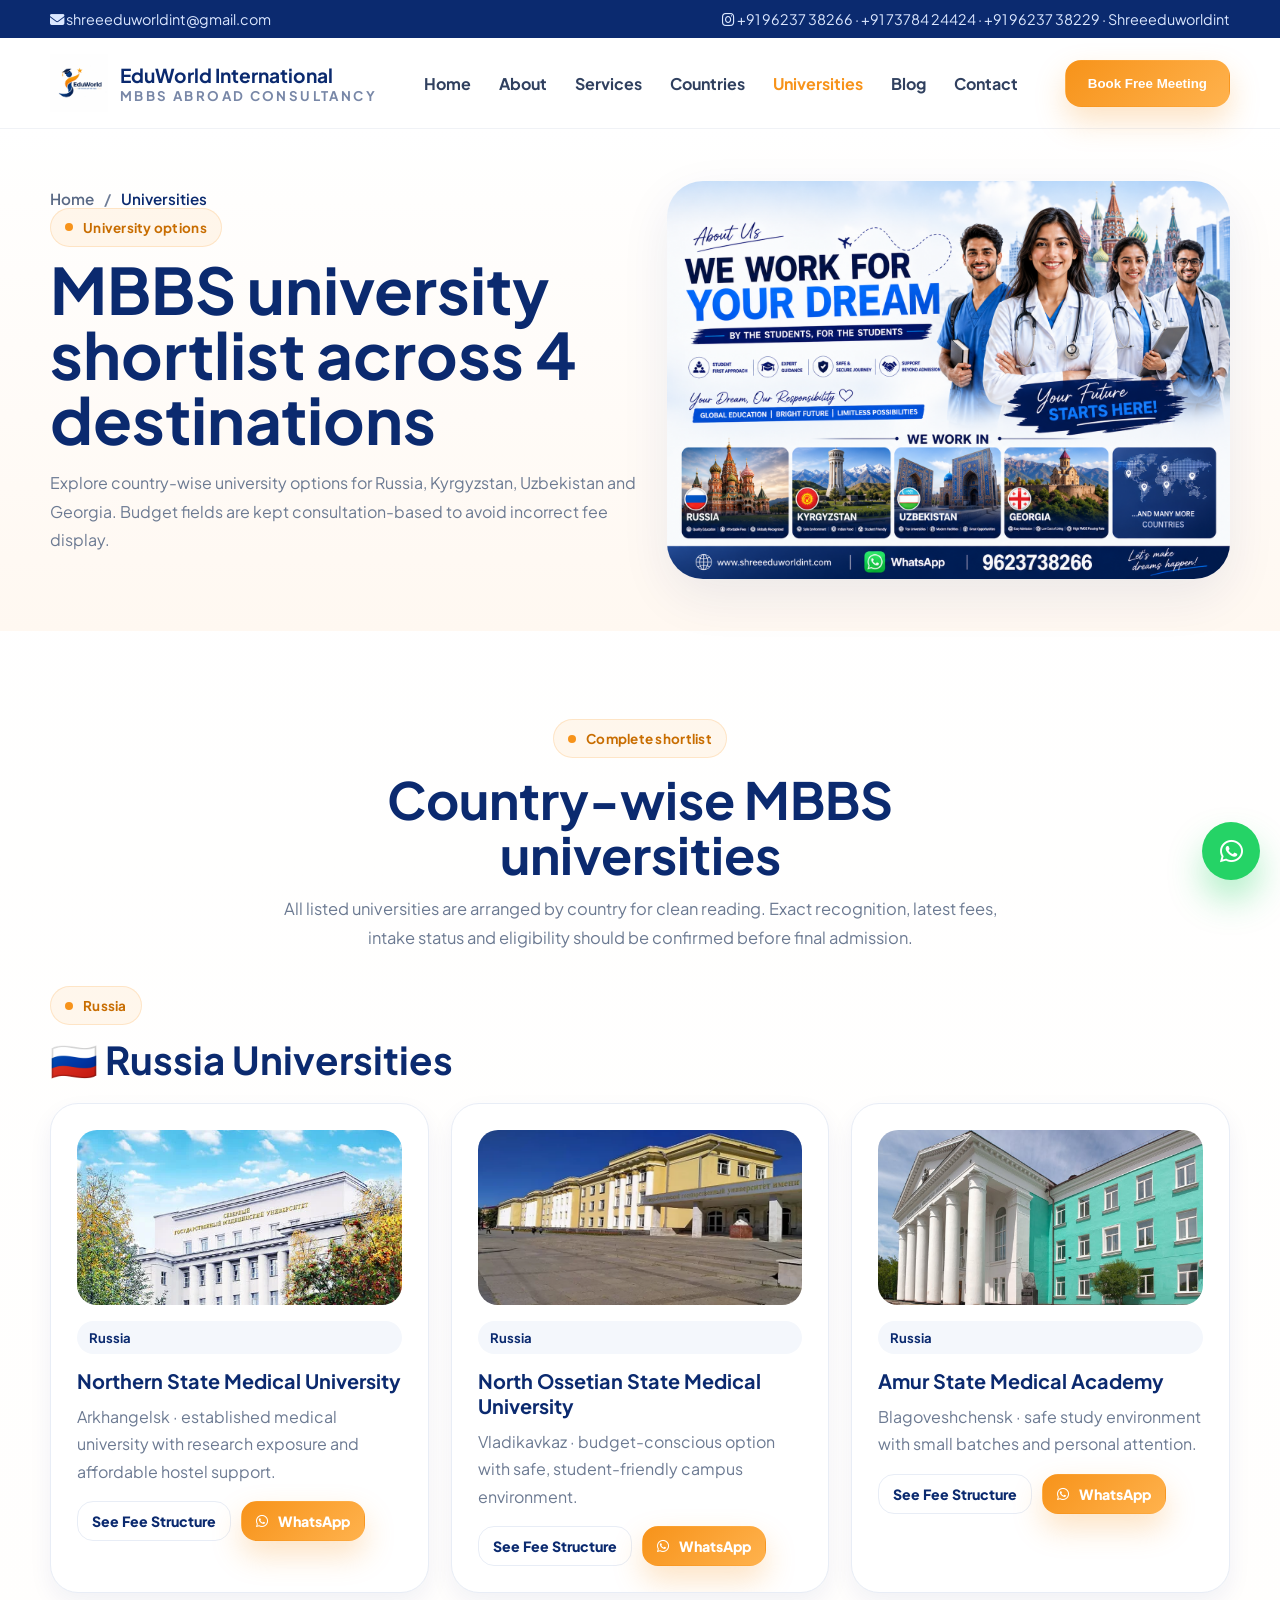
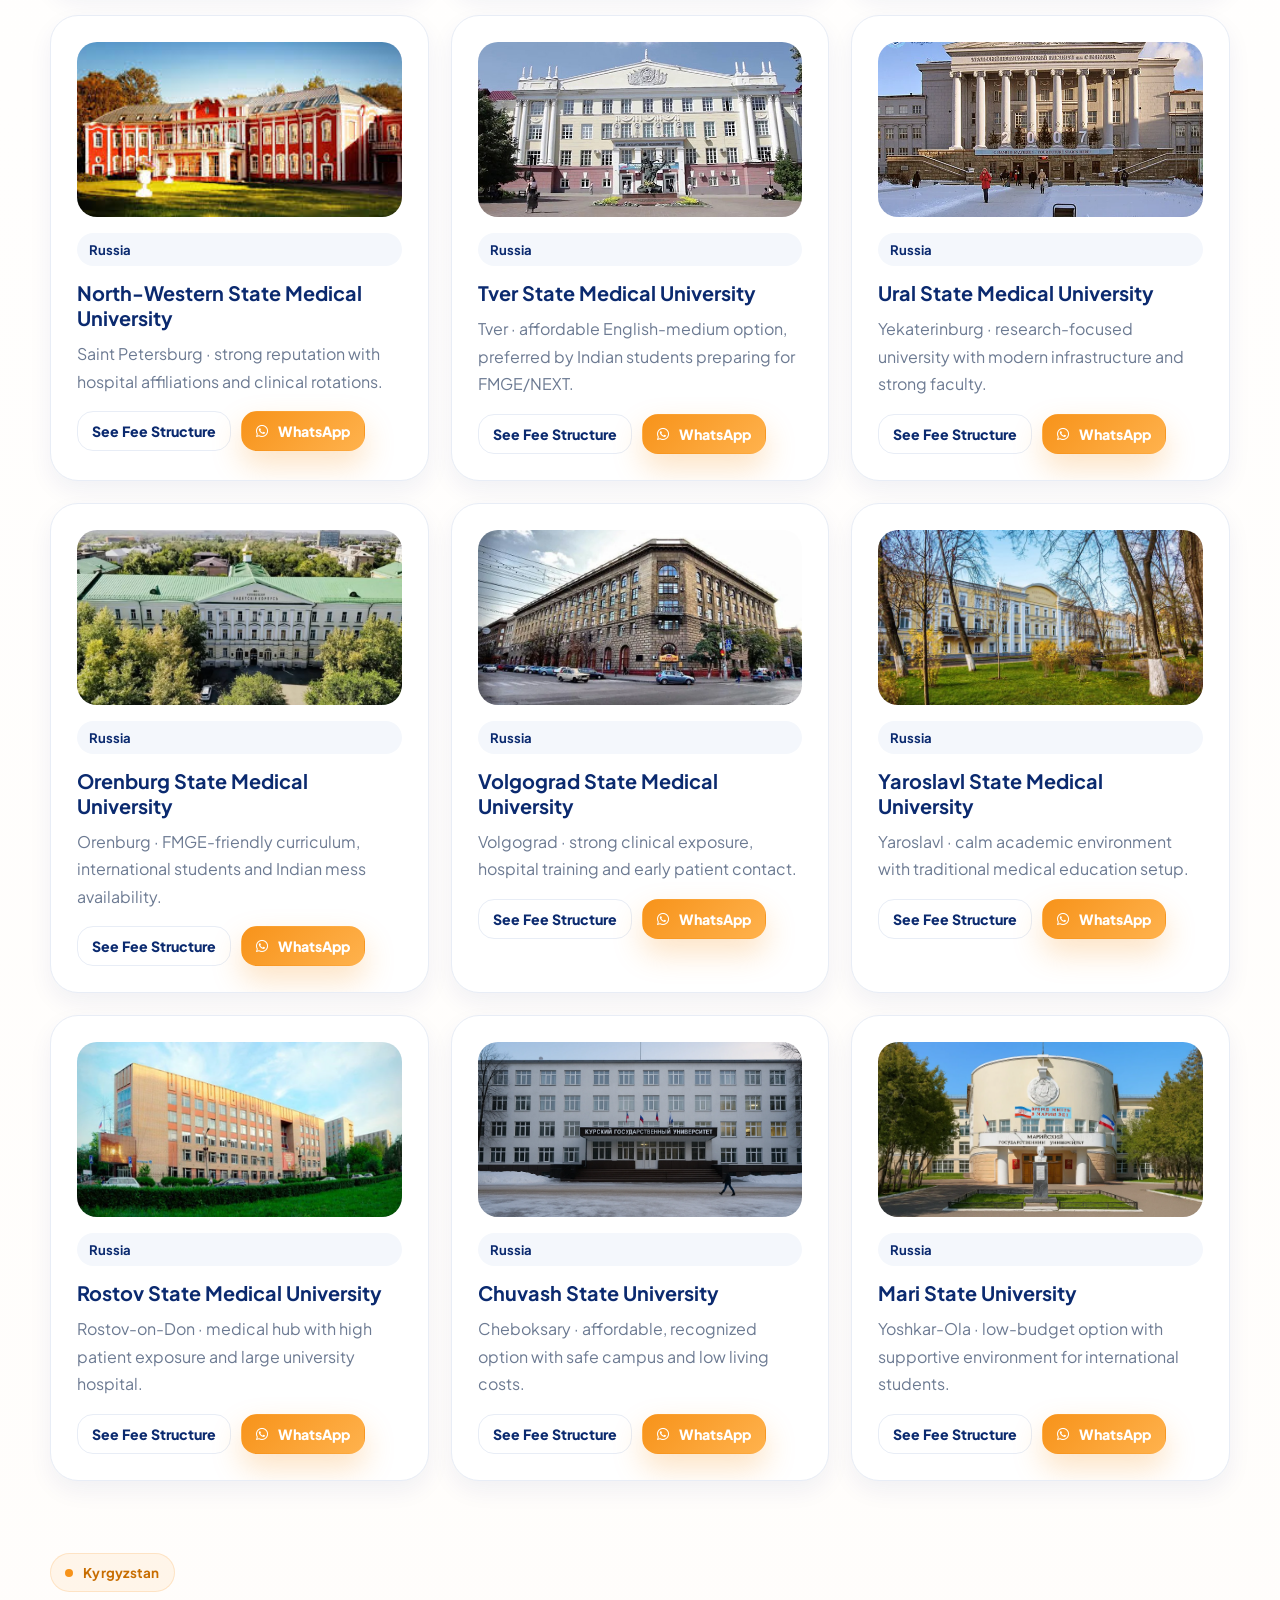
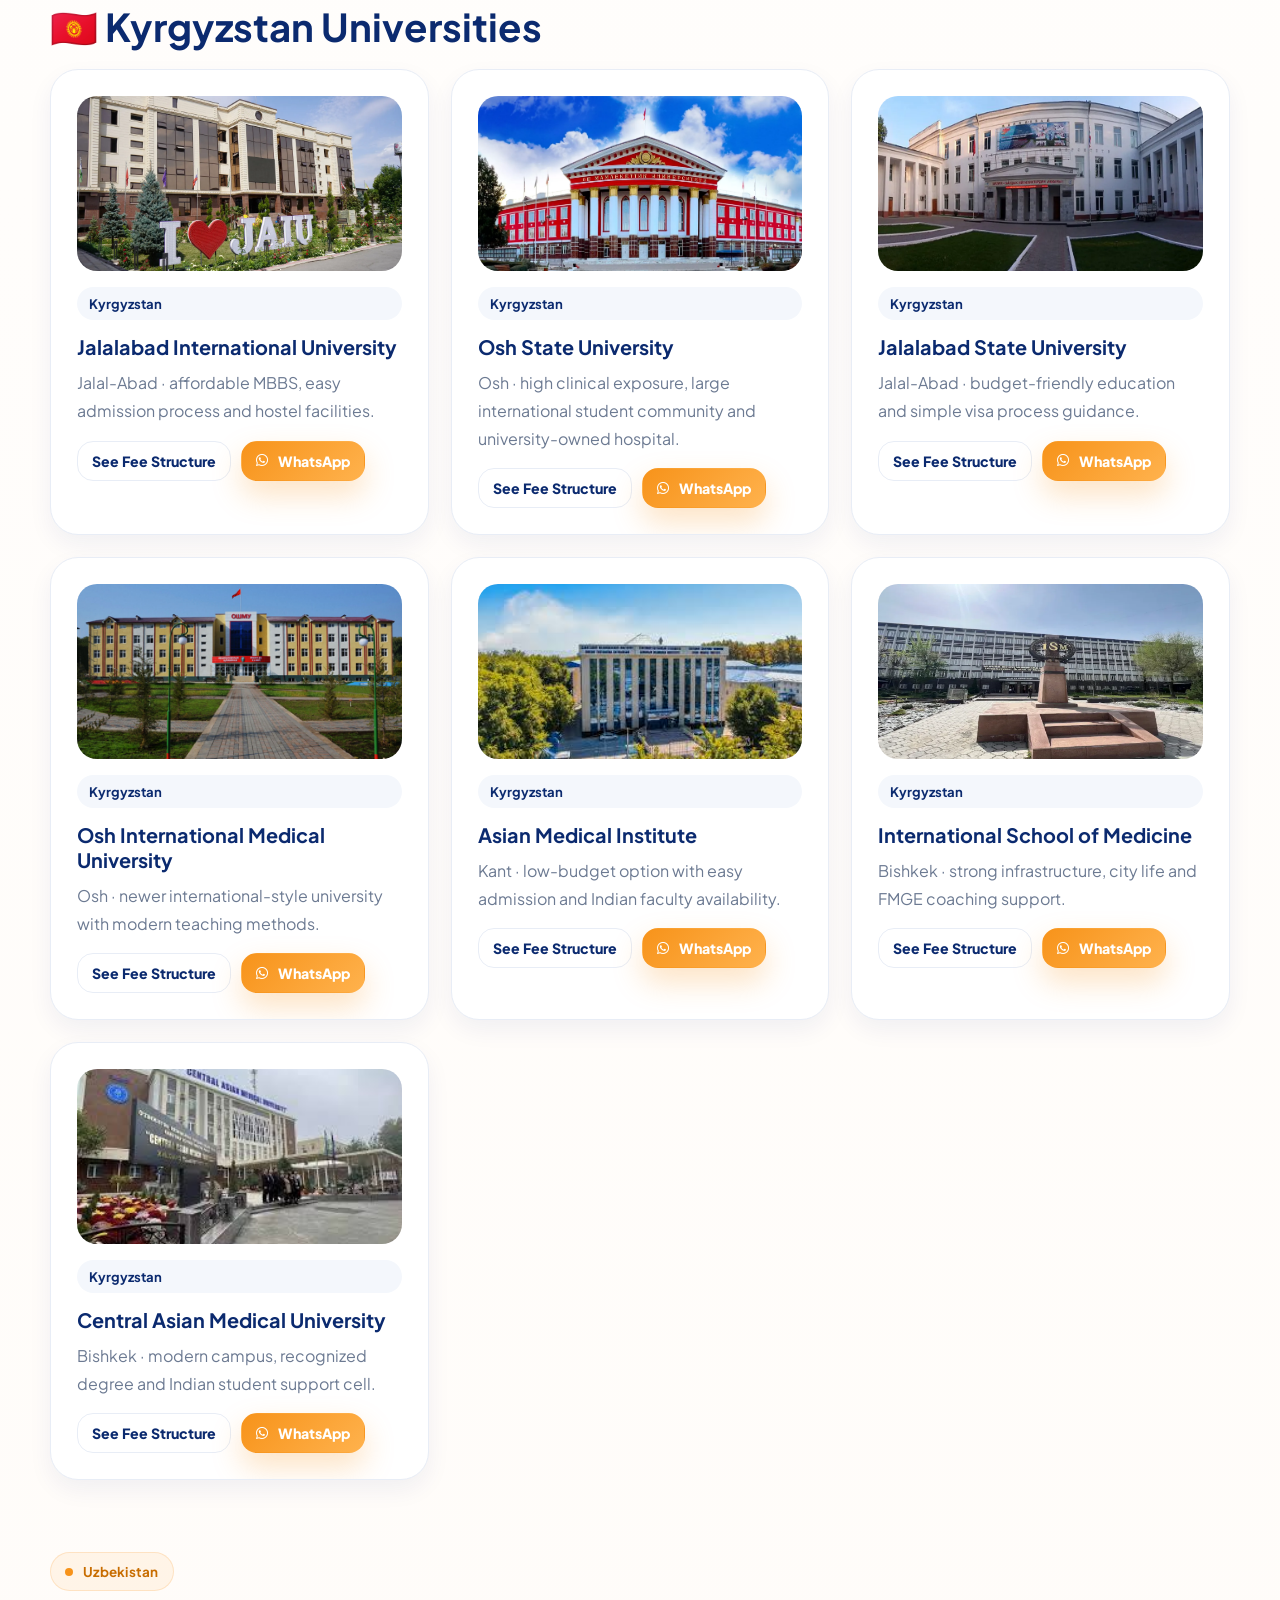
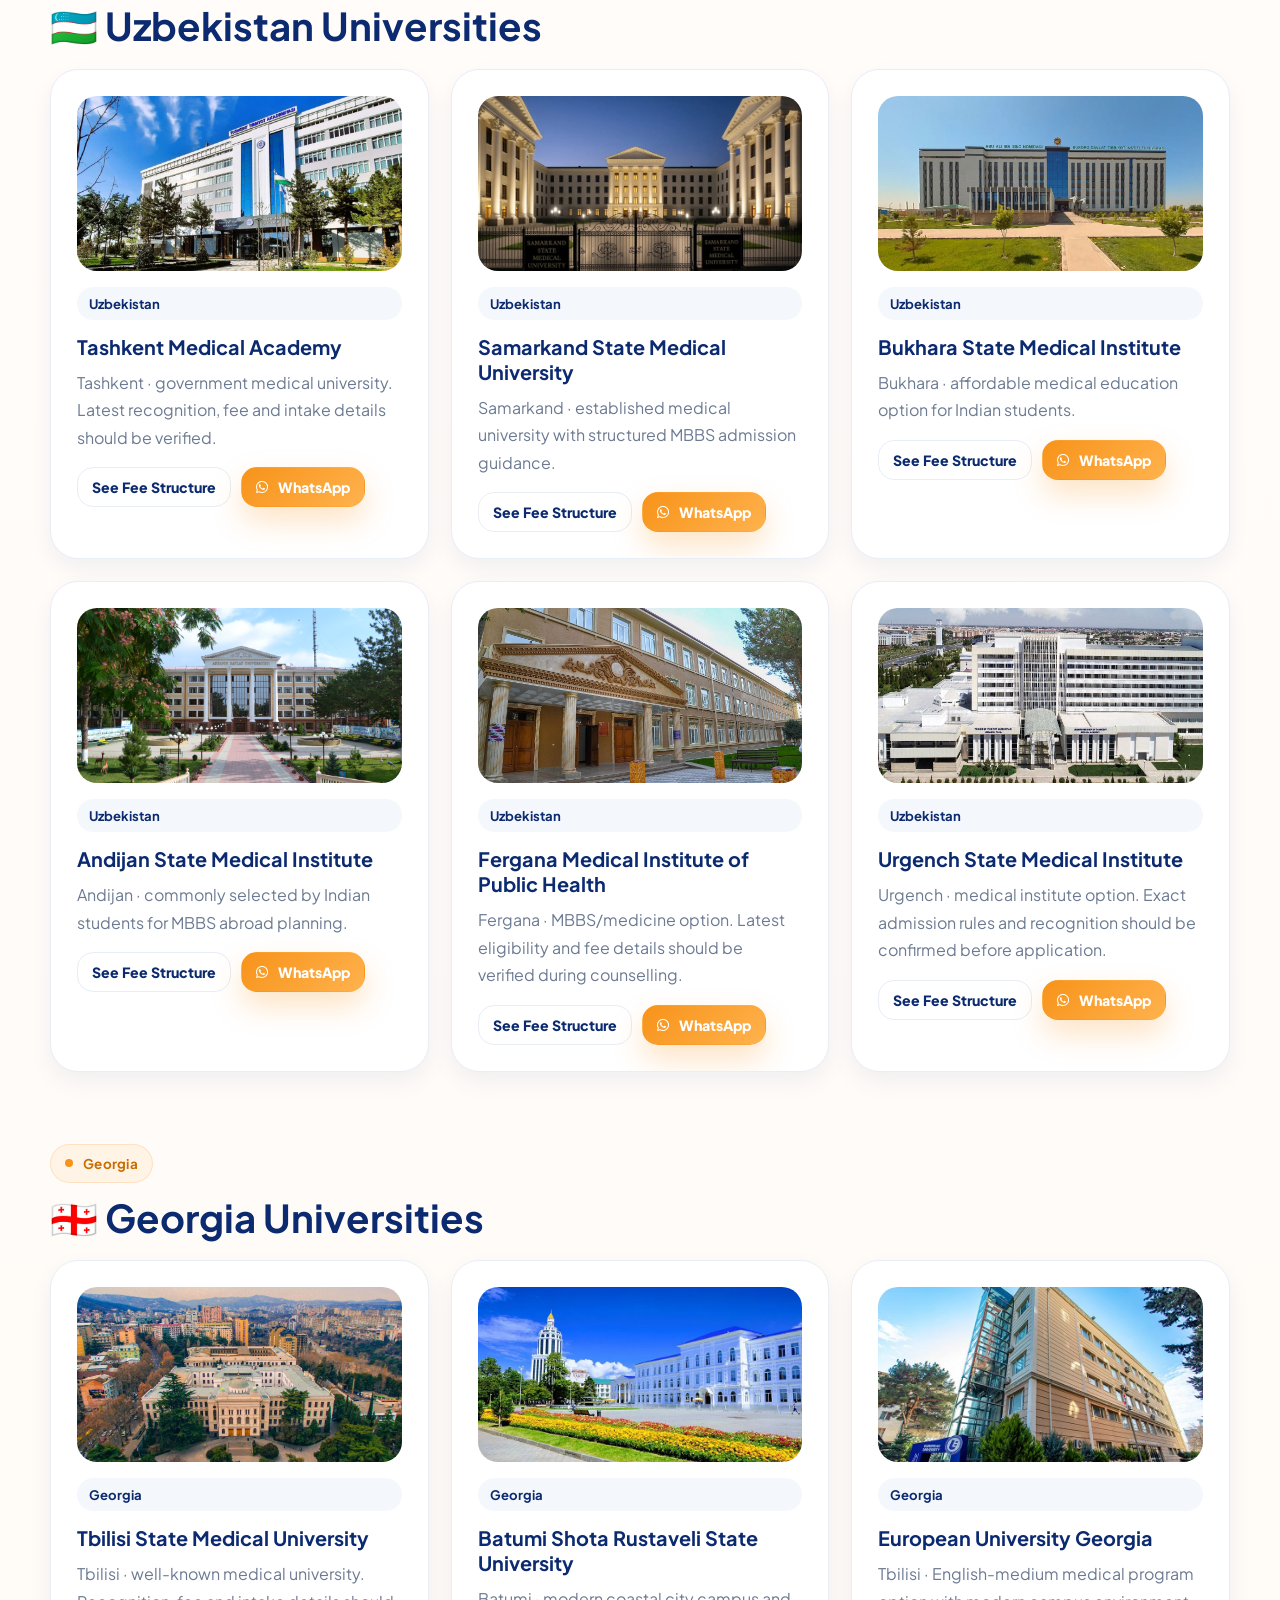
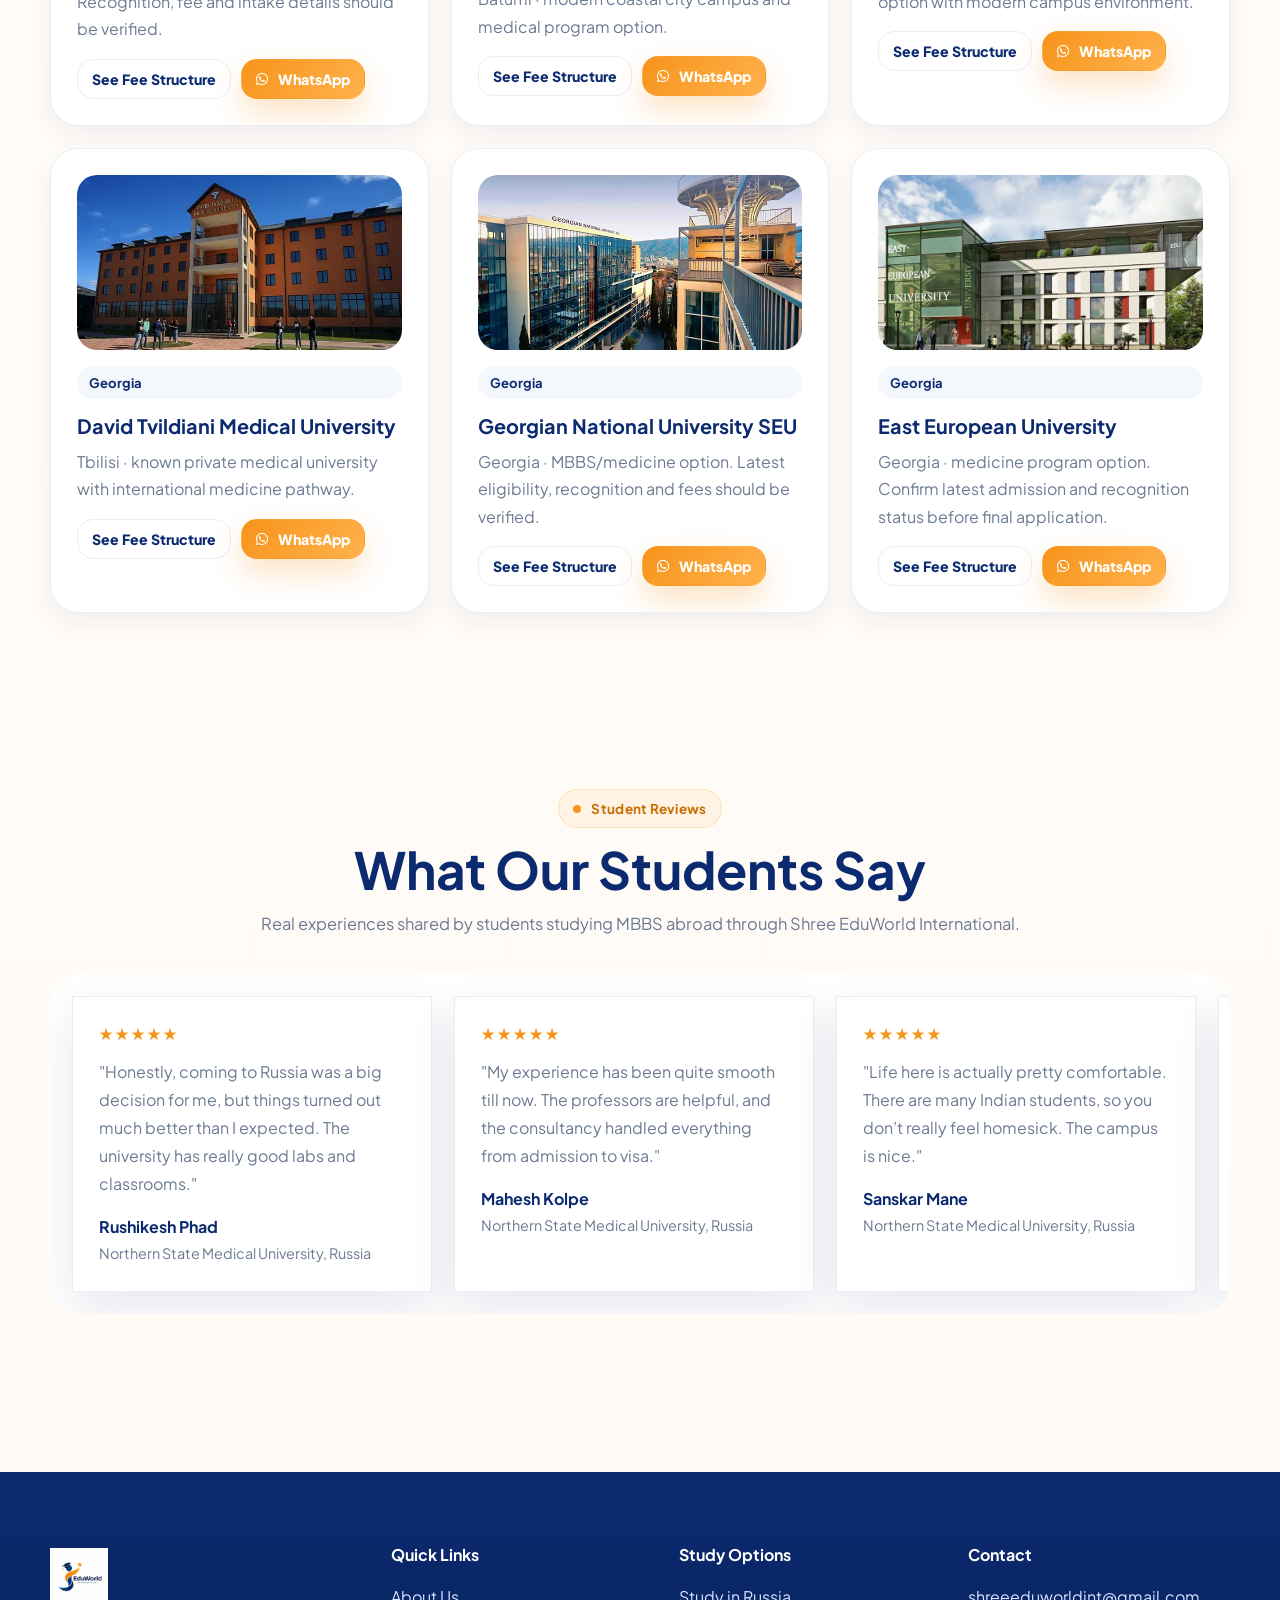
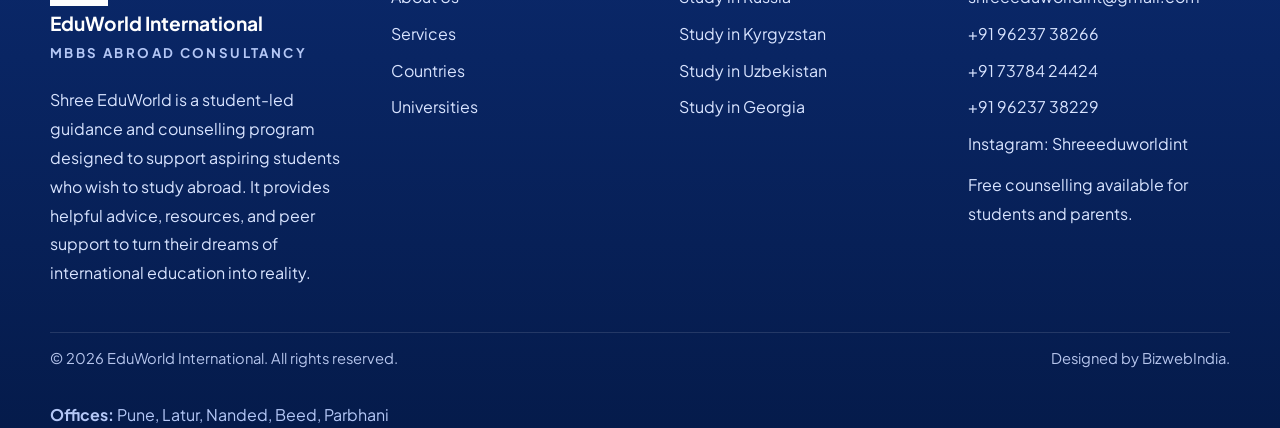
<file: universities.html>
<!DOCTYPE html>
<html lang="en">
<head>
  <meta charset="UTF-8">
  <meta name="viewport" content="width=device-width, initial-scale=1.0">
  <title>MBBS Abroad Universities | Russia, Kyrgyzstan, Uzbekistan & Georgia</title>
  <meta name="description" content="Explore MBBS abroad universities in Russia, Kyrgyzstan, Uzbekistan and Georgia with Shree EduWorld International. Compare options, book free counselling and get fee structure on WhatsApp.">
  <meta name="keywords" content="MBBS abroad universities, MBBS in Russia, MBBS in Kyrgyzstan, MBBS in Uzbekistan, MBBS in Georgia, Shree EduWorld International, medical universities abroad">
  <meta name="robots" content="index, follow">
  <meta property="og:title" content="MBBS Abroad Universities | Shree EduWorld International">
  <meta property="og:description" content="Country-wise MBBS university shortlist with counselling, fee structure support and admission guidance.">
  <meta property="og:type" content="website">
  <meta property="og:image" content="assets/logo.png">
  <link rel="canonical" href="universities.html">
  <link rel="preconnect" href="https://fonts.googleapis.com">
  <link rel="preconnect" href="https://fonts.gstatic.com" crossorigin>
  <link href="https://fonts.googleapis.com/css2?family=Plus+Jakarta+Sans:wght@400;500;600;700;800&display=swap" rel="stylesheet">
  <link rel="stylesheet" href="https://cdnjs.cloudflare.com/ajax/libs/font-awesome/6.5.2/css/all.min.css">
  <link rel="stylesheet" href="styles.css">
  <style>
    .uni-card{overflow:hidden;display:flex;flex-direction:column;gap:0}
    .uni-card img.uni-photo{width:100%;height:175px;object-fit:cover;border-radius:20px;margin-bottom:16px;display:block}
    .uni-actions{display:flex;flex-wrap:wrap;gap:10px;margin-top:16px}
    .uni-actions .btn{padding:10px 14px;font-size:.88rem}
    .footer{overflow:hidden}
    .footer .container{max-width:1180px;width:min(1180px,calc(100% - 32px));margin-inline:auto}
    .footer-offices{margin:18px auto 0;color:#b4c7f6;line-height:1.7}
    .review-card{background:#fff;border:1px solid rgba(15,23,42,.08);border-radius:24px;padding:24px;box-shadow:var(--shadow-sm,0 12px 30px rgba(15,23,42,.08))}
    @media(max-width:720px){.uni-actions{flex-direction:column}.uni-actions .btn{width:100%;justify-content:center}}
  </style>
  <style>
    .reviews-slider{overflow:hidden;position:relative;margin-top:36px;}
.reviews-track{display:flex;gap:22px;width:max-content;animation:reviewSlide 55s linear infinite;}
.reviews-slider:hover .reviews-track{animation-play-state:paused;}
.review-card{width:360px;min-height:260px;padding:26px;border-radius:0px;background:#fff;border:1px solid rgba(7,31,87,.08);box-shadow:0 18px 45px rgba(7,31,87,.10);}
.review-stars{color:#f7931a;margin-bottom:14px;letter-spacing:2px;}
.review-card p{color:var(--muted);line-height:1.75;margin:0 0 18px;}
.review-card strong{display:block;color:var(--navy);font-size:1rem;}
.review-card span{display:block;margin-top:6px;color:var(--muted);font-size:.9rem;line-height:1.5;}
@keyframes reviewSlide{from{transform:translateX(0);}to{transform:translateX(-50%);}}
@media(max-width:768px){.review-card{width:300px;min-height:280px;}}
  </style>

  <script type="application/ld+json">
  {
    "@context": "https://schema.org",
    "@type": "EducationalOrganization",
    "name": "Shree EduWorld International",
    "url": "universities.html",
    "email": "shreeeduworldint@gmail.com",
    "telephone": "+91-96237-38266",
    "areaServed": ["Pune", "Latur", "Nanded", "Beed", "Parbhani"],
    "description": "Student-led study abroad guidance and counselling for MBBS universities in Russia, Kyrgyzstan, Uzbekistan and Georgia."
  }
  </script>
</head>
<body>
  <div class="topbar">
    <div class="container inner">
      <span><i class="fa-solid fa-envelope"></i> shreeeduworldint@gmail.com</span>
      <span><i class="fa-brands fa-instagram"></i> +91 96237 38266 · +91 73784 24424 · +91 96237 38229 · Shreeeduworldint</span>
    </div>
  </div>

  <header class="header">
    <div class="container navbar">
      <a class="logo" href="index.html">
        <img src="assets/logo.png" alt="EduWorld International logo">
        <div class="logo-text">
          <strong>EduWorld International</strong>
          <span>MBBS Abroad Consultancy</span>
        </div>
      </a>

      <nav class="nav-links">
        <a href="index.html">Home</a>
        <a href="about.html">About</a>
        <a href="services.html">Services</a>
        <a href="countries.html">Countries</a>
        <a href="universities.html" class="active">Universities</a>
        <a href="blog.html">Blog</a>
        <a href="contact.html">Contact</a>
      </nav>

      <div class="nav-actions">
        <button class="btn btn-primary" data-open-meeting>Book Free Meeting</button>
        <button class="menu-btn" aria-label="Open menu"><i class="fa-solid fa-bars"></i></button>
      </div>
    </div>
  </header>

  <section class="page-hero">
    <div class="container page-hero-grid">
      <div>
        <div class="breadcrumb">
          <a href="index.html">Home</a>
          <span>/</span>
          <span class="current">Universities</span>
        </div>
        <span class="eyebrow">University options</span>
        <h1>MBBS university shortlist across 4 destinations</h1>
        <p>Explore country-wise university options for Russia, Kyrgyzstan, Uzbekistan and Georgia. Budget fields are kept consultation-based to avoid incorrect fee display.</p>
      </div>
      <div class="page-hero-image">
        <img src="assets/about.PNG" alt="Universities" style="width:100%; height:100%; object-fit:cover;">
      </div>
    </div>
  </section>

  <section class="section">
    <div class="container">
      <div class="section-head">
        <span class="eyebrow">Complete shortlist</span>
        <h2>Country-wise MBBS universities</h2>
        <p>All listed universities are arranged by country for clean reading. Exact recognition, latest fees, intake status and eligibility should be confirmed before final admission.</p>
      </div>

      <!-- RUSSIA -->
      <div class="section-head left" style="margin-bottom:22px">
        <span class="eyebrow">Russia</span>
        <h2 style="font-size:clamp(1.8rem,3vw,2.6rem)">🇷🇺 Russia Universities</h2>
      </div>

      <div class="grid grid-3">
        <div class="uni-card"><img class="uni-photo" src="norther-state-medical-university-admission-9 (1).webp" alt="Northern State Medical University"><span class="tag">Russia</span><h3 style="margin-top:14px">Northern State Medical University</h3><p>Arkhangelsk · established medical university with research exposure and affordable hostel support.</p><div class="uni-actions"><a class="btn btn-outline" href="All UNIVERSITIES FEE STRUCTURE MASTER PDF.pdf" target="_blank" download>See Fee Structure</a><a class="btn btn-primary" href="https://wa.me/919623738266?text=Hi%20Shree%20EduWorld%20International%2C%20I%20want%20fee%20structure%20and%20admission%20details%20for%20Northern%20State%20Medical%20University." target="_blank" rel="noopener"><i class="fa-brands fa-whatsapp"></i> WhatsApp</a></div></div>
        <div class="uni-card"><img class="uni-photo" src="assets/russia/NORTH-OSSETIAN-MEDICAL-UNIVERSITY.webp" alt="North Ossetian State Medical University"><span class="tag">Russia</span><h3 style="margin-top:14px">North Ossetian State Medical University</h3><p>Vladikavkaz · budget-conscious option with safe, student-friendly campus environment.</p><div class="uni-actions"><a class="btn btn-outline" href="All UNIVERSITIES FEE STRUCTURE MASTER PDF.pdf" target="_blank" download>See Fee Structure</a><a class="btn btn-primary" href="https://wa.me/919623738266?text=Hi%20Shree%20EduWorld%20International%2C%20I%20want%20fee%20structure%20and%20admission%20details%20for%20North%20Ossetian%20State%20Medical%20University." target="_blank" rel="noopener"><i class="fa-brands fa-whatsapp"></i> WhatsApp</a></div></div>
        <div class="uni-card"><img class="uni-photo" src="assets/russia/amur-state-medical-academy.jpg" alt="Amur State Medical Academy"><span class="tag">Russia</span><h3 style="margin-top:14px">Amur State Medical Academy</h3><p>Blagoveshchensk · safe study environment with small batches and personal attention.</p><div class="uni-actions"><a class="btn btn-outline" href="All UNIVERSITIES FEE STRUCTURE MASTER PDF.pdf" target="_blank" download>See Fee Structure</a><a class="btn btn-primary" href="https://wa.me/919623738266?text=Hi%20Shree%20EduWorld%20International%2C%20I%20want%20fee%20structure%20and%20admission%20details%20for%20Amur%20State%20Medical%20Academy." target="_blank" rel="noopener"><i class="fa-brands fa-whatsapp"></i> WhatsApp</a></div></div>
        <div class="uni-card"><img class="uni-photo" src="assets/russia/images.jpg" alt="North-Western State Medical University"><span class="tag">Russia</span><h3 style="margin-top:14px">North-Western State Medical University</h3><p>Saint Petersburg · strong reputation with hospital affiliations and clinical rotations.</p><div class="uni-actions"><a class="btn btn-outline" href="All UNIVERSITIES FEE STRUCTURE MASTER PDF.pdf" target="_blank" download>See Fee Structure</a><a class="btn btn-primary" href="https://wa.me/919623738266?text=Hi%20Shree%20EduWorld%20International%2C%20I%20want%20fee%20structure%20and%20admission%20details%20for%20North-Western%20State%20Medical%20University." target="_blank" rel="noopener"><i class="fa-brands fa-whatsapp"></i> WhatsApp</a></div></div>
        <div class="uni-card"><img class="uni-photo" src="assets/russia/kursk.jpg" alt="Tver State Medical University"><span class="tag">Russia</span><h3 style="margin-top:14px">Tver State Medical University</h3><p>Tver · affordable English-medium option, preferred by Indian students preparing for FMGE/NEXT.</p><div class="uni-actions"><a class="btn btn-outline" href="All UNIVERSITIES FEE STRUCTURE MASTER PDF.pdf" target="_blank" download>See Fee Structure</a><a class="btn btn-primary" href="https://wa.me/919623738266?text=Hi%20Shree%20EduWorld%20International%2C%20I%20want%20fee%20structure%20and%20admission%20details%20for%20Tver%20State%20Medical%20University." target="_blank" rel="noopener"><i class="fa-brands fa-whatsapp"></i> WhatsApp</a></div></div>
        <div class="uni-card"><img class="uni-photo" src="assets/russia/11-ural-state-medical-university.webp" alt="Ural State Medical University"><span class="tag">Russia</span><h3 style="margin-top:14px">Ural State Medical University</h3><p>Yekaterinburg · research-focused university with modern infrastructure and strong faculty.</p><div class="uni-actions"><a class="btn btn-outline" href="All UNIVERSITIES FEE STRUCTURE MASTER PDF.pdf" target="_blank" download>See Fee Structure</a><a class="btn btn-primary" href="https://wa.me/919623738266?text=Hi%20Shree%20EduWorld%20International%2C%20I%20want%20fee%20structure%20and%20admission%20details%20for%20Ural%20State%20Medical%20University." target="_blank" rel="noopener"><i class="fa-brands fa-whatsapp"></i> WhatsApp</a></div></div>
        <div class="uni-card"><img class="uni-photo" src="assets/russia/cr10.webp" alt="Orenburg State Medical University"><span class="tag">Russia</span><h3 style="margin-top:14px">Orenburg State Medical University</h3><p>Orenburg · FMGE-friendly curriculum, international students and Indian mess availability.</p><div class="uni-actions"><a class="btn btn-outline" href="All UNIVERSITIES FEE STRUCTURE MASTER PDF.pdf" target="_blank" download>See Fee Structure</a><a class="btn btn-primary" href="https://wa.me/919623738266?text=Hi%20Shree%20EduWorld%20International%2C%20I%20want%20fee%20structure%20and%20admission%20details%20for%20Orenburg%20State%20Medical%20University." target="_blank" rel="noopener"><i class="fa-brands fa-whatsapp"></i> WhatsApp</a></div></div>
        <div class="uni-card"><img class="uni-photo" src="assets/russia/Volgograd-State-Medical-University-2.webp" alt="Volgograd State Medical University"><span class="tag">Russia</span><h3 style="margin-top:14px">Volgograd State Medical University</h3><p>Volgograd · strong clinical exposure, hospital training and early patient contact.</p><div class="uni-actions"><a class="btn btn-outline" href="All UNIVERSITIES FEE STRUCTURE MASTER PDF.pdf" target="_blank" download>See Fee Structure</a><a class="btn btn-primary" href="https://wa.me/919623738266?text=Hi%20Shree%20EduWorld%20International%2C%20I%20want%20fee%20structure%20and%20admission%20details%20for%20Volgograd%20State%20Medical%20University." target="_blank" rel="noopener"><i class="fa-brands fa-whatsapp"></i> WhatsApp</a></div></div>
        <div class="uni-card"><img class="uni-photo" src="assets/russia/ysmu_eng-1.jpg" alt="Yaroslavl State Medical University"><span class="tag">Russia</span><h3 style="margin-top:14px">Yaroslavl State Medical University</h3><p>Yaroslavl · calm academic environment with traditional medical education setup.</p><div class="uni-actions"><a class="btn btn-outline" href="All UNIVERSITIES FEE STRUCTURE MASTER PDF.pdf" target="_blank" download>See Fee Structure</a><a class="btn btn-primary" href="https://wa.me/919623738266?text=Hi%20Shree%20EduWorld%20International%2C%20I%20want%20fee%20structure%20and%20admission%20details%20for%20Yaroslavl%20State%20Medical%20University." target="_blank" rel="noopener"><i class="fa-brands fa-whatsapp"></i> WhatsApp</a></div></div>
        <div class="uni-card"><img class="uni-photo" src="assets/russia/rostov-state-medical-university.webp" alt="Rostov State Medical University"><span class="tag">Russia</span><h3 style="margin-top:14px">Rostov State Medical University</h3><p>Rostov-on-Don · medical hub with high patient exposure and large university hospital.</p><div class="uni-actions"><a class="btn btn-outline" href="All UNIVERSITIES FEE STRUCTURE MASTER PDF.pdf" target="_blank" download>See Fee Structure</a><a class="btn btn-primary" href="https://wa.me/919623738266?text=Hi%20Shree%20EduWorld%20International%2C%20I%20want%20fee%20structure%20and%20admission%20details%20for%20Rostov%20State%20Medical%20University." target="_blank" rel="noopener"><i class="fa-brands fa-whatsapp"></i> WhatsApp</a></div></div>
        <div class="uni-card"><img class="uni-photo" src="assets/russia/Campus_uIK9dFIAA.webp" alt="Chuvash State University"><span class="tag">Russia</span><h3 style="margin-top:14px">Chuvash State University</h3><p>Cheboksary · affordable, recognized option with safe campus and low living costs.</p><div class="uni-actions"><a class="btn btn-outline" href="All UNIVERSITIES FEE STRUCTURE MASTER PDF.pdf" target="_blank" download>See Fee Structure</a><a class="btn btn-primary" href="https://wa.me/919623738266?text=Hi%20Shree%20EduWorld%20International%2C%20I%20want%20fee%20structure%20and%20admission%20details%20for%20Chuvash%20State%20University." target="_blank" rel="noopener"><i class="fa-brands fa-whatsapp"></i> WhatsApp</a></div></div>
        <div class="uni-card"><img class="uni-photo" src="assets/russia/Mari-State-University_7hOLF2CKw.webp" alt="Mari State University"><span class="tag">Russia</span><h3 style="margin-top:14px">Mari State University</h3><p>Yoshkar-Ola · low-budget option with supportive environment for international students.</p><div class="uni-actions"><a class="btn btn-outline" href="All UNIVERSITIES FEE STRUCTURE MASTER PDF.pdf" target="_blank" download>See Fee Structure</a><a class="btn btn-primary" href="https://wa.me/919623738266?text=Hi%20Shree%20EduWorld%20International%2C%20I%20want%20fee%20structure%20and%20admission%20details%20for%20Mari%20State%20University." target="_blank" rel="noopener"><i class="fa-brands fa-whatsapp"></i> WhatsApp</a></div></div>
      </div>

      <!-- KYRGYZSTAN -->
      <div class="section-head left" style="margin-top:72px;margin-bottom:22px">
        <span class="eyebrow">Kyrgyzstan</span>
        <h2 style="font-size:clamp(1.8rem,3vw,2.6rem)">🇰🇬 Kyrgyzstan Universities</h2>
      </div>

      <div class="grid grid-3">
        <div class="uni-card"><img class="uni-photo" src="assets/Kyrgyzstan/i-love-jaiu-min-1.webp" alt="Jalalabad International University"><span class="tag">Kyrgyzstan</span><h3 style="margin-top:14px">Jalalabad International University</h3><p>Jalal-Abad · affordable MBBS, easy admission process and hostel facilities.</p><div class="uni-actions"><a class="btn btn-outline" href="All UNIVERSITIES FEE STRUCTURE MASTER PDF.pdf" target="_blank" download>See Fee Structure</a><a class="btn btn-primary" href="https://wa.me/919623738266?text=Hi%20Shree%20EduWorld%20International%2C%20I%20want%20fee%20structure%20and%20admission%20details%20for%20Jalalabad%20International%20University." target="_blank" rel="noopener"><i class="fa-brands fa-whatsapp"></i> WhatsApp</a></div></div>
        <div class="uni-card"><img class="uni-photo" src="assets/Kyrgyzstan/cropped-xIMG_3327.jpg.pagespeed.ic_.ai_Ex39l2B.webp" alt="Osh State University"><span class="tag">Kyrgyzstan</span><h3 style="margin-top:14px">Osh State University</h3><p>Osh · high clinical exposure, large international student community and university-owned hospital.</p><div class="uni-actions"><a class="btn btn-outline" href="All UNIVERSITIES FEE STRUCTURE MASTER PDF.pdf" target="_blank" download>See Fee Structure</a><a class="btn btn-primary" href="https://wa.me/919623738266?text=Hi%20Shree%20EduWorld%20International%2C%20I%20want%20fee%20structure%20and%20admission%20details%20for%20Osh%20State%20University." target="_blank" rel="noopener"><i class="fa-brands fa-whatsapp"></i> WhatsApp</a></div></div>
        <div class="uni-card"><img class="uni-photo" src="assets/Kyrgyzstan/Jalalabad-State-Medical-University.webp" alt="Jalalabad State University"><span class="tag">Kyrgyzstan</span><h3 style="margin-top:14px">Jalalabad State University</h3><p>Jalal-Abad · budget-friendly education and simple visa process guidance.</p><div class="uni-actions"><a class="btn btn-outline" href="All UNIVERSITIES FEE STRUCTURE MASTER PDF.pdf" target="_blank" download>See Fee Structure</a><a class="btn btn-primary" href="https://wa.me/919623738266?text=Hi%20Shree%20EduWorld%20International%2C%20I%20want%20fee%20structure%20and%20admission%20details%20for%20Jalalabad%20State%20University." target="_blank" rel="noopener"><i class="fa-brands fa-whatsapp"></i> WhatsApp</a></div></div>
        <div class="uni-card"><img class="uni-photo" src="assets/Kyrgyzstan/osh state internaltional uni.jpg" alt="Osh International Medical University"><span class="tag">Kyrgyzstan</span><h3 style="margin-top:14px">Osh International Medical University</h3><p>Osh · newer international-style university with modern teaching methods.</p><div class="uni-actions"><a class="btn btn-outline" href="All UNIVERSITIES FEE STRUCTURE MASTER PDF.pdf" target="_blank" download>See Fee Structure</a><a class="btn btn-primary" href="https://wa.me/919623738266?text=Hi%20Shree%20EduWorld%20International%2C%20I%20want%20fee%20structure%20and%20admission%20details%20for%20Osh%20International%20Medical%20University." target="_blank" rel="noopener"><i class="fa-brands fa-whatsapp"></i> WhatsApp</a></div></div>
        <div class="uni-card"><img class="uni-photo" src="assets/Kyrgyzstan/Asian Medical Institute.jpg" alt="Asian Medical Institute"><span class="tag">Kyrgyzstan</span><h3 style="margin-top:14px">Asian Medical Institute</h3><p>Kant · low-budget option with easy admission and Indian faculty availability.</p><div class="uni-actions"><a class="btn btn-outline" href="All UNIVERSITIES FEE STRUCTURE MASTER PDF.pdf" target="_blank" download>See Fee Structure</a><a class="btn btn-primary" href="https://wa.me/919623738266?text=Hi%20Shree%20EduWorld%20International%2C%20I%20want%20fee%20structure%20and%20admission%20details%20for%20Asian%20Medical%20Institute." target="_blank" rel="noopener"><i class="fa-brands fa-whatsapp"></i> WhatsApp</a></div></div>
        <div class="uni-card"><img class="uni-photo" src="assets/Kyrgyzstan/international-higher-school-of-medicine-kyrgyzstan-4.webp" alt="International School of Medicine"><span class="tag">Kyrgyzstan</span><h3 style="margin-top:14px">International School of Medicine</h3><p>Bishkek · strong infrastructure, city life and FMGE coaching support.</p><div class="uni-actions"><a class="btn btn-outline" href="All UNIVERSITIES FEE STRUCTURE MASTER PDF.pdf" target="_blank" download>See Fee Structure</a><a class="btn btn-primary" href="https://wa.me/919623738266?text=Hi%20Shree%20EduWorld%20International%2C%20I%20want%20fee%20structure%20and%20admission%20details%20for%20International%20School%20of%20Medicine." target="_blank" rel="noopener"><i class="fa-brands fa-whatsapp"></i> WhatsApp</a></div></div>
        <div class="uni-card"><img class="uni-photo" src="assets/Kyrgyzstan/Central Asian Medical University.jpg" alt="Central Asian Medical University"><span class="tag">Kyrgyzstan</span><h3 style="margin-top:14px">Central Asian Medical University</h3><p>Bishkek · modern campus, recognized degree and Indian student support cell.</p><div class="uni-actions"><a class="btn btn-outline" href="All UNIVERSITIES FEE STRUCTURE MASTER PDF.pdf" target="_blank" download>See Fee Structure</a><a class="btn btn-primary" href="https://wa.me/919623738266?text=Hi%20Shree%20EduWorld%20International%2C%20I%20want%20fee%20structure%20and%20admission%20details%20for%20Central%20Asian%20Medical%20University." target="_blank" rel="noopener"><i class="fa-brands fa-whatsapp"></i> WhatsApp</a></div></div>
      </div>

      <!-- UZBEKISTAN -->
      <div class="section-head left" style="margin-top:72px;margin-bottom:22px">
        <span class="eyebrow">Uzbekistan</span>
        <h2 style="font-size:clamp(1.8rem,3vw,2.6rem)">🇺🇿 Uzbekistan Universities</h2>
      </div>

      <div class="grid grid-3">
        <div class="uni-card"><img class="uni-photo" src="assets/uzbekistan/20220729_173614-2-1024x667.jpg" alt="Tashkent Medical Academy"><span class="tag">Uzbekistan</span><h3 style="margin-top:14px">Tashkent Medical Academy</h3><p>Tashkent · government medical university. Latest recognition, fee and intake details should be verified.</p><div class="uni-actions"><a class="btn btn-outline" href="All UNIVERSITIES FEE STRUCTURE MASTER PDF.pdf" target="_blank" download>See Fee Structure</a><a class="btn btn-primary" href="https://wa.me/919623738266?text=Hi%20Shree%20EduWorld%20International%2C%20I%20want%20fee%20structure%20and%20admission%20details%20for%20Tashkent%20Medical%20Academy." target="_blank" rel="noopener"><i class="fa-brands fa-whatsapp"></i> WhatsApp</a></div></div>
        <div class="uni-card"><img class="uni-photo" src="assets/uzbekistan/Samarkand State Medical University.webp" alt="Samarkand State Medical University"><span class="tag">Uzbekistan</span><h3 style="margin-top:14px">Samarkand State Medical University</h3><p>Samarkand · established medical university with structured MBBS admission guidance.</p><div class="uni-actions"><a class="btn btn-outline" href="All UNIVERSITIES FEE STRUCTURE MASTER PDF.pdf" target="_blank" download>See Fee Structure</a><a class="btn btn-primary" href="https://wa.me/919623738266?text=Hi%20Shree%20EduWorld%20International%2C%20I%20want%20fee%20structure%20and%20admission%20details%20for%20Samarkand%20State%20Medical%20University." target="_blank" rel="noopener"><i class="fa-brands fa-whatsapp"></i> WhatsApp</a></div></div>
        <div class="uni-card"><img class="uni-photo" src="assets/uzbekistan/Bukhara State Medical Institute.webp" alt="Bukhara State Medical Institute"><span class="tag">Uzbekistan</span><h3 style="margin-top:14px">Bukhara State Medical Institute</h3><p>Bukhara · affordable medical education option for Indian students.</p><div class="uni-actions"><a class="btn btn-outline" href="All UNIVERSITIES FEE STRUCTURE MASTER PDF.pdf" target="_blank" download>See Fee Structure</a><a class="btn btn-primary" href="https://wa.me/919623738266?text=Hi%20Shree%20EduWorld%20International%2C%20I%20want%20fee%20structure%20and%20admission%20details%20for%20Bukhara%20State%20Medical%20Institute." target="_blank" rel="noopener"><i class="fa-brands fa-whatsapp"></i> WhatsApp</a></div></div>
        <div class="uni-card"><img class="uni-photo" src="assets/uzbekistan/Andijan State Medical Institute.png" alt="Andijan State Medical Institute"><span class="tag">Uzbekistan</span><h3 style="margin-top:14px">Andijan State Medical Institute</h3><p>Andijan · commonly selected by Indian students for MBBS abroad planning.</p><div class="uni-actions"><a class="btn btn-outline" href="All UNIVERSITIES FEE STRUCTURE MASTER PDF.pdf" target="_blank" download>See Fee Structure</a><a class="btn btn-primary" href="https://wa.me/919623738266?text=Hi%20Shree%20EduWorld%20International%2C%20I%20want%20fee%20structure%20and%20admission%20details%20for%20Andijan%20State%20Medical%20Institute." target="_blank" rel="noopener"><i class="fa-brands fa-whatsapp"></i> WhatsApp</a></div></div>
        <div class="uni-card"><img class="uni-photo" src="assets/uzbekistan/fergana-medical-institute-of-public-health1.jpg" alt="Fergana Medical Institute of Public Health"><span class="tag">Uzbekistan</span><h3 style="margin-top:14px">Fergana Medical Institute of Public Health</h3><p>Fergana · MBBS/medicine option. Latest eligibility and fee details should be verified during counselling.</p><div class="uni-actions"><a class="btn btn-outline" href="All UNIVERSITIES FEE STRUCTURE MASTER PDF.pdf" target="_blank" download>See Fee Structure</a><a class="btn btn-primary" href="https://wa.me/919623738266?text=Hi%20Shree%20EduWorld%20International%2C%20I%20want%20fee%20structure%20and%20admission%20details%20for%20Fergana%20Medical%20Institute%20of%20Public%20Health." target="_blank" rel="noopener"><i class="fa-brands fa-whatsapp"></i> WhatsApp</a></div></div>
        <div class="uni-card"><img class="uni-photo" src="assets/uzbekistan/Urgench State Medical Institute.jpg" alt="Urgench State Medical Institute"><span class="tag">Uzbekistan</span><h3 style="margin-top:14px">Urgench State Medical Institute</h3><p>Urgench · medical institute option. Exact admission rules and recognition should be confirmed before application.</p><div class="uni-actions"><a class="btn btn-outline" href="All UNIVERSITIES FEE STRUCTURE MASTER PDF.pdf" target="_blank" download>See Fee Structure</a><a class="btn btn-primary" href="https://wa.me/919623738266?text=Hi%20Shree%20EduWorld%20International%2C%20I%20want%20fee%20structure%20and%20admission%20details%20for%20Urgench%20State%20Medical%20Institute." target="_blank" rel="noopener"><i class="fa-brands fa-whatsapp"></i> WhatsApp</a></div></div>
      </div>

      <!-- GEORGIA -->
      <div class="section-head left" style="margin-top:72px;margin-bottom:22px">
        <span class="eyebrow">Georgia</span>
        <h2 style="font-size:clamp(1.8rem,3vw,2.6rem)">🇬🇪 Georgia Universities</h2>
      </div>

      <div class="grid grid-3">
        <div class="uni-card"><img class="uni-photo" src="assets/Georgia/Tbilisi State Medical University.jpg" alt="Tbilisi State Medical University"><span class="tag">Georgia</span><h3 style="margin-top:14px">Tbilisi State Medical University</h3><p>Tbilisi · well-known medical university. Recognition, fee and intake details should be verified.</p><div class="uni-actions"><a class="btn btn-outline" href="All UNIVERSITIES FEE STRUCTURE MASTER PDF.pdf" target="_blank" download>See Fee Structure</a><a class="btn btn-primary" href="https://wa.me/919623738266?text=Hi%20Shree%20EduWorld%20International%2C%20I%20want%20fee%20structure%20and%20admission%20details%20for%20Tbilisi%20State%20Medical%20University." target="_blank" rel="noopener"><i class="fa-brands fa-whatsapp"></i> WhatsApp</a></div></div>
        <div class="uni-card"><img class="uni-photo" src="assets/Georgia/Batumi Shota Rustaveli State University.webp" alt="Batumi Shota Rustaveli State University"><span class="tag">Georgia</span><h3 style="margin-top:14px">Batumi Shota Rustaveli State University</h3><p>Batumi · modern coastal city campus and medical program option.</p><div class="uni-actions"><a class="btn btn-outline" href="All UNIVERSITIES FEE STRUCTURE MASTER PDF.pdf" target="_blank" download>See Fee Structure</a><a class="btn btn-primary" href="https://wa.me/919623738266?text=Hi%20Shree%20EduWorld%20International%2C%20I%20want%20fee%20structure%20and%20admission%20details%20for%20Batumi%20Shota%20Rustaveli%20State%20University." target="_blank" rel="noopener"><i class="fa-brands fa-whatsapp"></i> WhatsApp</a></div></div>
        <div class="uni-card"><img class="uni-photo" src="assets/Georgia/European University Georgia.jpg" alt="European University Georgia"><span class="tag">Georgia</span><h3 style="margin-top:14px">European University Georgia</h3><p>Tbilisi · English-medium medical program option with modern campus environment.</p><div class="uni-actions"><a class="btn btn-outline" href="All UNIVERSITIES FEE STRUCTURE MASTER PDF.pdf" target="_blank" download>See Fee Structure</a><a class="btn btn-primary" href="https://wa.me/919623738266?text=Hi%20Shree%20EduWorld%20International%2C%20I%20want%20fee%20structure%20and%20admission%20details%20for%20European%20University%20Georgia." target="_blank" rel="noopener"><i class="fa-brands fa-whatsapp"></i> WhatsApp</a></div></div>
        <div class="uni-card"><img class="uni-photo" src="assets/Georgia/David Tvildiani Medical University.webp" alt="David Tvildiani Medical University"><span class="tag">Georgia</span><h3 style="margin-top:14px">David Tvildiani Medical University</h3><p>Tbilisi · known private medical university with international medicine pathway.</p><div class="uni-actions"><a class="btn btn-outline" href="All UNIVERSITIES FEE STRUCTURE MASTER PDF.pdf" target="_blank" download>See Fee Structure</a><a class="btn btn-primary" href="https://wa.me/919623738266?text=Hi%20Shree%20EduWorld%20International%2C%20I%20want%20fee%20structure%20and%20admission%20details%20for%20David%20Tvildiani%20Medical%20University." target="_blank" rel="noopener"><i class="fa-brands fa-whatsapp"></i> WhatsApp</a></div></div>
        <div class="uni-card"><img class="uni-photo" src="assets/Georgia/georgian-national-university.jpg" alt="Georgian National University SEU"><span class="tag">Georgia</span><h3 style="margin-top:14px">Georgian National University SEU</h3><p>Georgia · MBBS/medicine option. Latest eligibility, recognition and fees should be verified.</p><div class="uni-actions"><a class="btn btn-outline" href="All UNIVERSITIES FEE STRUCTURE MASTER PDF.pdf" target="_blank" download>See Fee Structure</a><a class="btn btn-primary" href="https://wa.me/919623738266?text=Hi%20Shree%20EduWorld%20International%2C%20I%20want%20fee%20structure%20and%20admission%20details%20for%20Georgian%20National%20University%20SEU." target="_blank" rel="noopener"><i class="fa-brands fa-whatsapp"></i> WhatsApp</a></div></div>
        <div class="uni-card"><img class="uni-photo" src="assets/Georgia/East-European-University.webp" alt="East European University"><span class="tag">Georgia</span><h3 style="margin-top:14px">East European University</h3><p>Georgia · medicine program option. Confirm latest admission and recognition status before final application.</p><div class="uni-actions"><a class="btn btn-outline" href="All UNIVERSITIES FEE STRUCTURE MASTER PDF.pdf" target="_blank" download>See Fee Structure</a><a class="btn btn-primary" href="https://wa.me/919623738266?text=Hi%20Shree%20EduWorld%20International%2C%20I%20want%20fee%20structure%20and%20admission%20details%20for%20East%20European%20University." target="_blank" rel="noopener"><i class="fa-brands fa-whatsapp"></i> WhatsApp</a></div></div>
      </div>
    </div>
  </section>


  <section class="section">
  <div class="container">
    <div class="section-head">
      <span class="eyebrow">Student Reviews</span>
      <h2>What Our Students Say</h2>
      <p>Real experiences shared by students studying MBBS abroad through Shree EduWorld International.</p>
    </div>

    <div class="reviews-slider">
      <div class="reviews-track">

        <div class="review-card">
          <div class="review-stars">★★★★★</div>
          <p>"Honestly, coming to Russia was a big decision for me, but things turned out much better than I expected. The university has really good labs and classrooms."</p>
          <strong>Rushikesh Phad</strong>
          <span>Northern State Medical University, Russia</span>
        </div>

        <div class="review-card">
          <div class="review-stars">★★★★★</div>
          <p>"My experience has been quite smooth till now. The professors are helpful, and the consultancy handled everything from admission to visa."</p>
          <strong>Mahesh Kolpe</strong>
          <span>Northern State Medical University, Russia</span>
        </div>

        <div class="review-card">
          <div class="review-stars">★★★★★</div>
          <p>"Life here is actually pretty comfortable. There are many Indian students, so you don’t really feel homesick. The campus is nice."</p>
          <strong>Sanskar Mane</strong>
          <span>Northern State Medical University, Russia</span>
        </div>

        <div class="review-card">
          <div class="review-stars">★★★★★</div>
          <p>"Studying in Kyrgyzstan has been a good experience so far. The cost of living is affordable, and the consultancy helped me choose based on my budget."</p>
          <strong>Rushikesh Tandle</strong>
          <span>Osh State Medical University, Kyrgyzstan</span>
        </div>

        <div class="review-card">
          <div class="review-stars">★★★★★</div>
          <p>"I was nervous before coming here, but things settled down quickly. There are many Indian students around, and overall it’s comfortable."</p>
          <strong>Sanchi Turukmare</strong>
          <span>Jalalabad International Medical University, Kyrgyzstan</span>
        </div>

        <div class="review-card">
          <div class="review-stars">★★★★★</div>
          <p>"Uzbekistan is actually a nice place for MBBS. The classes are in English, teachers are supportive, and admission was very smooth."</p>
          <strong>Sai Sudharsanam</strong>
          <span>Asia International University, Uzbekistan</span>
        </div>

        <div class="review-card">
          <div class="review-stars">★★★★★</div>
          <p>"The university has really good facilities, especially for practical learning. We get proper hospital exposure, which is very important."</p>
          <strong>Gaurav Munde</strong>
          <span>Tambov State Medical University, Russia</span>
        </div>

        <div class="review-card">
          <div class="review-stars">★★★★★</div>
          <p>"Adjusting to a new country was not easy at first, but slowly everything became normal. The university has modern classrooms and helpful faculty."</p>
          <strong>Sandhya Devkate</strong>
          <span>Northwestern State Medical University, Russia</span>
        </div>

        <!-- duplicate cards for smooth infinite loop -->
        <div class="review-card">
          <div class="review-stars">★★★★★</div>
          <p>"It’s been a good learning experience. The environment is safe, facilities are decent, and the consultancy team gave me confidence."</p>
          <strong>Sumit Kanthale</strong>
          <span>Amur State Medical University, Russia</span>
        </div>

        <div class="review-card">
          <div class="review-stars">★★★★★</div>
          <p>"I feel comfortable studying here. The environment is friendly, and there are many Indian students. The admission process was smooth."</p>
          <strong>Heena Shaikh</strong>
          <span>ISM Bishkek, Kyrgyzstan</span>
        </div>

        <div class="review-card">
          <div class="review-stars">★★★★★</div>
          <p>"Everything has been going well. The university provides good education and practical training. I’m satisfied with my choice."</p>
          <strong>Ranjit Sharma</strong>
          <span>Tver State Medical University, Russia</span>
        </div>

        <div class="review-card">
          <div class="review-stars">★★★★★</div>
          <p>"My experience has been positive overall. The infrastructure is good, and studies are going well. The support made settling easier."</p>
          <strong>Sandesh Sarode</strong>
          <span>North Ossetian State Medical University, Russia</span>
        </div>

      </div>
    </div>
  </div>
</section>

  <footer class="footer">
    <div class="container footer-grid">
      <div class="brand">
        <a class="logo" href="index.html">
          <img src="assets/logo.png" alt="EduWorld International logo">
          <div class="logo-text">
            <strong style="color:#fff">EduWorld International</strong>
            <span style="color:#b4c7f6">MBBS Abroad Consultancy</span>
          </div>
        </a>
        <p style="margin-top:18px">Shree EduWorld is a student-led guidance and counselling program designed to support aspiring students who wish to study abroad. It provides helpful advice, resources, and peer support to turn their dreams of international education into reality.</p>
      </div>

      <div>
        <h4>Quick Links</h4>
        <a href="about.html">About Us</a>
        <a href="services.html">Services</a>
        <a href="countries.html">Countries</a>
        <a href="universities.html">Universities</a>
      </div>

      <div>
        <h4>Study Options</h4>
        <a href="study-in-russia.html">Study in Russia</a>
        <a href="study-in-kyrgyzstan.html">Study in Kyrgyzstan</a>
        <a href="study-in-uzbekistan.html">Study in Uzbekistan</a>
        <a href="study-in-georgia.html">Study in Georgia</a>
      </div>

      <div>
        <h4>Contact</h4>
        <a href="mailto:shreeeduworldint@gmail.com">shreeeduworldint@gmail.com</a>
        <a href="tel:+919623738266">+91 96237 38266</a>
        <a href="tel:+917378424424">+91 73784 24424</a>
        <a href="tel:+919623738229">+91 96237 38229</a>
        <a href="https://instagram.com/Shreeeduworldint" target="_blank">Instagram: Shreeeduworldint</a>
        <p style="margin:8px 0 0">Free counselling available for students and parents.</p>
      </div>
    </div>
    <div class="container subfooter">
      <span>© 2026 EduWorld International. All rights reserved.</span>
      <span>Designed by BizwebIndia.</span>
    </div>
    <div class="container footer-offices"><strong>Offices:</strong> Pune, Latur, Nanded, Beed, Parbhani</div>
  </footer>

  <a class="whatsapp" href="https://wa.me/919623738266?text=Hi%20EduWorld%20International%2C%20I%20want%20free%20MBBS%20counselling." target="_blank" rel="noopener" aria-label="WhatsApp">
    <i class="fa-brands fa-whatsapp"></i>
  </a>

  <div class="modal-backdrop" id="meetingModal">
  <div class="modal">
    <button class="modal-close" aria-label="Close"><i class="fa-solid fa-xmark"></i></button>
    <div class="modal-side">
      <div>
        <span class="eyebrow" style="background:rgba(255,255,255,.12);border-color:rgba(255,255,255,.14);color:#fff">Free consultation</span>
        <h3>Book your free MBBS counselling meeting</h3>
        <p>Speak with our team for university selection, eligibility review, documentation planning, and visa guidance for Russia, Kyrgyzstan, Uzbekistan or Georgia.</p>
      </div>
    </div>
    <div class="contact-card" style="box-shadow:none">
      <h3 style="margin:0 0 12px;color:var(--navy)">Schedule a callback</h3>
      <p style="margin:0 0 18px;color:var(--muted)">Fill in your details and our team will contact you.</p>
      <form id="meetingForm" class="form-grid">
        <input class="control" name="name" placeholder="Student name" required>
        <input class="control" name="phone" placeholder="Phone number" required>
        <input class="control full" name="email" placeholder="Email address">
        <select class="control" name="country">
          <option>Interested country</option>
          <option>Russia</option>
          <option>Kyrgyzstan</option>
          <option>Uzbekistan</option>
          <option>Georgia</option>
        </select>
        <input class="control" name="date" type="date" aria-label="Preferred meeting date">
        <input class="control" name="time" type="time" aria-label="Preferred meeting time">
        <textarea class="control full" name="message" rows="5" placeholder="Tell us your class, NEET status, preferred budget and questions"></textarea>
        <div class="booking-options full">
          <button class="btn btn-primary" type="submit">
            <i class="fa-brands fa-whatsapp"></i> Send on WhatsApp
          </button>
        </div>
      </form>
    </div>
  </div>
</div><div class="notice" id="notice">Thanks. Your meeting request has been captured.</div>
  <script src="script.js"></script>
</body>
</html>
</file>
<file: styles.css>
:root{
  --bg:#fffaf5;
  --surface:#ffffff;
  --surface-2:#fff3e6;
  --navy:#0b2a6f;
  --navy-2:#123d96;
  --orange:#f7931a;
  --orange-2:#ffb24d;
  --text:#1b2740;
  --muted:#6c7a92;
  --line:#e8edf6;
  --shadow:0 18px 50px rgba(11,42,111,.08);
  --shadow-soft:0 10px 25px rgba(11,42,111,.06);
  --radius:24px;
  --radius-lg:36px;
  --container:min(1180px, calc(100% - 32px));
}
*{box-sizing:border-box}
html{scroll-behavior:smooth}
body{margin:0;font-family:'Plus Jakarta Sans',system-ui,-apple-system,sans-serif;color:var(--text);background:linear-gradient(180deg,#fff 0%,#fffaf5 100%)}
a{text-decoration:none;color:inherit} img{max-width:100%;display:block}
.container{width:var(--container);margin:auto}
.section{padding:88px 0}
.section.compact{padding:64px 0}
.eyebrow{display:inline-flex;align-items:center;gap:10px;padding:10px 14px;border:1px solid rgba(247,147,26,.18);background:rgba(247,147,26,.08);border-radius:999px;color:#c86d00;font-weight:700;font-size:.84rem;letter-spacing:.02em}
.eyebrow::before{content:'';width:8px;height:8px;border-radius:50%;background:var(--orange)}
.section-head{max-width:760px;margin:0 auto 34px;text-align:center}.section-head.left{text-align:left;margin-left:0}
.section-head h2{font-size:clamp(2rem,4vw,3.3rem);line-height:1.08;color:var(--navy);margin:14px 0 12px}.section-head p{margin:0;color:var(--muted);font-size:1.03rem;line-height:1.75}
.grid{display:grid;gap:22px}.grid-2{grid-template-columns:repeat(2,minmax(0,1fr))}.grid-3{grid-template-columns:repeat(3,minmax(0,1fr))}.grid-4{grid-template-columns:repeat(4,minmax(0,1fr))}
.btn{display:inline-flex;align-items:center;justify-content:center;gap:10px;padding:15px 22px;border-radius:16px;font-weight:800;border:1px solid transparent;transition:.2s transform,.2s box-shadow,.2s background;cursor:pointer}
.btn:hover{transform:translateY(-2px)}
.btn-primary{background:linear-gradient(135deg,var(--orange),var(--orange-2));color:#fff;box-shadow:0 14px 30px rgba(247,147,26,.26)}
.btn-primary:hover{box-shadow:0 18px 34px rgba(247,147,26,.34)}
.btn-outline{background:#fff;color:var(--navy);border-color:var(--line)}
.btn-dark{background:var(--navy);color:#fff}
.tag{display:inline-flex;align-items:center;padding:8px 12px;border-radius:999px;background:#f4f7fc;color:var(--navy);font-weight:700;font-size:.82rem}
.topbar{background:var(--navy);color:#dbe7ff;font-size:.9rem}.topbar .inner{display:flex;justify-content:space-between;gap:14px;flex-wrap:wrap;padding:10px 0}
.header{position:sticky;top:0;z-index:50;background:rgba(255,255,255,.92);backdrop-filter:blur(10px);border-bottom:1px solid rgba(11,42,111,.06)}
.navbar{display:flex;align-items:center;justify-content:space-between;gap:18px;padding:16px 0;position:relative}
.logo{display:flex;align-items:center;gap:12px;min-width:0}.logo img{width:58px;height:auto}.logo-text{min-width:0}.logo-text strong{display:block;font-size:1.2rem;color:var(--navy);white-space:nowrap}.logo-text span{display:block;color:#7887a7;font-weight:700;letter-spacing:.18em;font-size:.83rem;text-transform:uppercase;white-space:nowrap}
.nav-links{display:flex;align-items:center;gap:28px}.nav-links a{font-weight:700;color:#30405f}.nav-links a.active,.nav-links a:hover{color:var(--orange)}
.nav-actions{display:flex;align-items:center;gap:12px}.menu-btn{display:none;border:1px solid var(--line);background:#fff;width:48px;height:48px;border-radius:14px;color:var(--navy);font-size:1.15rem}
.hero{padding:56px 0 34px;overflow:hidden}
.hero-grid{display:grid;grid-template-columns:minmax(0,1.08fr) minmax(0,.92fr);gap:42px;align-items:center}
.hero-copy h1{font-size:clamp(3rem,4.5vw,3.8rem);line-height:.98;letter-spacing:-.045em;color:var(--navy);margin:18px 0 18px;max-width:720px}
.hero-copy h1 .accent{color:var(--orange)}
.hero-copy p{max-width:650px;color:#55647e;font-size:1.06rem;line-height:1.85;margin:0 0 28px}
.hero-actions{display:flex;gap:14px;flex-wrap:wrap;margin-bottom:28px}
.hero-stats{display:grid;grid-template-columns:repeat(3,minmax(0,1fr));gap:14px}
.mini-stat{background:#fff;border:1px solid var(--line);border-radius:22px;padding:18px;box-shadow:var(--shadow-soft)}
.mini-stat strong{display:block;color:var(--navy);font-size:1.5rem}.mini-stat span{color:var(--muted);font-size:.92rem}
.hero-visual{position:relative;min-height:620px}
.hero-panel{position:absolute;inset:0;border-radius:42px;background:radial-gradient(circle at top left, rgba(247,147,26,.12), transparent 40%),linear-gradient(180deg,#ffffff 0%,#fff7ef 100%);border:1px solid rgba(11,42,111,.08);box-shadow:var(--shadow);overflow:hidden}
.hero-image{position:absolute;right:28px;left:120px;bottom:28px;top:120px;border-radius:34px;background:url('https://images.unsplash.com/photo-1523240795612-9a054b0db644?auto=format&fit=crop&w=1200&q=80') center/cover}
.hero-orbit{position:absolute;border-radius:50%;border:1px dashed rgba(11,42,111,.16)}
.hero-orbit.one{width:460px;height:460px;right:-120px;top:-70px}.hero-orbit.two{width:280px;height:280px;left:-70px;bottom:-60px}
.float-card{position:absolute;background:rgba(255,255,255,.9);backdrop-filter:blur(8px);border:1px solid rgba(255,255,255,.8);border-radius:24px;padding:18px 18px 16px;box-shadow:var(--shadow-soft);max-width:220px}
.float-card strong{display:block;color:var(--navy);font-size:1.05rem;margin-bottom:6px}.float-card p{margin:0;color:var(--muted);font-size:.95rem;line-height:1.55}
.float-card.top{top:32px;left:28px}.float-card.right{top:180px;right:18px}.float-card.bottom{left:22px;bottom:22px}
.ribbon{position:absolute;right:50px;top:40px;width:120px;height:120px;border-radius:28px;background:linear-gradient(135deg,var(--orange),#ffc367);display:grid;place-items:center;color:#fff;font-weight:800;text-align:center;box-shadow:0 24px 50px rgba(247,147,26,.3)}
.card,.feature-card,.service-card,.country-card,.uni-card,.blog-card,.step-card,.testimonial,.info-card,.faculty-card{background:#fff;border:1px solid var(--line);border-radius:28px;box-shadow:var(--shadow-soft)}
.card{padding:26px}
.feature-card,.service-card,.uni-card,.blog-card,.step-card,.testimonial,.info-card,.faculty-card{padding:26px}
.feature-card:hover,.service-card:hover,.country-card:hover,.uni-card:hover,.blog-card:hover,.step-card:hover,.faculty-card:hover{transform:translateY(-4px);transition:.2s ease}
.icon{width:56px;height:56px;border-radius:18px;background:linear-gradient(135deg,rgba(247,147,26,.16),rgba(11,42,111,.07));display:grid;place-items:center;color:var(--orange);font-size:1.35rem;margin-bottom:18px}
.feature-card h3,.service-card h3,.uni-card h3,.blog-card h3,.step-card h3,.info-card h3,.faculty-card h3{margin:0 0 10px;color:var(--navy);font-size:1.24rem}.feature-card p,.service-card p,.uni-card p,.blog-card p,.step-card p,.testimonial p,.info-card p,.faculty-card p{margin:0;color:var(--muted);line-height:1.72}
.split{display:grid;grid-template-columns:minmax(0,1fr) minmax(0,1fr);gap:30px;align-items:center}
.visual-block{position:relative;min-height:560px}.visual-block .main{width:100%;height:560px;object-fit:cover;border-radius:36px;box-shadow:var(--shadow)}.visual-block .small{position:absolute;right:-10px;bottom:22px;width:42%;height:220px;object-fit:cover;border-radius:28px;border:8px solid #fff;box-shadow:var(--shadow)}
.bento{display:grid;grid-template-columns:1.15fr .85fr;gap:22px}.bento .stack{display:grid;gap:22px}
.country-card{overflow:hidden;padding:0}.country-card img{width:100%;height:240px;object-fit:cover}.country-card .content{padding:24px}.country-card .meta{display:flex;gap:10px;flex-wrap:wrap;margin:14px 0 0}
.process-grid{display:grid;grid-template-columns:repeat(3,minmax(0,1fr));gap:20px}.step-card{position:relative;padding-top:72px}.step-badge{position:absolute;left:26px;top:22px;width:42px;height:42px;border-radius:14px;background:linear-gradient(135deg,var(--orange),#ffb54f);color:#fff;display:grid;place-items:center;font-weight:800}
.table-wrap{overflow:auto;border-radius:28px;border:1px solid var(--line);box-shadow:var(--shadow-soft);background:#fff}table{width:100%;border-collapse:collapse}th,td{padding:18px 20px;text-align:left;border-bottom:1px solid #edf1f8}th{background:#f8fbff;color:var(--navy);font-size:.95rem}tr:last-child td{border-bottom:none}
.search-filter{display:flex;gap:14px;flex-wrap:wrap;justify-content:center;margin:0 auto 28px;max-width:880px}.field{flex:1 1 260px}.control{width:100%;padding:15px 16px;border:1px solid var(--line);border-radius:16px;background:#fff;font:inherit;color:var(--text)}
.logo-row{display:grid;grid-template-columns:repeat(5,minmax(0,1fr));gap:16px}.logo-pill{padding:20px;border-radius:20px;background:#fff;border:1px solid var(--line);text-align:center;color:var(--navy);font-weight:800;box-shadow:var(--shadow-soft)}
.testimonial .stars{color:var(--orange);margin-bottom:10px}
.page-hero{padding:52px 0;background:linear-gradient(180deg,#fff, #fff8f1)}.page-hero-grid{display:grid;grid-template-columns:minmax(0,1.02fr) minmax(0,.98fr);gap:30px;align-items:center}.page-hero h1{font-size:clamp(2.6rem,5vw,4.7rem);line-height:1.02;color:var(--navy);margin:10px 0 16px}.page-hero p{color:var(--muted);line-height:1.8}.page-hero-image img{width:100%;height:500px;object-fit:cover;border-radius:36px;box-shadow:var(--shadow)}
.breadcrumb{display:flex;gap:10px;flex-wrap:wrap;color:#6e7c96;font-weight:600;font-size:.95rem}.breadcrumb a{color:#596985}.breadcrumb .current{color:var(--navy)}
.facts-grid{display:grid;grid-template-columns:repeat(4,minmax(0,1fr));gap:18px}.fact{padding:22px;border-radius:24px;background:#fff;border:1px solid var(--line);box-shadow:var(--shadow-soft)}.fact strong{display:block;color:var(--navy);font-size:1.08rem;margin-bottom:6px}.fact span{color:var(--muted);line-height:1.65}
.check-list{display:grid;gap:12px;padding:0;margin:0;list-style:none}.check-list li{display:flex;gap:12px;align-items:flex-start;color:#4f5f7a;line-height:1.75}.check-list i{color:var(--orange);margin-top:6px}
.faq-list{display:grid;gap:14px}.faq-item{border:1px solid var(--line);border-radius:22px;background:#fff;overflow:hidden;box-shadow:var(--shadow-soft)}.faq-q{width:100%;background:#fff;border:none;padding:20px 22px;text-align:left;font:800 1rem inherit;color:var(--navy);display:flex;justify-content:space-between;gap:12px;cursor:pointer}.faq-a{display:none;padding:0 22px 22px;color:var(--muted);line-height:1.75}.faq-item.active .faq-a{display:block}.faq-item.active .plus{transform:rotate(45deg)}.plus{transition:.2s ease}
.contact-grid{display:grid;grid-template-columns:minmax(0,.9fr) minmax(0,1.1fr);gap:24px}.contact-card{padding:28px;border-radius:28px;background:#fff;border:1px solid var(--line);box-shadow:var(--shadow-soft)}.contact-list{display:grid;gap:14px}.contact-item{display:flex;gap:14px;align-items:flex-start}.contact-item i{color:var(--orange);font-size:1.05rem;margin-top:5px}
.form-grid{display:grid;grid-template-columns:repeat(2,minmax(0,1fr));gap:14px}.form-grid .full{grid-column:1/-1}
.footer{background:linear-gradient(180deg,var(--navy),#051b4b);color:#d9e4ff;padding-top:72px;margin-top:70px}.footer-grid{display:grid;grid-template-columns:1.2fr 1fr 1fr 1fr;gap:26px}.footer h4{margin:0 0 14px;color:#fff}.footer p,.footer a{color:#d9e4ff;line-height:1.8}.footer a{display:block;padding:4px 0}.subfooter{margin-top:28px;padding:16px 0;border-top:1px solid rgba(255,255,255,.12);display:flex;justify-content:space-between;gap:12px;flex-wrap:wrap;color:#b6c5ec;font-size:.92rem}
.whatsapp{position:fixed;right:20px;bottom:20px;width:58px;height:58px;border-radius:50%;display:grid;place-items:center;background:#25d366;color:#fff;font-size:1.65rem;box-shadow:0 20px 34px rgba(37,211,102,.35);z-index:60}
.modal-backdrop{position:fixed;inset:0;background:rgba(11,22,54,.55);display:none;align-items:center;justify-content:center;padding:16px;z-index:100}.modal-backdrop.show{display:flex}
.modal{width:min(860px,100%);display:grid;grid-template-columns:minmax(0,.88fr) minmax(0,1.12fr);gap:22px;background:#fff;border-radius:34px;padding:22px;box-shadow:0 35px 80px rgba(11,22,54,.28);position:relative}
.modal-close{position:absolute;right:16px;top:16px;width:42px;height:42px;border:none;border-radius:50%;background:#f3f6fb;color:var(--navy);font-size:1.1rem;cursor:pointer}
.modal-side{border-radius:28px;background:linear-gradient(160deg,var(--navy),var(--navy-2));color:#fff;padding:24px;display:flex;flex-direction:column;justify-content:space-between}.modal-side h3{margin:0 0 10px;font-size:2rem}.modal-side p{color:rgba(255,255,255,.84);line-height:1.8}
.notice{position:fixed;left:18px;bottom:18px;background:var(--navy);color:#fff;padding:14px 18px;border-radius:16px;box-shadow:var(--shadow);z-index:70;display:none}.notice.show{display:block}
@media (max-width:1180px){.hero-grid,.split,.page-hero-grid,.contact-grid,.footer-grid,.modal,.bento{grid-template-columns:1fr}.hero-visual{min-height:460px}.hero-image{left:28px;top:120px}.facts-grid,.logo-row,.grid-4,.process-grid{grid-template-columns:repeat(2,minmax(0,1fr))}.grid-3{grid-template-columns:repeat(2,minmax(0,1fr))}.visual-block{min-height:auto}.visual-block .main{height:440px}.visual-block .small{display:none}}
@media (max-width:860px){.topbar{display:none}.nav-links{display:none}.nav-links.mobile-open{display:flex;position:absolute;left:0;right:0;top:100%;background:#fff;border:1px solid var(--line);padding:18px;border-radius:24px;flex-direction:column;align-items:flex-start;box-shadow:var(--shadow)}.nav-actions .btn{display:none}.menu-btn{display:inline-grid;place-items:center}.hero{padding-top:34px}.hero-grid,.page-hero-grid{gap:26px}.hero-copy h1{font-size:clamp(2.55rem,12vw,4rem)}.hero-stats,.facts-grid,.grid-2,.grid-3,.grid-4,.logo-row,.process-grid,.form-grid{grid-template-columns:1fr}.hero-visual{min-height:380px}.hero-panel{border-radius:28px}.hero-image{left:18px;right:18px;top:120px;bottom:18px;border-radius:24px}.float-card,.ribbon{display:none}.section{padding:72px 0}.page-hero-image img{height:320px}.contact-grid,.modal{grid-template-columns:1fr}.modal-side{order:2}.logo img{width:48px}.logo-text strong{font-size:1rem}.logo-text span{font-size:.72rem;letter-spacing:.11em}.footer-grid{grid-template-columns:1fr}}


.booking-options{display:flex;gap:12px;align-items:center;flex-wrap:wrap}
.booking-options .btn{flex:1;justify-content:center;min-width:210px}
.form-note{font-size:12px;color:var(--muted);line-height:1.7;margin:0}
.form-note code{background:#fff4e6;color:var(--orange-dark);padding:2px 6px;border-radius:6px}
@media (max-width:560px){.booking-options{flex-direction:column}.booking-options .btn{width:100%;min-width:0}.modal{max-height:92vh;overflow:auto}}


/* About page FAQ section */
.faq-section{
  position:relative;
  background:
    radial-gradient(circle at 10% 10%, rgba(247,147,26,.08), transparent 28%),
    radial-gradient(circle at 90% 0%, rgba(11,42,111,.06), transparent 30%);
}
.about-faq-layout{
  display:grid;
  grid-template-columns:minmax(280px,.72fr) minmax(0,1.28fr);
  gap:24px;
  align-items:start;
}
.faq-intro-card{
  position:sticky;
  top:118px;
  padding:30px;
  border-radius:32px;
  background:linear-gradient(160deg,var(--navy),var(--navy-2));
  color:#fff;
  box-shadow:var(--shadow);
  overflow:hidden;
}
.faq-intro-card::after{
  content:"";
  position:absolute;
  width:190px;
  height:190px;
  right:-70px;
  bottom:-70px;
  border-radius:50%;
  background:rgba(247,147,26,.28);
}
.faq-label{
  display:inline-flex;
  padding:8px 12px;
  border-radius:999px;
  background:rgba(255,255,255,.12);
  color:#fff;
  font-weight:800;
  font-size:.82rem;
  margin-bottom:16px;
}
.faq-intro-card h3{
  position:relative;
  margin:0 0 12px;
  font-size:clamp(1.7rem,3vw,2.25rem);
  line-height:1.1;
}
.faq-intro-card p{
  position:relative;
  color:rgba(255,255,255,.82);
  line-height:1.8;
  margin:0 0 20px;
}
.faq-intro-card .btn{
  position:relative;
  width:100%;
  margin-top:10px;
}
.faq-accordion{
  display:grid;
  gap:14px;
}
.faq-detail{
  border:1px solid rgba(11,42,111,.09);
  background:#fff;
  border-radius:24px;
  box-shadow:var(--shadow-soft);
  overflow:hidden;
  transition:.2s ease;
}
.faq-detail:hover{
  transform:translateY(-2px);
  box-shadow:var(--shadow);
}
.faq-detail summary{
  list-style:none;
  cursor:pointer;
  padding:20px 58px 20px 22px;
  color:var(--navy);
  font-weight:800;
  line-height:1.5;
  position:relative;
}
.faq-detail summary::-webkit-details-marker{display:none}
.faq-detail summary::after{
  content:"+";
  position:absolute;
  right:20px;
  top:50%;
  transform:translateY(-50%);
  width:30px;
  height:30px;
  border-radius:50%;
  display:grid;
  place-items:center;
  background:rgba(247,147,26,.12);
  color:var(--orange);
  font-size:1.15rem;
  font-weight:900;
  transition:.2s ease;
}
.faq-detail[open] summary::after{
  content:"−";
  background:var(--orange);
  color:#fff;
}
.faq-detail div{
  padding:0 22px 22px;
  color:var(--muted);
  line-height:1.8;
}
.faq-detail p{margin:0}
.faq-detail ul,.faq-detail ol{
  margin:0;
  padding-left:20px;
}
.faq-detail li{margin:7px 0}
@media (max-width:980px){
  .about-faq-layout{grid-template-columns:1fr}
  .faq-intro-card{position:relative;top:auto}
}
@media (max-width:560px){
  .faq-intro-card{padding:24px;border-radius:26px}
  .faq-detail summary{padding:18px 54px 18px 18px;font-size:.96rem}
  .faq-detail div{padding:0 18px 18px}
}

/* Review cards: make grid/slider gaps match the white review background */
.reviews-slider,
.student-reviews .grid,
.students-review-section .grid,
.section.student-reviews .grid,
.section.students-review-section .grid {
  background:#fff;
  border-radius:32px;
  padding:22px;
}

.review-card {
  background:#fff;
  border:1px solid rgba(7,31,87,.08);
  border-radius:24px;
}
</file>
